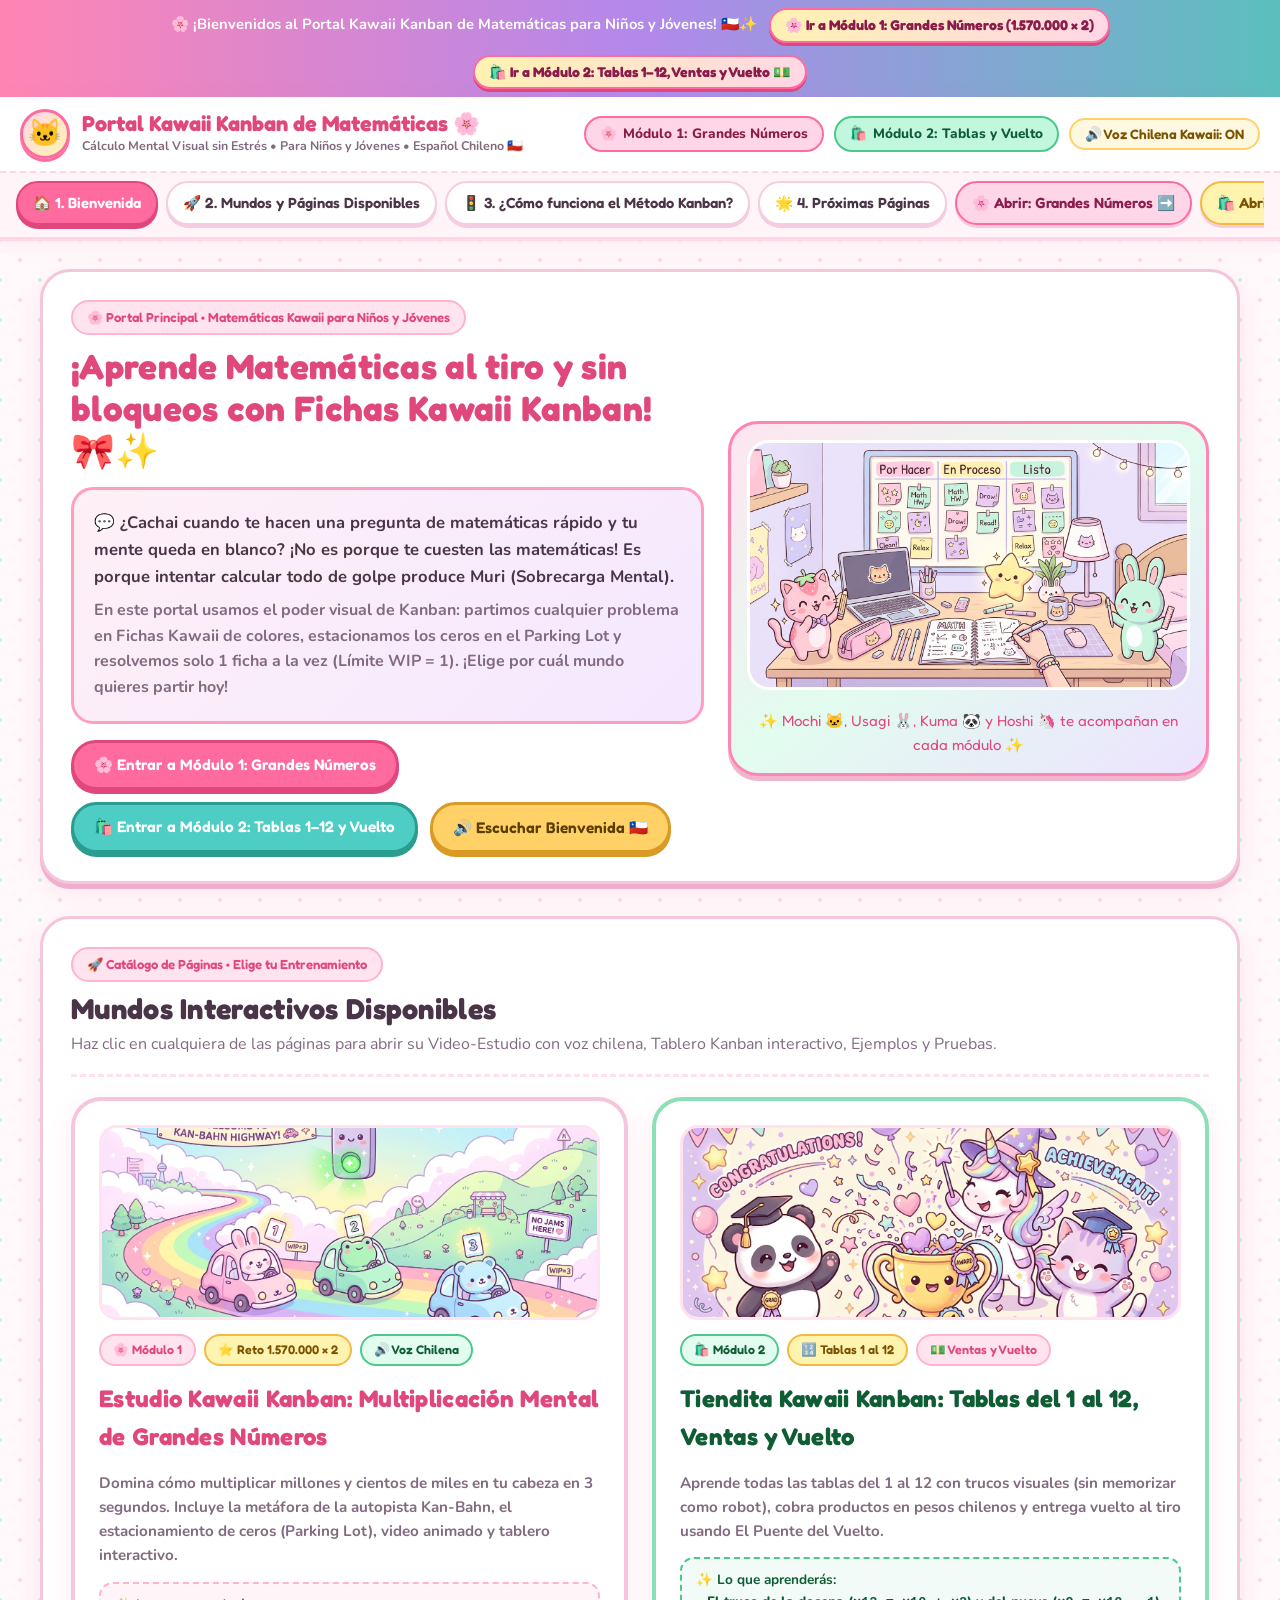
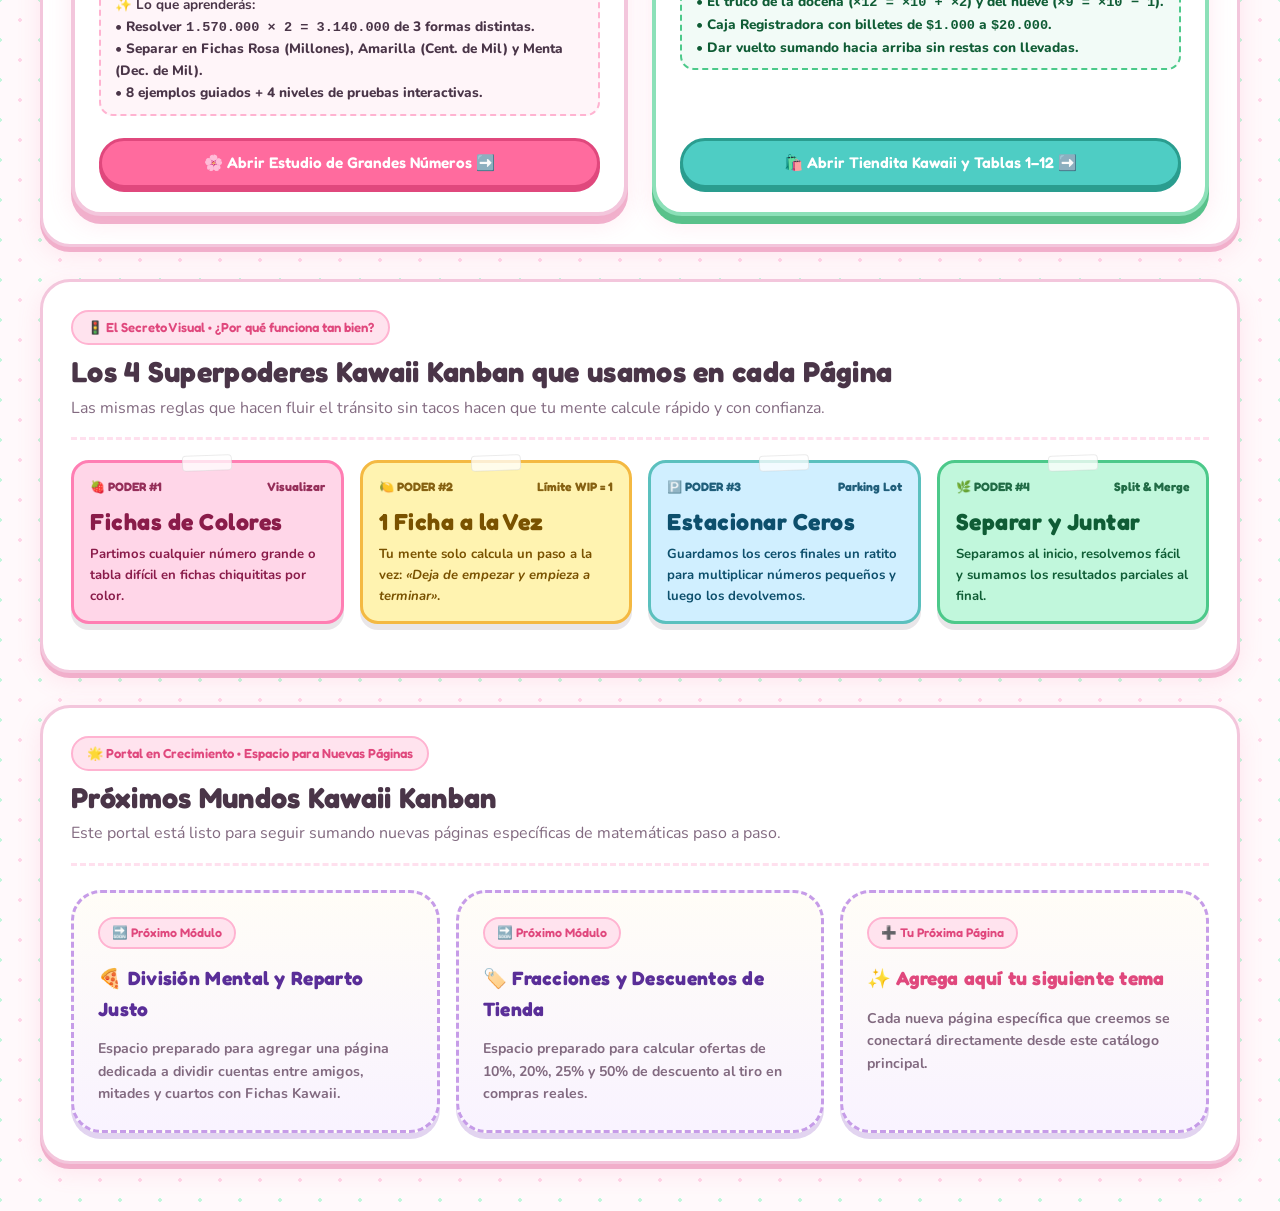
<file: index.html>
<!DOCTYPE html>
<html lang="es">
<head>
  <meta charset="UTF-8" />
  <meta name="viewport" content="width=device-width, initial-scale=1.0" />
  <title>Portal Kawaii Kanban de Matemáticas 🌸✨ | Cálculo Mental para Niños y Jóvenes</title>
  <!-- Google Fonts Kawaii: Fredoka & Nunito -->
  <link rel="preconnect" href="https://fonts.googleapis.com">
  <link rel="preconnect" href="https://fonts.gstatic.com" crossorigin>
  <link href="https://fonts.googleapis.com/css2?family=Fredoka:wght@500;600;700&family=Nunito:wght@600;700;800&display=swap" rel="stylesheet">
  <link rel="stylesheet" href="css/styles.css" />
</head>
<body>
  <canvas id="confetti-canvas"></canvas>

  <!-- Banner Superior con Links Rápidos -->
  <div class="top-banner">
    <span>🌸 ¡Bienvenidos al Portal Kawaii Kanban de Matemáticas para Niños y Jóvenes! 🇨🇱✨</span>
    <a href="grandes-numeros.html" class="sister-page-pill">🌸 Ir a Módulo 1: Grandes Números (1.570.000 × 2)</a>
    <a href="tiendita.html" class="sister-page-pill">🛍️ Ir a Módulo 2: Tablas 1–12, Ventas y Vuelto 💵</a>
  </div>

  <!-- Header Principal -->
  <header class="studio-header">
    <div class="header-inner">
      <a href="#inicio" class="brand-logo">
        <div class="brand-mascot">🐱</div>
        <div>
          <div class="brand-title">Portal Kawaii Kanban de Matemáticas 🌸</div>
          <div class="brand-subtitle">Cálculo Mental Visual sin Estrés • Para Niños y Jóvenes • Español Chileno 🇨🇱</div>
        </div>
      </a>

      <div class="header-stats">
        <a href="grandes-numeros.html" class="stat-pill" style="background:#FFD6E8; border-color:#FF6B9E; color:#8A1C4A;">
          <span>🌸</span> <span>Módulo 1: Grandes Números</span>
        </a>
        <a href="tiendita.html" class="stat-pill" style="background:#C1F7DC; border-color:#4CC98A; color:#0F5C35;">
          <span>🛍️</span> <span>Módulo 2: Tablas y Vuelto</span>
        </a>
        <button id="toggle-sound-btn" class="sound-btn" onclick="KawaiiSound.toggleSound()">
          🔊 Voz Chilena Kawaii: ON
        </button>
      </div>
    </div>

    <!-- Barra de Navegación del Portal -->
    <nav class="studio-nav" aria-label="Navegación del portal principal">
      <div class="nav-links-container">
        <a href="#inicio" class="nav-link active">🏠 1. Bienvenida</a>
        <a href="#modulos" class="nav-link">🚀 2. Mundos y Páginas Disponibles</a>
        <a href="#metodo-kanban" class="nav-link">🚦 3. ¿Cómo funciona el Método Kanban?</a>
        <a href="#proximos-mundos" class="nav-link">🌟 4. Próximas Páginas</a>
        <a href="grandes-numeros.html" class="nav-link" style="background:#FFD6E8; border-color:#FF6B9E; color:#8A1C4A;">🌸 Abrir: Grandes Números ➡️</a>
        <a href="tiendita.html" class="nav-link" style="background:#FFF3B0; border-color:#F4B942; color:#7A5200;">🛍️ Abrir: Tiendita 1–12 y Vuelto ➡️</a>
      </div>
    </nav>
  </header>

  <!-- Contenedor Principal del Portal -->
  <main class="portal-container">

    <!-- ====================================================================
         SECCIÓN 1: HERO DE BIENVENIDA GENERAL (#inicio)
         ==================================================================== -->
    <section id="inicio" class="studio-section">
      <span class="section-badge">🌸 Portal Principal • Matemáticas Kawaii para Niños y Jóvenes</span>
      <div class="hero-grid">
        <div>
          <h1 class="section-title" style="font-size:2.2rem; color:var(--pink-dark);">
            ¡Aprende Matemáticas al tiro y sin bloqueos con Fichas Kawaii Kanban! 🎀✨
          </h1>
          <div class="coni-welcome-bubble">
            <p style="font-weight:700; font-size:1.04rem;">
              💬 <strong>¿Cachai cuando te hacen una pregunta de matemáticas rápido y tu mente queda en blanco?</strong> ¡No es porque te cuesten las matemáticas! Es porque intentar calcular todo de golpe produce <strong>Muri (Sobrecarga Mental)</strong>.
            </p>
            <p style="margin-top:8px; font-weight:700; color:var(--text-muted);">
              En este portal usamos el poder visual de <strong>Kanban</strong>: partimos cualquier problema en <strong>Fichas Kawaii de colores</strong>, estacionamos los ceros en el <strong>Parking Lot</strong> y resolvemos <strong>solo 1 ficha a la vez (Límite WIP = 1)</strong>. ¡Elige por cuál mundo quieres partir hoy!
            </p>
          </div>

          <div style="display:flex; gap:12px; flex-wrap:wrap; margin-top:16px;">
            <a href="grandes-numeros.html" class="btn-kawaii">
              🌸 Entrar a Módulo 1: Grandes Números
            </a>
            <a href="tiendita.html" class="btn-kawaii btn-mint">
              🛍️ Entrar a Módulo 2: Tablas 1–12 y Vuelto
            </a>
            <button class="btn-kawaii btn-yellow"
                    onclick="KawaiiSound.playAudioOrSpeak('assets/audio/welcome-portal.mp3', '¡Hola! Bienvenidos al Portal Kawaii Kanban de Matemáticas. Elige tu mundo favorito para entrenar tu mente paso a paso sin estrés.')">
              🔊 Escuchar Bienvenida 🇨🇱
            </button>
          </div>
        </div>

        <div class="hero-illustration-box">
          <img src="assets/hero-coni-kawaii.jpg" alt="Portal Kawaii Kanban de Matemáticas con mascotas Mochi, Usagi y Hoshi" />
          <div style="margin-top:10px; font-family:'Fredoka',sans-serif; font-size:0.94rem; color:var(--pink-dark);">
            ✨ Mochi 🐱, Usagi 🐰, Kuma 🐼 y Hoshi 🦄 te acompañan en cada módulo ✨
          </div>
        </div>
      </div>
    </section>

    <!-- ====================================================================
         SECCIÓN 2: CATÁLOGO DE PÁGINAS / MÓDULOS ACTIVOS (#modulos)
         ==================================================================== -->
    <section id="modulos" class="studio-section">
      <span class="section-badge">🚀 Catálogo de Páginas • Elige tu Entrenamiento</span>
      <div class="section-header">
        <div>
          <h2 class="section-title">Mundos Interactivos Disponibles</h2>
          <p class="section-subtitle">
            Haz clic en cualquiera de las páginas para abrir su Video-Estudio con voz chilena, Tablero Kanban interactivo, Ejemplos y Pruebas.
          </p>
        </div>
      </div>

      <div class="portal-modules-grid">
        <!-- MÓDULO 1: GRANDES NÚMEROS -->
        <div class="portal-module-card">
          <img src="assets/kanbahn-kawaii.jpg" alt="Módulo 1: Multiplicación Mental de Grandes Números" class="portal-card-thumb" />
          <div class="portal-tag-row">
            <span class="portal-tag-pill">🌸 Módulo 1</span>
            <span class="portal-tag-pill yellow">⭐ Reto 1.570.000 × 2</span>
            <span class="portal-tag-pill mint">🔊 Voz Chilena</span>
          </div>
          <h3 style="font-size:1.5rem; color:var(--pink-dark);">
            Estudio Kawaii Kanban: Multiplicación Mental de Grandes Números
          </h3>
          <p style="font-weight:700; color:var(--text-muted); font-size:0.95rem;">
            Domina cómo multiplicar millones y cientos de miles en tu cabeza en 3 segundos. Incluye la metáfora de la autopista <strong>Kan-Bahn</strong>, el estacionamiento de ceros (<strong>Parking Lot</strong>), video animado y tablero interactivo.
          </p>
          <div style="background:var(--surface-soft); border:2px dashed #FFB3D1; border-radius:14px; padding:10px 14px; font-size:0.85rem; font-weight:800;">
            ✨ <strong>Lo que aprenderás:</strong><br>
            • Resolver <code>1.570.000 × 2 = 3.140.000</code> de 3 formas distintas.<br>
            • Separar en Fichas Rosa (Millones), Amarilla (Cent. de Mil) y Menta (Dec. de Mil).<br>
            • 8 ejemplos guiados + 4 niveles de pruebas interactivas.
          </div>
          <div style="margin-top:auto; padding-top:8px; display:flex; gap:10px; flex-wrap:wrap;">
            <a href="grandes-numeros.html" class="btn-kawaii" style="flex:1;">
              🌸 Abrir Estudio de Grandes Números ➡️
            </a>
          </div>
        </div>

        <!-- MÓDULO 2: TIENDITA KAWAII, TABLAS 1-12, VENTAS Y VUELTO -->
        <div class="portal-module-card module-mint">
          <img src="assets/kmm-mascot-badges.jpg" alt="Módulo 2: Tiendita Kawaii Kanban, Tablas del 1 al 12, Ventas y Vuelto" class="portal-card-thumb" />
          <div class="portal-tag-row">
            <span class="portal-tag-pill mint">🛍️ Módulo 2</span>
            <span class="portal-tag-pill yellow">🔢 Tablas 1 al 12</span>
            <span class="portal-tag-pill">💵 Ventas y Vuelto</span>
          </div>
          <h3 style="font-size:1.5rem; color:#0F5C35;">
            Tiendita Kawaii Kanban: Tablas del 1 al 12, Ventas y Vuelto
          </h3>
          <p style="font-weight:700; color:var(--text-muted); font-size:0.95rem;">
            Aprende todas las tablas del 1 al 12 con trucos visuales (sin memorizar como robot), cobra productos en pesos chilenos y entrega vuelto al tiro usando <strong>El Puente del Vuelto</strong>.
          </p>
          <div style="background:#F2FBF7; border:2px dashed #4CC98A; border-radius:14px; padding:10px 14px; font-size:0.85rem; font-weight:800; color:#0F5C35;">
            ✨ <strong>Lo que aprenderás:</strong><br>
            • El truco de la docena (<code>×12 = ×10 + ×2</code>) y del nueve (<code>×9 = ×10 − 1</code>).<br>
            • Caja Registradora con billetes de <code>$1.000</code> a <code>$20.000</code>.<br>
            • Dar vuelto sumando hacia arriba sin restas con llevadas.
          </div>
          <div style="margin-top:auto; padding-top:8px; display:flex; gap:10px; flex-wrap:wrap;">
            <a href="tiendita.html" class="btn-kawaii btn-mint" style="flex:1;">
              🛍️ Abrir Tiendita Kawaii y Tablas 1–12 ➡️
            </a>
          </div>
        </div>
      </div>
    </section>

    <!-- ====================================================================
         SECCIÓN 3: LAS 4 REGLAS MÁGICAS DE KANBAN EN TODAS LAS PÁGINAS (#metodo-kanban)
         ==================================================================== -->
    <section id="metodo-kanban" class="studio-section">
      <span class="section-badge">🚦 El Secreto Visual • ¿Por qué funciona tan bien?</span>
      <div class="section-header">
        <div>
          <h2 class="section-title">Los 4 Superpoderes Kawaii Kanban que usamos en cada Página</h2>
          <p class="section-subtitle">
            Las mismas reglas que hacen fluir el tránsito sin tacos hacen que tu mente calcule rápido y con confianza.
          </p>
        </div>
      </div>

      <div class="Star-flow-grid">
        <div class="kawaii-ticket ticket-millions">
          <div class="ticket-top-bar"><span>🍓 PODER #1</span><span>Visualizar</span></div>
          <div class="ticket-number">Fichas de Colores</div>
          <div class="ticket-subtext">Partimos cualquier número grande o tabla difícil en fichas chiquititas por color.</div>
        </div>

        <div class="kawaii-ticket ticket-hundred-k">
          <div class="ticket-top-bar"><span>🍋 PODER #2</span><span>Límite WIP = 1</span></div>
          <div class="ticket-number">1 Ficha a la Vez</div>
          <div class="ticket-subtext">Tu mente solo calcula un paso a la vez: <em>«Deja de empezar y empieza a terminar»</em>.</div>
        </div>

        <div class="kawaii-ticket ticket-zeros">
          <div class="ticket-top-bar"><span>🅿️ PODER #3</span><span>Parking Lot</span></div>
          <div class="ticket-number">Estacionar Ceros</div>
          <div class="ticket-subtext">Guardamos los ceros finales un ratito para multiplicar números pequeños y luego los devolvemos.</div>
        </div>

        <div class="kawaii-ticket ticket-ten-k">
          <div class="ticket-top-bar"><span>🌿 PODER #4</span><span>Split &amp; Merge</span></div>
          <div class="ticket-number">Separar y Juntar</div>
          <div class="ticket-subtext">Separamos al inicio, resolvemos fácil y sumamos los resultados parciales al final.</div>
        </div>
      </div>
    </section>

    <!-- ====================================================================
         SECCIÓN 4: ESPACIO PREPARADO PARA NUEVAS PÁGINAS ESPECÍFICAS (#proximos-mundos)
         ==================================================================== -->
    <section id="proximos-mundos" class="studio-section">
      <span class="section-badge">🌟 Portal en Crecimiento • Espacio para Nuevas Páginas</span>
      <div class="section-header">
        <div>
          <h2 class="section-title">Próximos Mundos Kawaii Kanban</h2>
          <p class="section-subtitle">
            Este portal está listo para seguir sumando nuevas páginas específicas de matemáticas paso a paso.
          </p>
        </div>
      </div>

      <div class="studio-hub-grid">
        <!-- Ejemplo de tarjeta lista para agregar una futura página -->
        <div class="portal-module-card module-upcoming">
          <div class="portal-tag-row">
            <span class="portal-tag-pill">🔜 Próximo Módulo</span>
          </div>
          <h4 style="font-size:1.2rem; color:#5A2E98;">🍕 División Mental y Reparto Justo</h4>
          <p style="font-size:0.88rem; font-weight:700; color:var(--text-muted);">
            Espacio preparado para agregar una página dedicada a dividir cuentas entre amigos, mitades y cuartos con Fichas Kawaii.
          </p>
        </div>

        <div class="portal-module-card module-upcoming">
          <div class="portal-tag-row">
            <span class="portal-tag-pill">🔜 Próximo Módulo</span>
          </div>
          <h4 style="font-size:1.2rem; color:#5A2E98;">🏷️ Fracciones y Descuentos de Tienda</h4>
          <p style="font-size:0.88rem; font-weight:700; color:var(--text-muted);">
            Espacio preparado para calcular ofertas de 10%, 20%, 25% y 50% de descuento al tiro en compras reales.
          </p>
        </div>

        <div class="portal-module-card module-upcoming">
          <div class="portal-tag-row">
            <span class="portal-tag-pill">➕ Tu Próxima Página</span>
          </div>
          <h4 style="font-size:1.2rem; color:var(--pink-dark);">✨ Agrega aquí tu siguiente tema</h4>
          <p style="font-size:0.88rem; font-weight:700; color:var(--text-muted);">
            Cada nueva página específica que creemos se conectará directamente desde este catálogo principal.
          </p>
        </div>
      </div>
    </section>

  </main>

  <script src="js/sound.js"></script>
</body>
</html>
</file>
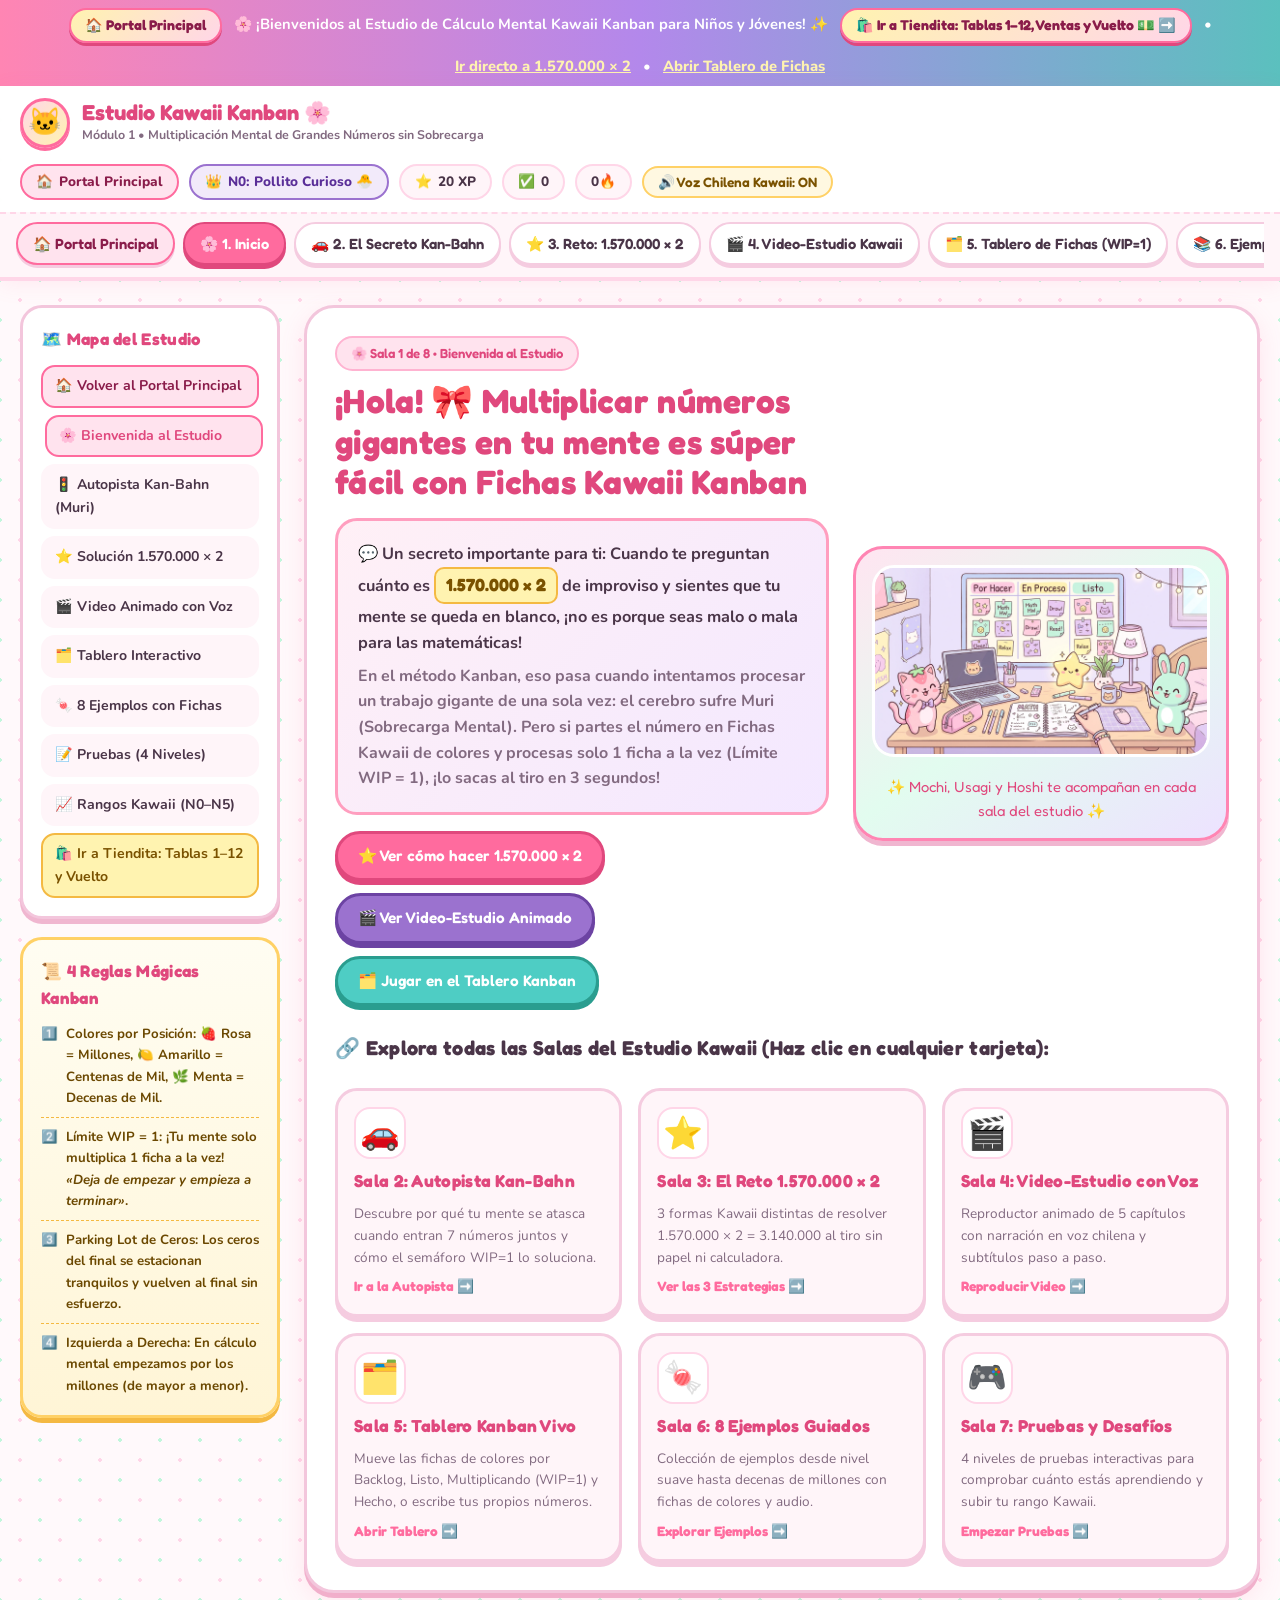
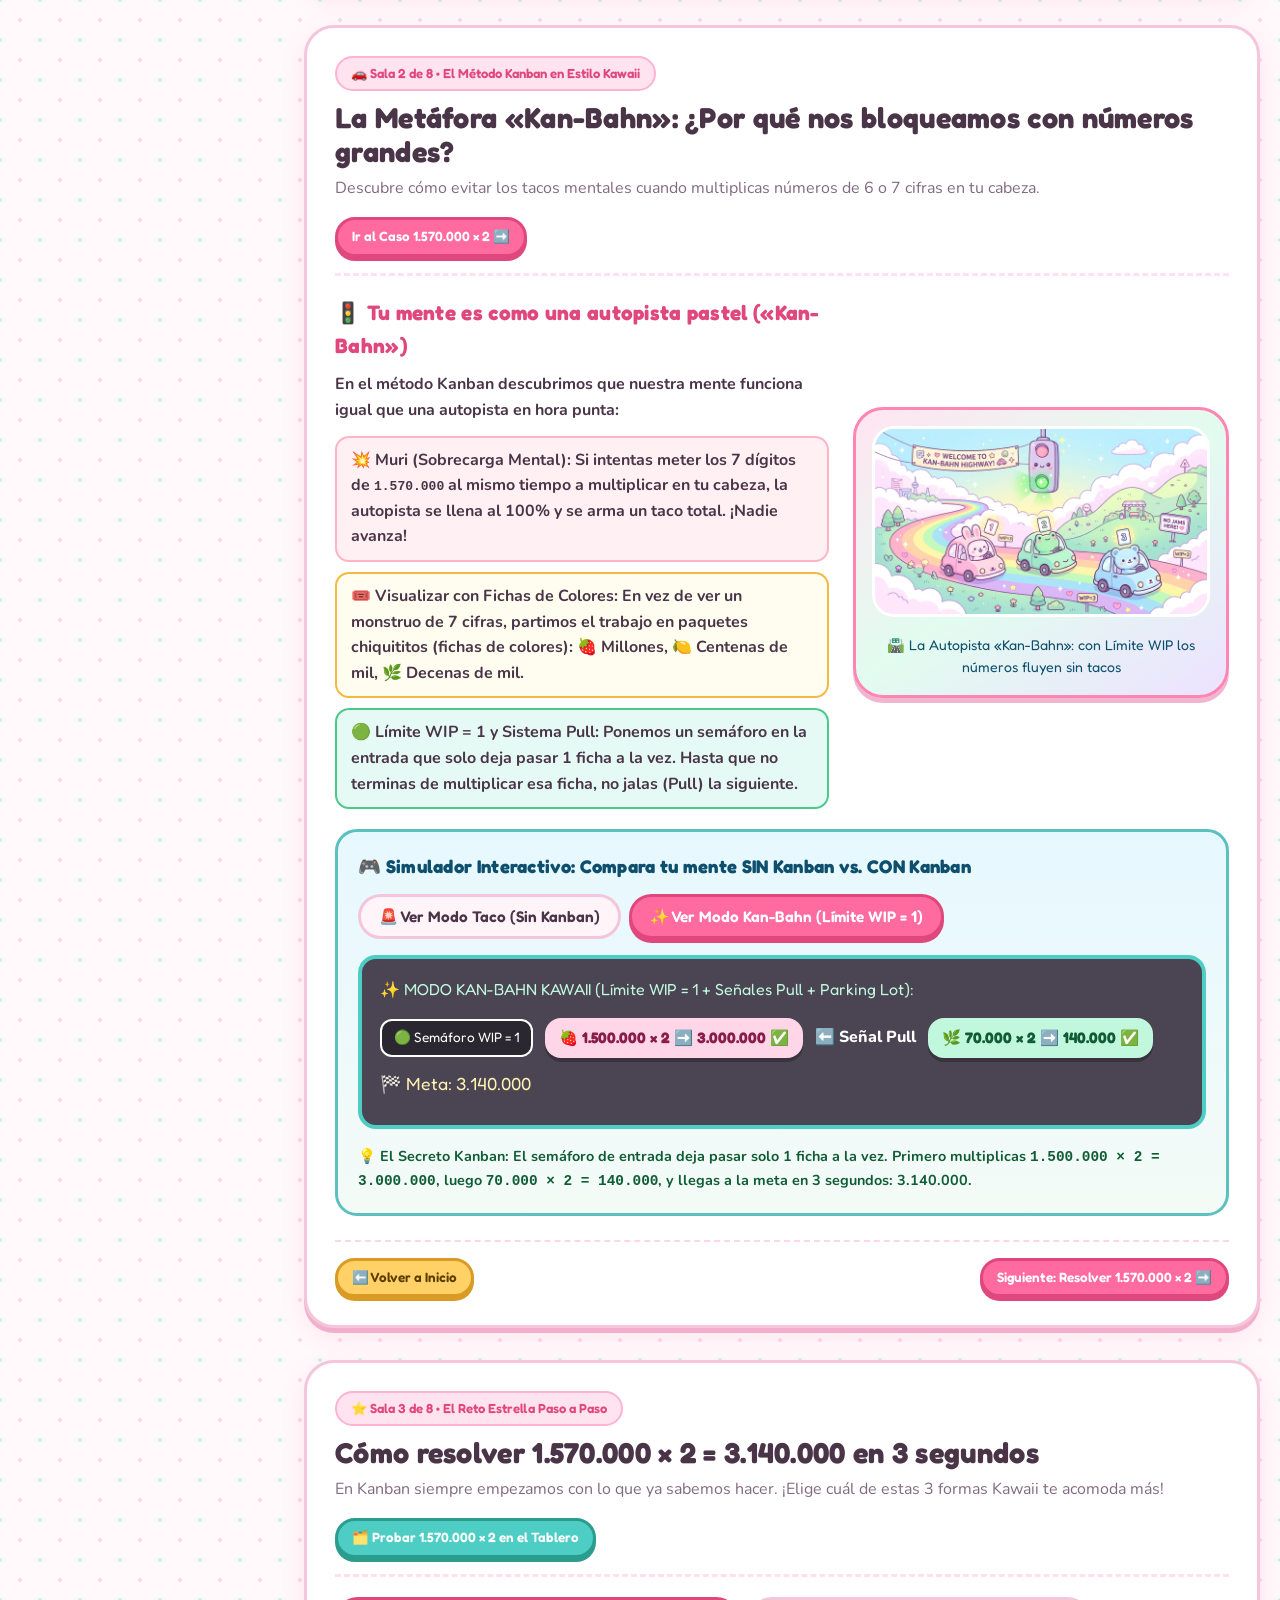
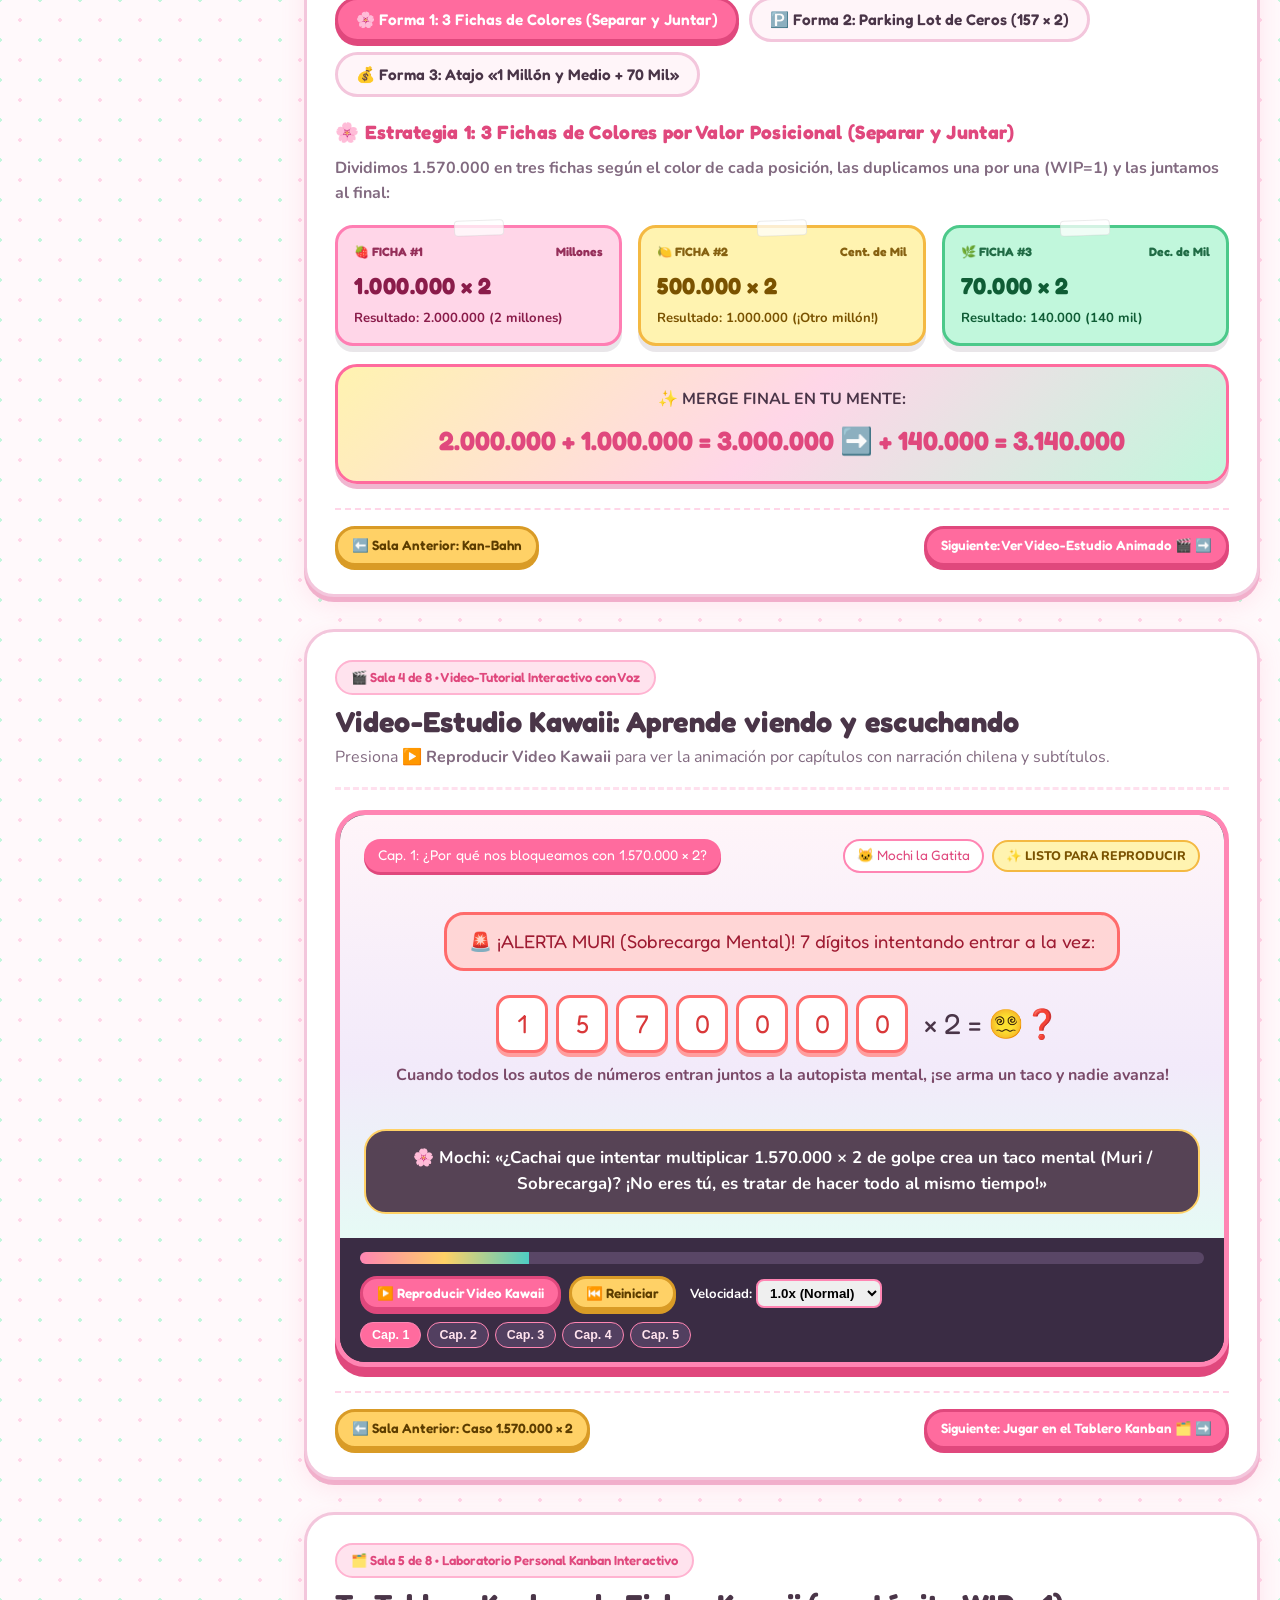
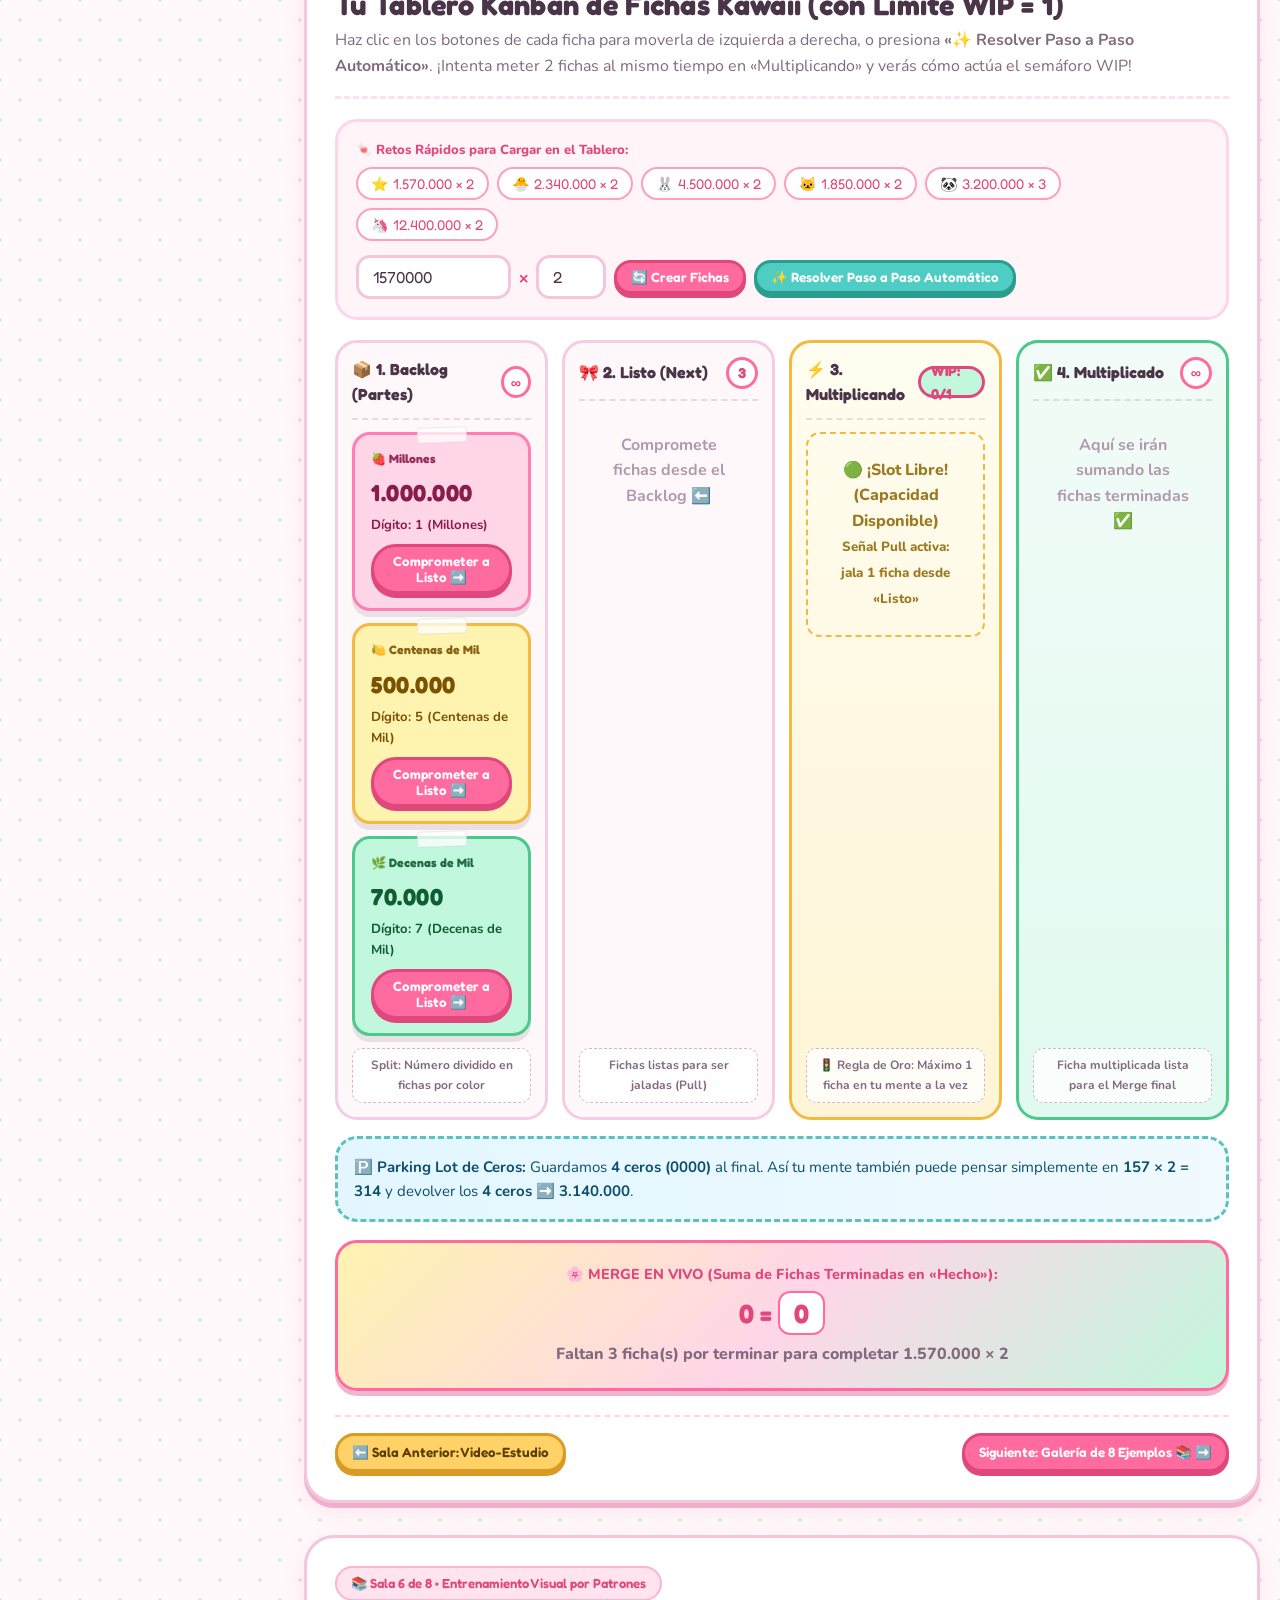
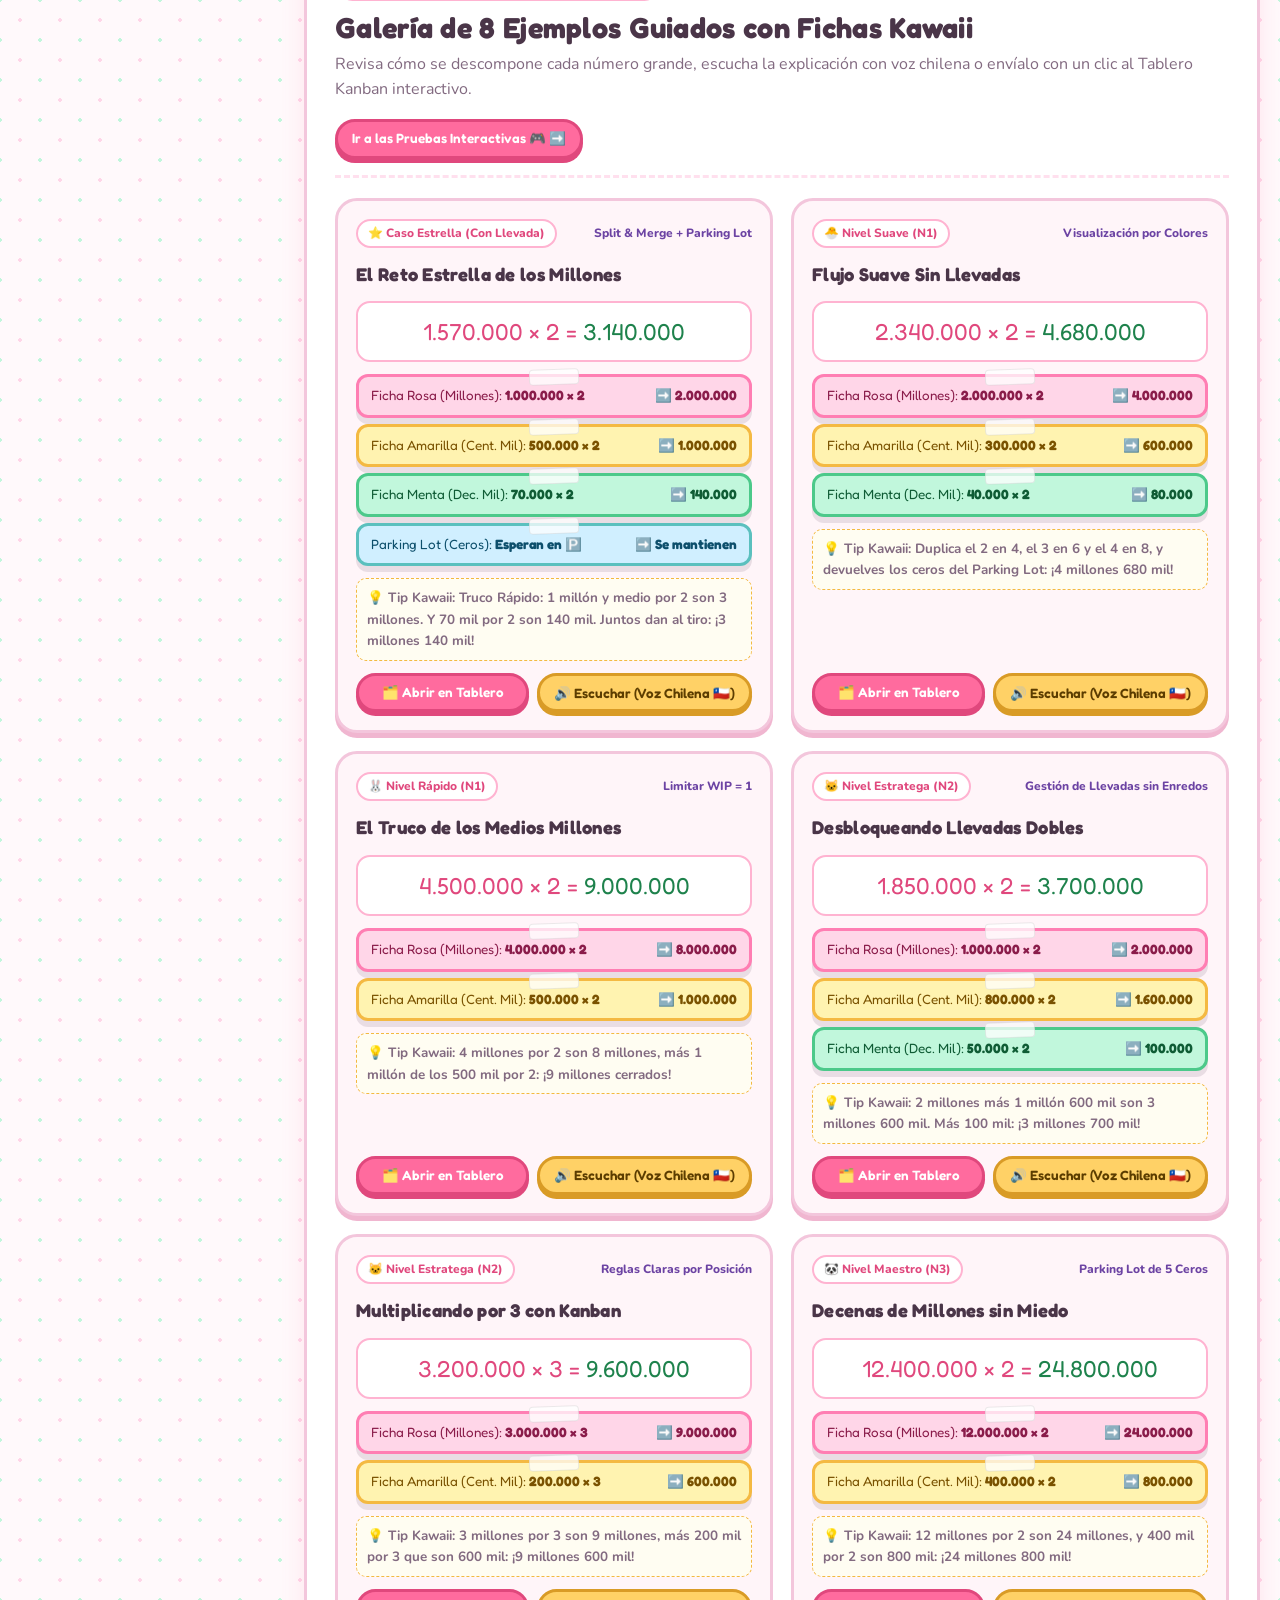
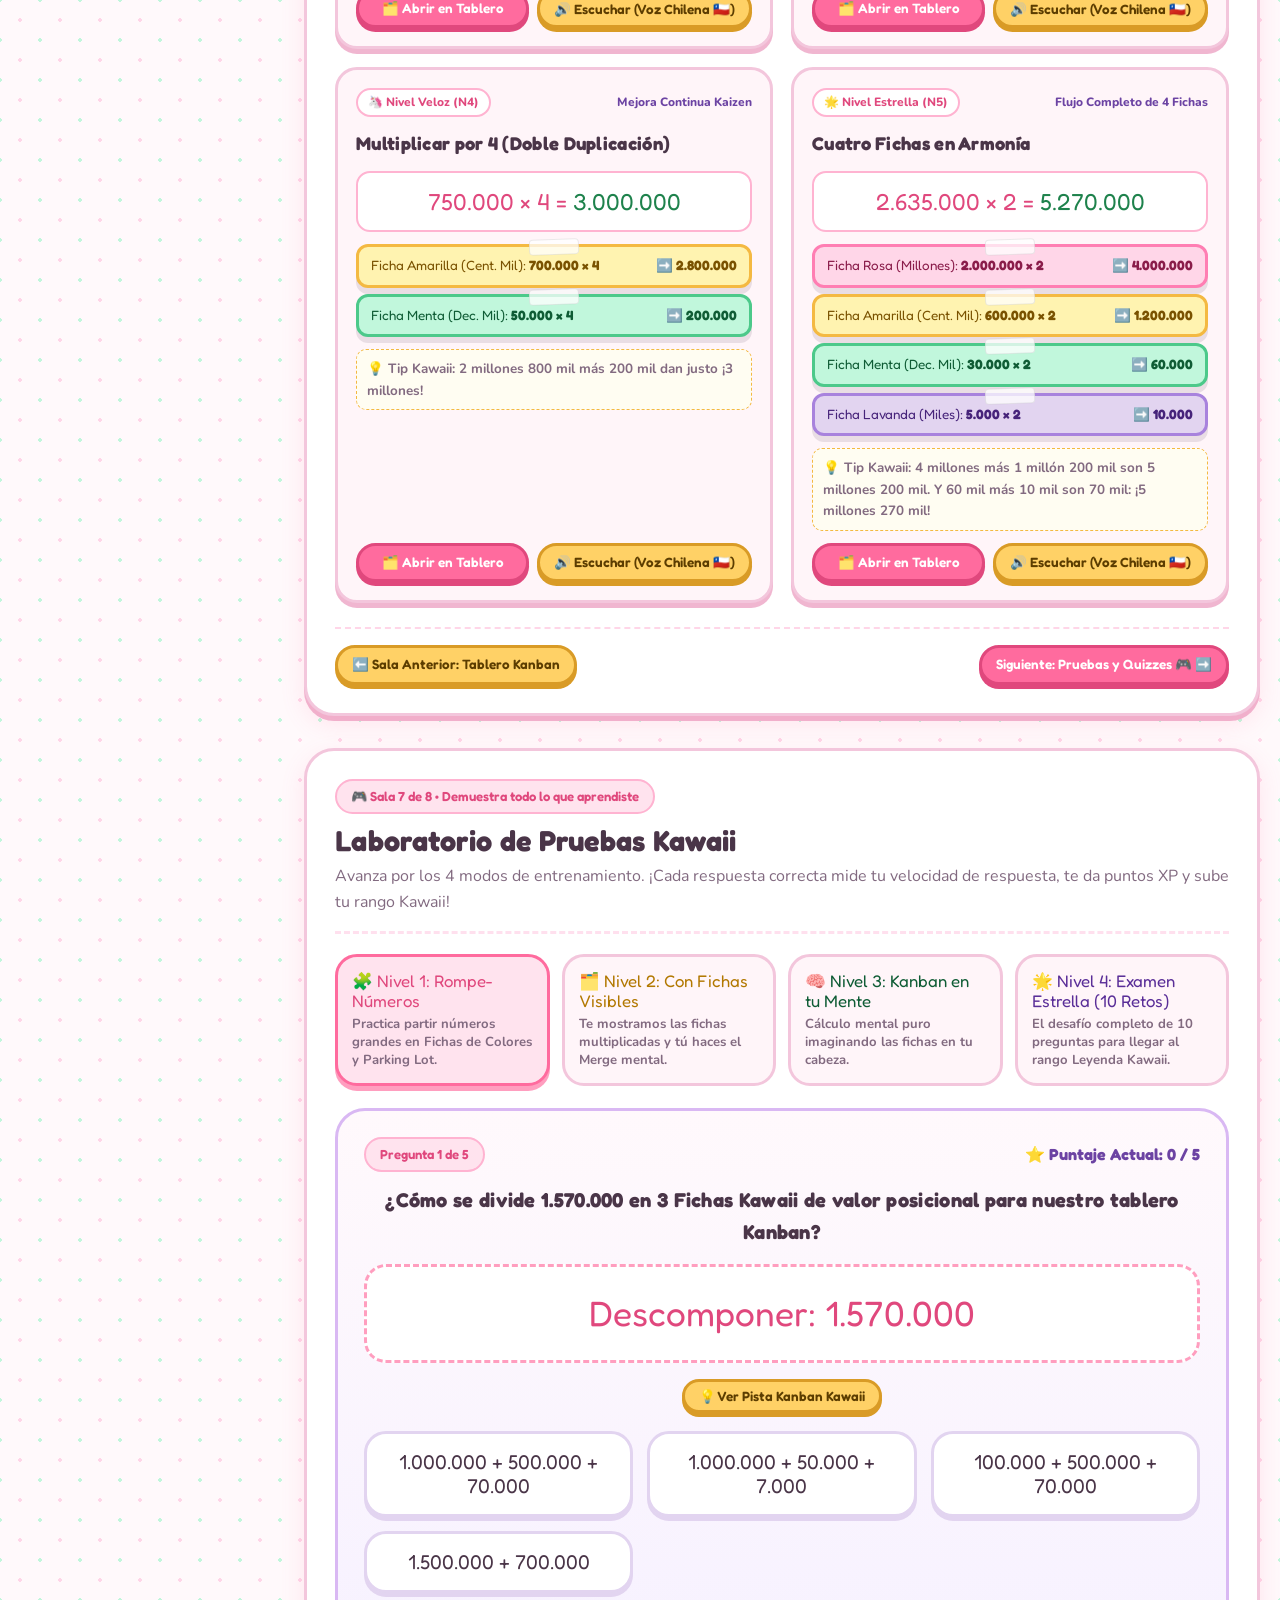
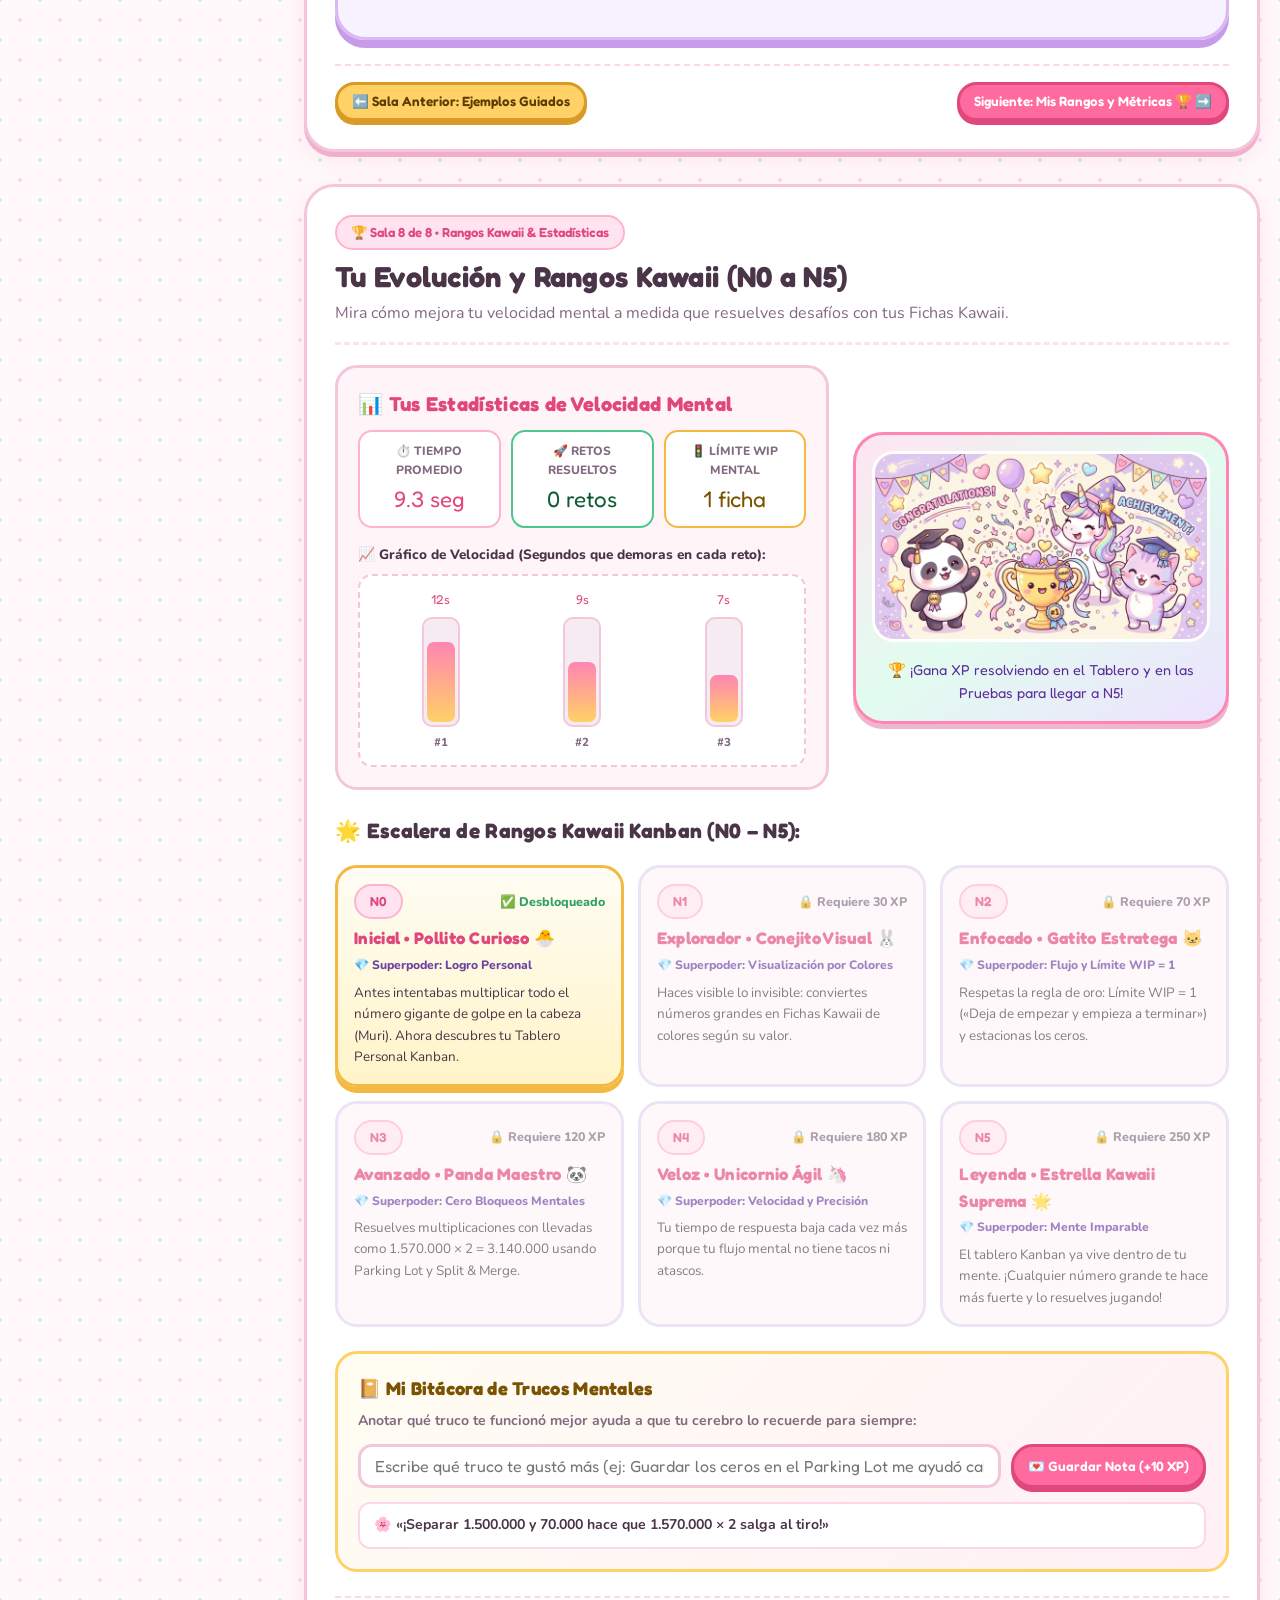
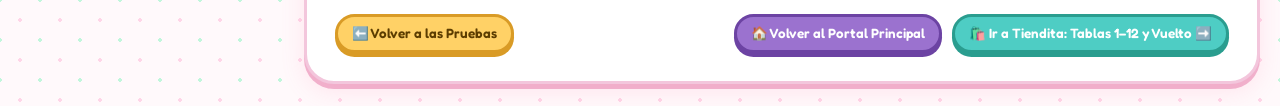
<file: grandes-numeros.html>
<!DOCTYPE html>
<html lang="es">
<head>
  <meta charset="UTF-8" />
  <meta name="viewport" content="width=device-width, initial-scale=1.0" />
  <title>Estudio Kawaii Kanban 🌸 | Multiplicación Mental de Grandes Números</title>
  <!-- Google Fonts Kawaii: Fredoka & Nunito -->
  <link rel="preconnect" href="https://fonts.googleapis.com">
  <link rel="preconnect" href="https://fonts.gstatic.com" crossorigin>
  <link href="https://fonts.googleapis.com/css2?family=Fredoka:wght@500;600;700&family=Nunito:wght@600;700;800&display=swap" rel="stylesheet">
  <link rel="stylesheet" href="css/styles.css" />
</head>
<body>
  <canvas id="confetti-canvas"></canvas>

  <!-- Banner Superior con Links Rápidos -->
  <div class="top-banner">
    <a href="index.html" class="sister-page-pill">🏠 Portal Principal</a>
    <span>🌸 ¡Bienvenidos al Estudio de Cálculo Mental Kawaii Kanban para Niños y Jóvenes! ✨</span>
    <a href="tiendita.html" class="sister-page-pill">🛍️ Ir a Tiendita: Tablas 1–12, Ventas y Vuelto 💵 ➡️</a> •
    <a href="#caso-estrella">Ir directo a 1.570.000 × 2</a> •
    <a href="#tablero-kanban">Abrir Tablero de Fichas</a>
  </div>

  <!-- Header Principal + Barra de Navegación con Múltiples Links -->
  <header class="studio-header">
    <div class="header-inner">
      <a href="index.html" class="brand-logo" title="Volver al Portal Principal">
        <div class="brand-mascot">🐱</div>
        <div>
          <div class="brand-title">Estudio Kawaii Kanban 🌸</div>
          <div class="brand-subtitle">Módulo 1 • Multiplicación Mental de Grandes Números sin Sobrecarga</div>
        </div>
      </a>

      <div class="header-stats">
        <a href="index.html" class="stat-pill" style="background:#FFE3EE; border-color:#FF6B9E; color:#8A1C4A;" title="Ir al Portal Principal de Módulos">
          <span>🏠</span> <span>Portal Principal</span>
        </a>
        <a href="#progreso-kmm" class="stat-pill kmm-badge" title="Tu Rango Kawaii Kanban">
          <span>👑</span> <span id="header-kmm-val">N0: Pollito Curioso 🐣</span>
        </a>
        <a href="#progreso-kmm" class="stat-pill" title="Puntos de Experiencia Kawaii">
          <span>⭐</span> <span id="header-xp-val">20 XP</span>
        </a>
        <a href="#pruebas" class="stat-pill" title="Retos Resueltos">
          <span>✅</span> <span id="header-solved-val">0</span>
        </a>
        <a href="#pruebas" class="stat-pill" title="Racha Actual">
          <span id="header-streak-val">0🔥</span>
        </a>
        <button id="toggle-sound-btn" class="sound-btn" onclick="KawaiiSound.toggleSound()">
          🔊 Voz Chilena Kawaii: ON
        </button>
      </div>
    </div>

    <!-- Menú Horizontal con Múltiples Links dentro de la Página -->
    <nav class="studio-nav" aria-label="Navegación principal del estudio">
      <div class="nav-links-container">
        <a href="index.html" class="nav-link" style="background:#FFE3EE; border-color:#FF6B9E; color:#8A1C4A;">🏠 Portal Principal</a>
        <a href="#inicio" class="nav-link active">🌸 1. Inicio</a>
        <a href="#secreto-kanban" class="nav-link">🚗 2. El Secreto Kan-Bahn</a>
        <a href="#caso-estrella" class="nav-link">⭐ 3. Reto: 1.570.000 × 2</a>
        <a href="#video-estudio" class="nav-link">🎬 4. Video-Estudio Kawaii</a>
        <a href="#tablero-kanban" class="nav-link">🗂️ 5. Tablero de Fichas (WIP=1)</a>
        <a href="#ejemplos" class="nav-link">📚 6. Ejemplos Guiados</a>
        <a href="#pruebas" class="nav-link">🎮 7. Pruebas y Quizzes</a>
        <a href="#progreso-kmm" class="nav-link">🏆 8. Rangos y Métricas</a>
        <a href="tiendita.html" class="nav-link" style="background:#FFF3B0; border-color:#F4B942; color:#7A5200;">🛍️ Módulo 2: Tablas 1–12 y Vuelto 💵</a>
      </div>
    </nav>
  </header>

  <!-- Layout con Sidebar de Links + Contenido del Estudio -->
  <div class="studio-layout">
    <!-- Sidebar Izquierdo: Mapa del Estudio y Reglas Mágicas -->
    <aside class="studio-sidebar">
      <div class="sidebar-card">
        <h3>🗺️ Mapa del Estudio</h3>
        <ul class="quick-links-list">
          <li><a href="index.html" style="background:#FFE3EE; border:2px solid #FF6B9E; color:#8A1C4A;">🏠 Volver al Portal Principal</a></li>
          <li><a href="#inicio" class="active">🌸 Bienvenida al Estudio</a></li>
          <li><a href="#secreto-kanban">🚦 Autopista Kan-Bahn (Muri)</a></li>
          <li><a href="#caso-estrella">⭐ Solución 1.570.000 × 2</a></li>
          <li><a href="#video-estudio">🎬 Video Animado con Voz</a></li>
          <li><a href="#tablero-kanban">🗂️ Tablero Interactivo</a></li>
          <li><a href="#ejemplos">🍬 8 Ejemplos con Fichas</a></li>
          <li><a href="#pruebas">📝 Pruebas (4 Niveles)</a></li>
          <li><a href="#progreso-kmm">📈 Rangos Kawaii (N0–N5)</a></li>
          <li><a href="tiendita.html" style="background:#FFF3B0; border:2px solid #F4B942; color:#7A5200;">🛍️ Ir a Tiendita: Tablas 1–12 y Vuelto</a></li>
        </ul>
      </div>

      <!-- Reglas Mágicas Explícitas -->
      <div class="sidebar-card explicit-policies-box">
        <h3>📜 4 Reglas Mágicas Kanban</h3>
        <div class="policy-item">
          <span>1️⃣</span>
          <span><strong>Colores por Posición:</strong> 🍓 Rosa = Millones, 🍋 Amarillo = Centenas de Mil, 🌿 Menta = Decenas de Mil.</span>
        </div>
        <div class="policy-item">
          <span>2️⃣</span>
          <span><strong>Límite WIP = 1:</strong> ¡Tu mente solo multiplica 1 ficha a la vez! <em>«Deja de empezar y empieza a terminar»</em>.</span>
        </div>
        <div class="policy-item">
          <span>3️⃣</span>
          <span><strong>Parking Lot de Ceros:</strong> Los ceros del final se estacionan tranquilos y vuelven al final sin esfuerzo.</span>
        </div>
        <div class="policy-item">
          <span>4️⃣</span>
          <span><strong>Izquierda a Derecha:</strong> En cálculo mental empezamos por los millones (de mayor a menor).</span>
        </div>
      </div>
    </aside>

    <!-- Contenido Principal del Estudio -->
    <main class="studio-main">

      <!-- ====================================================================
           SECCIÓN 1: INICIO Y BIENVENIDA (#inicio)
           ==================================================================== -->
      <section id="inicio" class="studio-section">
        <span class="section-badge">🌸 Sala 1 de 8 • Bienvenida al Estudio</span>
        <div class="hero-grid">
          <div>
            <h1 class="section-title" style="font-size:2.1rem; color:var(--pink-dark);">
              ¡Hola! 🎀 Multiplicar números gigantes en tu mente es súper fácil con Fichas Kawaii Kanban
            </h1>
            <div class="coni-welcome-bubble">
              <p style="font-weight:700; font-size:1.02rem;">
                💬 <strong>Un secreto importante para ti:</strong> Cuando te preguntan cuánto es <span class="problem-highlight-pill">1.570.000 × 2</span> de improviso y sientes que tu mente se queda en blanco, <strong>¡no es porque seas malo o mala para las matemáticas!</strong>
              </p>
              <p style="margin-top:8px; font-weight:700; color:var(--text-muted);">
                En el método <strong>Kanban</strong>, eso pasa cuando intentamos procesar un trabajo gigante de una sola vez: el cerebro sufre <strong>Muri (Sobrecarga Mental)</strong>. Pero si partes el número en <strong>Fichas Kawaii de colores</strong> y procesas <strong>solo 1 ficha a la vez (Límite WIP = 1)</strong>, ¡lo sacas al tiro en 3 segundos!
              </p>
            </div>

            <div style="display:flex; gap:12px; flex-wrap:wrap; margin-top:16px;">
              <a href="#caso-estrella" class="btn-kawaii">⭐ Ver cómo hacer 1.570.000 × 2</a>
              <a href="#video-estudio" class="btn-kawaii btn-lavender">🎬 Ver Video-Estudio Animado</a>
              <a href="#tablero-kanban" class="btn-kawaii btn-mint">🗂️ Jugar en el Tablero Kanban</a>
            </div>
          </div>

          <div class="hero-illustration-box">
            <img src="assets/hero-coni-kawaii.jpg" alt="Estudio Kawaii Kanban con mascotas y fichas de colores" />
            <div style="margin-top:10px; font-family:'Fredoka',sans-serif; font-size:0.92rem; color:var(--pink-dark);">
              ✨ Mochi, Usagi y Hoshi te acompañan en cada sala del estudio ✨
            </div>
          </div>
        </div>

        <!-- Tarjetas de Acceso Rápido a todas las Salas -->
        <div style="margin-top:26px;">
          <h3 style="font-size:1.25rem; color:var(--text-main); margin-bottom:6px;">
            🔗 Explora todas las Salas del Estudio Kawaii (Haz clic en cualquier tarjeta):
          </h3>
          <div class="studio-hub-grid">
            <a href="#secreto-kanban" class="hub-link-card">
              <div class="hub-card-icon">🚗</div>
              <h4>Sala 2: Autopista Kan-Bahn</h4>
              <p>Descubre por qué tu mente se atasca cuando entran 7 números juntos y cómo el semáforo WIP=1 lo soluciona.</p>
              <span class="hub-card-cta">Ir a la Autopista ➡️</span>
            </a>

            <a href="#caso-estrella" class="hub-link-card">
              <div class="hub-card-icon">⭐</div>
              <h4>Sala 3: El Reto 1.570.000 × 2</h4>
              <p>3 formas Kawaii distintas de resolver 1.570.000 × 2 = 3.140.000 al tiro sin papel ni calculadora.</p>
              <span class="hub-card-cta">Ver las 3 Estrategias ➡️</span>
            </a>

            <a href="#video-estudio" class="hub-link-card">
              <div class="hub-card-icon">🎬</div>
              <h4>Sala 4: Video-Estudio con Voz</h4>
              <p>Reproductor animado de 5 capítulos con narración en voz chilena y subtítulos paso a paso.</p>
              <span class="hub-card-cta">Reproducir Video ➡️</span>
            </a>

            <a href="#tablero-kanban" class="hub-link-card">
              <div class="hub-card-icon">🗂️</div>
              <h4>Sala 5: Tablero Kanban Vivo</h4>
              <p>Mueve las fichas de colores por Backlog, Listo, Multiplicando (WIP=1) y Hecho, o escribe tus propios números.</p>
              <span class="hub-card-cta">Abrir Tablero ➡️</span>
            </a>

            <a href="#ejemplos" class="hub-link-card">
              <div class="hub-card-icon">🍬</div>
              <h4>Sala 6: 8 Ejemplos Guiados</h4>
              <p>Colección de ejemplos desde nivel suave hasta decenas de millones con fichas de colores y audio.</p>
              <span class="hub-card-cta">Explorar Ejemplos ➡️</span>
            </a>

            <a href="#pruebas" class="hub-link-card">
              <div class="hub-card-icon">🎮</div>
              <h4>Sala 7: Pruebas y Desafíos</h4>
              <p>4 niveles de pruebas interactivas para comprobar cuánto estás aprendiendo y subir tu rango Kawaii.</p>
              <span class="hub-card-cta">Empezar Pruebas ➡️</span>
            </a>
          </div>
        </div>
      </section>

      <!-- ====================================================================
           SECCIÓN 2: EL SECRETO KANBAN & LA AUTOPISTA KAN-BAHN (#secreto-kanban)
           ==================================================================== -->
      <section id="secreto-kanban" class="studio-section">
        <span class="section-badge">🚗 Sala 2 de 8 • El Método Kanban en Estilo Kawaii</span>
        <div class="section-header">
          <div>
            <h2 class="section-title">La Metáfora «Kan-Bahn»: ¿Por qué nos bloqueamos con números grandes?</h2>
            <p class="section-subtitle">
              Descubre cómo evitar los tacos mentales cuando multiplicas números de 6 o 7 cifras en tu cabeza.
            </p>
          </div>
          <a href="#caso-estrella" class="btn-kawaii btn-sm">Ir al Caso 1.570.000 × 2 ➡️</a>
        </div>

        <div class="hero-grid">
          <div>
            <h3 style="color:var(--pink-dark); font-size:1.3rem; margin-bottom:10px;">
              🚦 Tu mente es como una autopista pastel («Kan-Bahn»)
            </h3>
            <p style="font-weight:700; margin-bottom:12px;">
              En el método Kanban descubrimos que nuestra mente funciona igual que una autopista en hora punta:
            </p>
            <ul style="list-style:none; display:flex; flex-direction:column; gap:10px; font-weight:700;">
              <li style="background:#FFF0F3; border:2px solid #FFB3C6; padding:10px 14px; border-radius:14px;">
                💥 <strong>Muri (Sobrecarga Mental):</strong> Si intentas meter los 7 dígitos de <code>1.570.000</code> al mismo tiempo a multiplicar en tu cabeza, la autopista se llena al 100% y se arma un <strong>taco total</strong>. ¡Nadie avanza!
              </li>
              <li style="background:#FFFDF0; border:2px solid #F4B942; padding:10px 14px; border-radius:14px;">
                🎟️ <strong>Visualizar con Fichas de Colores:</strong> En vez de ver un monstruo de 7 cifras, partimos el trabajo en paquetes chiquititos (fichas de colores): 🍓 <strong>Millones</strong>, 🍋 <strong>Centenas de mil</strong>, 🌿 <strong>Decenas de mil</strong>.
              </li>
              <li style="background:#E6FAF5; border:2px solid #4CC98A; padding:10px 14px; border-radius:14px;">
                🟢 <strong>Límite WIP = 1 y Sistema Pull:</strong> Ponemos un semáforo en la entrada que solo deja pasar <strong>1 ficha a la vez</strong>. Hasta que no terminas de multiplicar esa ficha, no jalas (Pull) la siguiente.
              </li>
            </ul>
          </div>

          <div class="hero-illustration-box">
            <img src="assets/kanbahn-kawaii.jpg" alt="Ilustración Kawaii de la Autopista Kan-Bahn con carritos de números" />
            <div style="margin-top:8px; font-family:'Fredoka',sans-serif; font-size:0.88rem; color:#0D4F6C;">
              🛣️ La Autopista «Kan-Bahn»: con Límite WIP los números fluyen sin tacos
            </div>
          </div>
        </div>

        <!-- Simulador Interactivo de Tráfico Mental -->
        <div class="kanbahn-simulator">
          <div style="display:flex; justify-content:space-between; align-items:center; flex-wrap:wrap; gap:12px;">
            <h4 style="font-size:1.15rem; color:#0D4F6C;">
              🎮 Simulador Interactivo: Compara tu mente SIN Kanban vs. CON Kanban
            </h4>
            <div style="display:flex; gap:8px; flex-wrap:wrap;">
              <button id="btn-kanbahn-jam" class="strategy-tab-btn" onclick="StudioApp.renderKanBahnMode('jam'); KawaiiSound.playWipAlert();">
                🚨 Ver Modo Taco (Sin Kanban)
              </button>
              <button id="btn-kanbahn-flow" class="strategy-tab-btn active" onclick="StudioApp.renderKanBahnMode('kanbahn'); KawaiiSound.playCardPull();">
                ✨ Ver Modo Kan-Bahn (Límite WIP = 1)
              </button>
            </div>
          </div>
          <div id="kanbahn-Interactive-view"></div>
        </div>

        <div class="section-footer-links">
          <a href="#inicio" class="btn-kawaii btn-yellow btn-sm">⬅️ Volver a Inicio</a>
          <a href="#caso-estrella" class="btn-kawaii btn-sm">Siguiente: Resolver 1.570.000 × 2 ➡️</a>
        </div>
      </section>

      <!-- ====================================================================
           SECCIÓN 3: EL CASO ESTRELLA: 1.570.000 × 2 (#caso-estrella)
           ==================================================================== -->
      <section id="caso-estrella" class="studio-section">
        <span class="section-badge">⭐ Sala 3 de 8 • El Reto Estrella Paso a Paso</span>
        <div class="section-header">
          <div>
            <h2 class="section-title">Cómo resolver 1.570.000 × 2 = 3.140.000 en 3 segundos</h2>
            <p class="section-subtitle">
              En Kanban siempre empezamos con lo que ya sabemos hacer. ¡Elige cuál de estas 3 formas Kawaii te acomoda más!
            </p>
          </div>
          <a href="#tablero-kanban" class="btn-kawaii btn-mint btn-sm" onclick="KawaiiKanbanBoard.loadPreset(1570000, 2)">
            🗂️ Probar 1.570.000 × 2 en el Tablero
          </a>
        </div>

        <div class="strategy-tabs">
          <button id="strat-btn-1" class="strategy-tab-btn active" onclick="StudioApp.renderStarStrategy(1)">
            🌸 Forma 1: 3 Fichas de Colores (Separar y Juntar)
          </button>
          <button id="strat-btn-2" class="strategy-tab-btn" onclick="StudioApp.renderStarStrategy(2)">
            🅿️ Forma 2: Parking Lot de Ceros (157 × 2)
          </button>
          <button id="strat-btn-3" class="strategy-tab-btn" onclick="StudioApp.renderStarStrategy(3)">
            💰 Forma 3: Atajo «1 Millón y Medio + 70 Mil»
          </button>
        </div>

        <div id="star-strategy-content"></div>

        <div class="section-footer-links">
          <a href="#secreto-kanban" class="btn-kawaii btn-yellow btn-sm">⬅️ Sala Anterior: Kan-Bahn</a>
          <a href="#video-estudio" class="btn-kawaii btn-sm">Siguiente: Ver Video-Estudio Animado 🎬 ➡️</a>
        </div>
      </section>

      <!-- ====================================================================
           SECCIÓN 4: VIDEO-ESTUDIO ANIMADO KAWAII (#video-estudio)
           ==================================================================== -->
      <section id="video-estudio" class="studio-section">
        <span class="section-badge">🎬 Sala 4 de 8 • Video-Tutorial Interactivo con Voz</span>
        <div class="section-header">
          <div>
            <h2 class="section-title">Video-Estudio Kawaii: Aprende viendo y escuchando</h2>
            <p class="section-subtitle">
              Presiona <strong>▶️ Reproducir Video Kawaii</strong> para ver la animación por capítulos con narración chilena y subtítulos.
            </p>
          </div>
        </div>

        <div class="kawaii-video-wrapper">
          <div class="video-stage">
            <div class="video-top-hud">
              <span id="video-chapter-title" class="video-chapter-pill">Cap. 1</span>
              <div style="display:flex; gap:8px; align-items:center;">
                <span id="video-mascot-badge" style="background:#FFF; border:2px solid #FF85B3; padding:4px 12px; border-radius:999px; font-family:'Fredoka',sans-serif; font-size:0.85rem; color:var(--pink-dark);">
                  🐱 Mochi
                </span>
                <span id="video-status-badge" style="background:#FFF3B0; border:2px solid #F4B942; padding:4px 12px; border-radius:999px; font-size:0.78rem; font-weight:800; color:#7A5200;">
                  ✨ LISTO PARA REPRODUCIR
                </span>
              </div>
            </div>

            <div id="video-scene-canvas" class="video-animation-canvas"></div>

            <div class="video-subtitle-box">
              <span id="video-subtitle-text">Cargando subtítulos Kawaii...</span>
            </div>
          </div>

          <div class="video-controls-bar">
            <div class="video-progress-track">
              <div id="video-progress-fill" class="video-progress-fill"></div>
            </div>

            <div class="video-buttons-row">
              <div style="display:flex; gap:8px; flex-wrap:wrap; align-items:center;">
                <button id="video-play-btn" class="btn-kawaii btn-sm" onclick="KawaiiVideoPlayer.togglePlay()">
                  ▶️ Reproducir Video Kawaii
                </button>
                <button class="btn-kawaii btn-yellow btn-sm" onclick="KawaiiVideoPlayer.restart()">
                  ⏮️ Reiniciar
                </button>
                <label style="font-size:0.82rem; font-weight:700; margin-left:6px;">
                  Velocidad:
                  <select onchange="KawaiiVideoPlayer.changeSpeed(this.value)" style="border-radius:8px; padding:4px 8px; font-weight:700; border:2px solid #FF85B3;">
                    <option value="0.85">0.85x (Suave)</option>
                    <option value="1.0" selected>1.0x (Normal)</option>
                    <option value="1.2">1.2x (Rápido)</option>
                  </select>
                </label>
              </div>

              <div id="video-chapters-list" class="video-chapter-buttons"></div>
            </div>
          </div>
        </div>

        <div class="section-footer-links">
          <a href="#caso-estrella" class="btn-kawaii btn-yellow btn-sm">⬅️ Sala Anterior: Caso 1.570.000 × 2</a>
          <a href="#tablero-kanban" class="btn-kawaii btn-sm">Siguiente: Jugar en el Tablero Kanban 🗂️ ➡️</a>
        </div>
      </section>

      <!-- ====================================================================
           SECCIÓN 5: TABLERO KANBAN INTERACTIVO (#tablero-kanban)
           ==================================================================== -->
      <section id="tablero-kanban" class="studio-section">
        <span class="section-badge">🗂️ Sala 5 de 8 • Laboratorio Personal Kanban Interactivo</span>
        <div class="section-header">
          <div>
            <h2 class="section-title">Tu Tablero Kanban de Fichas Kawaii (con Límite WIP = 1)</h2>
            <p class="section-subtitle">
              Haz clic en los botones de cada ficha para moverla de izquierda a derecha, o presiona <strong>«✨ Resolver Paso a Paso Automático»</strong>. ¡Intenta meter 2 fichas al mismo tiempo en «Multiplicando» y verás cómo actúa el semáforo WIP!
            </p>
          </div>
        </div>

        <!-- Panel de Selección de Números o Ingreso Libre -->
        <div class="kanban-controls-panel">
          <div>
            <div style="font-size:0.82rem; font-weight:800; color:var(--pink-dark); margin-bottom:6px;">
              🍬 Retos Rápidos para Cargar en el Tablero:
            </div>
            <div class="preset-chips">
              <button class="preset-chip" onclick="KawaiiKanbanBoard.loadPreset(1570000, 2)">⭐ 1.570.000 × 2</button>
              <button class="preset-chip" onclick="KawaiiKanbanBoard.loadPreset(2340000, 2)">🐣 2.340.000 × 2</button>
              <button class="preset-chip" onclick="KawaiiKanbanBoard.loadPreset(4500000, 2)">🐰 4.500.000 × 2</button>
              <button class="preset-chip" onclick="KawaiiKanbanBoard.loadPreset(1850000, 2)">🐱 1.850.000 × 2</button>
              <button class="preset-chip" onclick="KawaiiKanbanBoard.loadPreset(3200000, 3)">🐼 3.200.000 × 3</button>
              <button class="preset-chip" onclick="KawaiiKanbanBoard.loadPreset(12400000, 2)">🦄 12.400.000 × 2</button>
            </div>
          </div>

          <div class="custom-math-inputs">
            <input id="board-input-number" type="number" class="kawaii-input" value="1570000" style="width:155px;" aria-label="Número grande" />
            <span style="font-family:'Fredoka',sans-serif; font-size:1.3rem; color:var(--pink-dark);">×</span>
            <input id="board-input-mult" type="number" min="2" max="9" class="kawaii-input" value="2" style="width:70px;" aria-label="Multiplicador" />
            <button class="btn-kawaii btn-sm" onclick="KawaiiKanbanBoard.loadFromInputs()">
              🔄 Crear Fichas
            </button>
            <button class="btn-kawaii btn-mint btn-sm" onclick="KawaiiKanbanBoard.autoSolveStepByStep()">
              ✨ Resolver Paso a Paso Automático
            </button>
          </div>
        </div>

        <!-- Alerta de Límite WIP = 1 -->
        <div id="kanban-wip-alert" class="wip-alert-banner">
          <span style="font-size:1.8rem;">🚦</span>
          <div>
            <strong>¡ALTO AHÍ! Límite WIP = 1 Alcanzado</strong><br>
            Ya tienes 1 ficha en la columna «Multiplicando». Recuerda la regla de oro Kanban: <em>«¡Deja de empezar y empieza a terminar!»</em> Termina primero la ficha actual pasándola a «Multiplicado ✅» antes de jalar la siguiente.
          </div>
        </div>

        <!-- Las 4 Columnas del Tablero Personal Kanban -->
        <div class="kanban-board-grid">
          <!-- Columna 1: Backlog -->
          <div class="kanban-column">
            <div class="kanban-col-header">
              <div class="kanban-col-title">📦 1. Backlog (Partes)</div>
              <span class="wip-circle-badge">∞</span>
            </div>
            <div id="col-backlog-cards" style="display:flex; flex-direction:column; gap:12px;"></div>
            <div class="pull-criteria-footer">
              Split: Número dividido en fichas por color
            </div>
          </div>

          <!-- Columna 2: Next / Comprometido -->
          <div class="kanban-column">
            <div class="kanban-col-header">
              <div class="kanban-col-title">🎀 2. Listo (Next)</div>
              <span class="wip-circle-badge">3</span>
            </div>
            <div id="col-next-cards" style="display:flex; flex-direction:column; gap:12px;"></div>
            <div class="pull-criteria-footer">
              Fichas listas para ser jaladas (Pull)
            </div>
          </div>

          <!-- Columna 3: In-Progress con Límite WIP = 1 -->
          <div class="kanban-column wip-column">
            <div class="kanban-col-header">
              <div class="kanban-col-title">⚡ 3. Multiplicando</div>
              <span id="wip-count-badge" class="wip-circle-badge limit-one">WIP: 0/1</span>
            </div>
            <div id="col-wip-cards" style="display:flex; flex-direction:column; gap:12px;"></div>
            <div class="pull-criteria-footer">
              🚦 Regla de Oro: Máximo 1 ficha en tu mente a la vez
            </div>
          </div>

          <!-- Columna 4: Done / Hecho -->
          <div class="kanban-column done-column">
            <div class="kanban-col-header">
              <div class="kanban-col-title">✅ 4. Multiplicado</div>
              <span class="wip-circle-badge">∞</span>
            </div>
            <div id="col-done-cards" style="display:flex; flex-direction:column; gap:12px;"></div>
            <div class="pull-criteria-footer">
              Ficha multiplicada lista para el Merge final
            </div>
          </div>
        </div>

        <!-- Parking Lot de Ceros -->
        <div class="parking-lot-bar">
          <div id="parking-lot-zeros-display" style="font-size:0.94rem; color:#0D4F6C;"></div>
        </div>

        <!-- Resultado Merge en Vivo -->
        <div id="kanban-merge-summary" class="merge-result-banner"></div>

        <div class="section-footer-links">
          <a href="#video-estudio" class="btn-kawaii btn-yellow btn-sm">⬅️ Sala Anterior: Video-Estudio</a>
          <a href="#ejemplos" class="btn-kawaii btn-sm">Siguiente: Galería de 8 Ejemplos 📚 ➡️</a>
        </div>
      </section>

      <!-- ====================================================================
           SECCIÓN 6: GALERÍA DE 8 EJEMPLOS GUIADOS (#ejemplos)
           ==================================================================== -->
      <section id="ejemplos" class="studio-section">
        <span class="section-badge">📚 Sala 6 de 8 • Entrenamiento Visual por Patrones</span>
        <div class="section-header">
          <div>
            <h2 class="section-title">Galería de 8 Ejemplos Guiados con Fichas Kawaii</h2>
            <p class="section-subtitle">
              Revisa cómo se descompone cada número grande, escucha la explicación con voz chilena o envíalo con un clic al Tablero Kanban interactivo.
            </p>
          </div>
          <a href="#pruebas" class="btn-kawaii btn-sm">Ir a las Pruebas Interactivas 🎮 ➡️</a>
        </div>

        <div id="guided-examples-grid" class="examples-grid"></div>

        <div class="section-footer-links">
          <a href="#tablero-kanban" class="btn-kawaii btn-yellow btn-sm">⬅️ Sala Anterior: Tablero Kanban</a>
          <a href="#pruebas" class="btn-kawaii btn-sm">Siguiente: Pruebas y Quizzes 🎮 ➡️</a>
        </div>
      </section>

      <!-- ====================================================================
           SECCIÓN 7: PRUEBAS, QUIZZES Y EXAMEN ESTRELLA (#pruebas)
           ==================================================================== -->
      <section id="pruebas" class="studio-section">
        <span class="section-badge">🎮 Sala 7 de 8 • Demuestra todo lo que aprendiste</span>
        <div class="section-header">
          <div>
            <h2 class="section-title">Laboratorio de Pruebas Kawaii</h2>
            <p class="section-subtitle">
              Avanza por los 4 modos de entrenamiento. ¡Cada respuesta correcta mide tu velocidad de respuesta, te da puntos XP y sube tu rango Kawaii!
            </p>
          </div>
        </div>

        <!-- Selector de los 4 Modos de Prueba -->
        <div class="quiz-mode-selector">
          <button id="quiz-mode-btn-mode1" class="quiz-mode-btn active" onclick="StudioApp.selectQuizMode('mode1')">
            <div style="font-family:'Fredoka',sans-serif; font-size:1.05rem; color:var(--pink-dark);">
              🧩 Nivel 1: Rompe-Números
            </div>
            <p style="font-size:0.82rem; color:var(--text-muted); font-weight:700; margin-top:4px;">
              Practica partir números grandes en Fichas de Colores y Parking Lot.
            </p>
          </button>

          <button id="quiz-mode-btn-mode2" class="quiz-mode-btn" onclick="StudioApp.selectQuizMode('mode2')">
            <div style="font-family:'Fredoka',sans-serif; font-size:1.05rem; color:#B27800;">
              🗂️ Nivel 2: Con Fichas Visibles
            </div>
            <p style="font-size:0.82rem; color:var(--text-muted); font-weight:700; margin-top:4px;">
              Te mostramos las fichas multiplicadas y tú haces el Merge mental.
            </p>
          </button>

          <button id="quiz-mode-btn-mode3" class="quiz-mode-btn" onclick="StudioApp.selectQuizMode('mode3')">
            <div style="font-family:'Fredoka',sans-serif; font-size:1.05rem; color:#0F5C35;">
              🧠 Nivel 3: Kanban en tu Mente
            </div>
            <p style="font-size:0.82rem; color:var(--text-muted); font-weight:700; margin-top:4px;">
              Cálculo mental puro imaginando las fichas en tu cabeza.
            </p>
          </button>

          <button id="quiz-mode-btn-mode4" class="quiz-mode-btn" onclick="StudioApp.selectQuizMode('mode4')">
            <div style="font-family:'Fredoka',sans-serif; font-size:1.05rem; color:#5A2E98;">
              🌟 Nivel 4: Examen Estrella (10 Retos)
            </div>
            <p style="font-size:0.82rem; color:var(--text-muted); font-weight:700; margin-top:4px;">
              El desafío completo de 10 preguntas para llegar al rango Leyenda Kawaii.
            </p>
          </button>
        </div>

        <!-- Arena Interactiva del Quiz -->
        <div id="quiz-arena-container" class="quiz-arena"></div>

        <div class="section-footer-links">
          <a href="#ejemplos" class="btn-kawaii btn-yellow btn-sm">⬅️ Sala Anterior: Ejemplos Guiados</a>
          <a href="#progreso-kmm" class="btn-kawaii btn-sm">Siguiente: Mis Rangos y Métricas 🏆 ➡️</a>
        </div>
      </section>

      <!-- ====================================================================
           SECCIÓN 8: PROGRESO, MÉTRICAS & RANGOS KAWAII (#progreso-kmm)
           ==================================================================== -->
      <section id="progreso-kmm" class="studio-section">
        <span class="section-badge">🏆 Sala 8 de 8 • Rangos Kawaii &amp; Estadísticas</span>
        <div class="section-header">
          <div>
            <h2 class="section-title">Tu Evolución y Rangos Kawaii (N0 a N5)</h2>
            <p class="section-subtitle">
              Mira cómo mejora tu velocidad mental a medida que resuelves desafíos con tus Fichas Kawaii.
            </p>
          </div>
        </div>

        <div class="hero-grid" style="margin-bottom:24px;">
          <!-- Métricas y Gráfico -->
          <div style="background:var(--surface-soft); border:3px solid #F3C6DC; border-radius:var(--radius-md); padding:20px;">
            <h3 style="color:var(--pink-dark); font-size:1.25rem; margin-bottom:10px;">
              📊 Tus Estadísticas de Velocidad Mental
            </h3>
            <div style="display:grid; grid-template-columns:repeat(auto-fit, minmax(140px, 1fr)); gap:10px; margin-bottom:16px;">
              <div style="background:#FFF; border:2px solid #FFB3D1; border-radius:14px; padding:10px; text-align:center;">
                <div style="font-size:0.75rem; font-weight:800; color:var(--text-muted);">⏱️ TIEMPO PROMEDIO</div>
                <div id="metric-avg-leadtime" style="font-family:'Fredoka',sans-serif; font-size:1.4rem; color:var(--pink-dark);">9.3 seg</div>
              </div>
              <div style="background:#FFF; border:2px solid #4CC98A; border-radius:14px; padding:10px; text-align:center;">
                <div style="font-size:0.75rem; font-weight:800; color:var(--text-muted);">🚀 RETOS RESUELTOS</div>
                <div id="metric-delivery-rate" style="font-family:'Fredoka',sans-serif; font-size:1.4rem; color:#0F5C35;">0 retos</div>
              </div>
              <div style="background:#FFF; border:2px solid #F4B942; border-radius:14px; padding:10px; text-align:center;">
                <div style="font-size:0.75rem; font-weight:800; color:var(--text-muted);">🚦 LÍMITE WIP MENTAL</div>
                <div style="font-family:'Fredoka',sans-serif; font-size:1.4rem; color:#7A5200;">1 ficha</div>
              </div>
            </div>

            <div style="font-size:0.85rem; font-weight:800; color:var(--text-main); margin-bottom:8px;">
              📈 Gráfico de Velocidad (Segundos que demoras en cada reto):
            </div>
            <div id="lead-time-bars" style="display:flex; align-items:flex-end; gap:8px; background:#FFF; padding:14px; border-radius:14px; border:2px dashed #F3C6DC;"></div>
          </div>

          <div class="hero-illustration-box">
            <img src="assets/kmm-mascot-badges.jpg" alt="Mascotas Kawaii celebrando los rangos de progreso" />
            <div style="margin-top:8px; font-family:'Fredoka',sans-serif; font-size:0.9rem; color:#5A2E98;">
              🏆 ¡Gana XP resolviendo en el Tablero y en las Pruebas para llegar a N5!
            </div>
          </div>
        </div>

        <!-- Escalera de Rangos (N0 a N5) -->
        <h3 style="font-size:1.3rem; color:var(--text-main);">
          🌟 Escalera de Rangos Kawaii Kanban (N0 – N5):
        </h3>
        <div id="kmm-levels-grid" class="kmm-ladder"></div>

        <!-- Bitácora Personal -->
        <div style="margin-top:24px; background:linear-gradient(135deg,#FFFDF2,#FFF0F6); border:3px solid #FFD166; border-radius:var(--radius-md); padding:20px;">
          <h4 style="color:#7A5200; font-size:1.15rem; margin-bottom:6px;">
            📔 Mi Bitácora de Trucos Mentales
          </h4>
          <p style="font-size:0.88rem; font-weight:700; color:var(--text-muted); margin-bottom:12px;">
            Anotar qué truco te funcionó mejor ayuda a que tu cerebro lo recuerde para siempre:
          </p>
          <div style="display:flex; gap:10px; flex-wrap:wrap; margin-bottom:14px;">
            <input id="reflection-input" type="text" class="kawaii-input" style="flex:1; min-width:240px;"
                   placeholder="Escribe qué truco te gustó más (ej: Guardar los ceros en el Parking Lot me ayudó caleta)..." />
            <button class="btn-kawaii btn-sm" onclick="StudioApp.addReflection()">
              💌 Guardar Nota (+10 XP)
            </button>
          </div>
          <div id="reflections-list" style="display:flex; flex-direction:column; gap:8px;"></div>
        </div>

        <div class="section-footer-links">
          <a href="#pruebas" class="btn-kawaii btn-yellow btn-sm">⬅️ Volver a las Pruebas</a>
          <div style="display:flex; gap:10px; flex-wrap:wrap;">
            <a href="index.html" class="btn-kawaii btn-lavender btn-sm">🏠 Volver al Portal Principal</a>
            <a href="tiendita.html" class="btn-kawaii btn-mint btn-sm">🛍️ Ir a Tiendita: Tablas 1–12 y Vuelto ➡️</a>
          </div>
        </div>
      </section>

    </main>
  </div>

  <!-- Scripts del Estudio -->
  <script src="js/data.js"></script>
  <script src="js/sound.js"></script>
  <script src="js/video-player.js"></script>
  <script src="js/kanban-board.js"></script>
  <script src="js/app.js"></script>
</body>
</html>
</file>
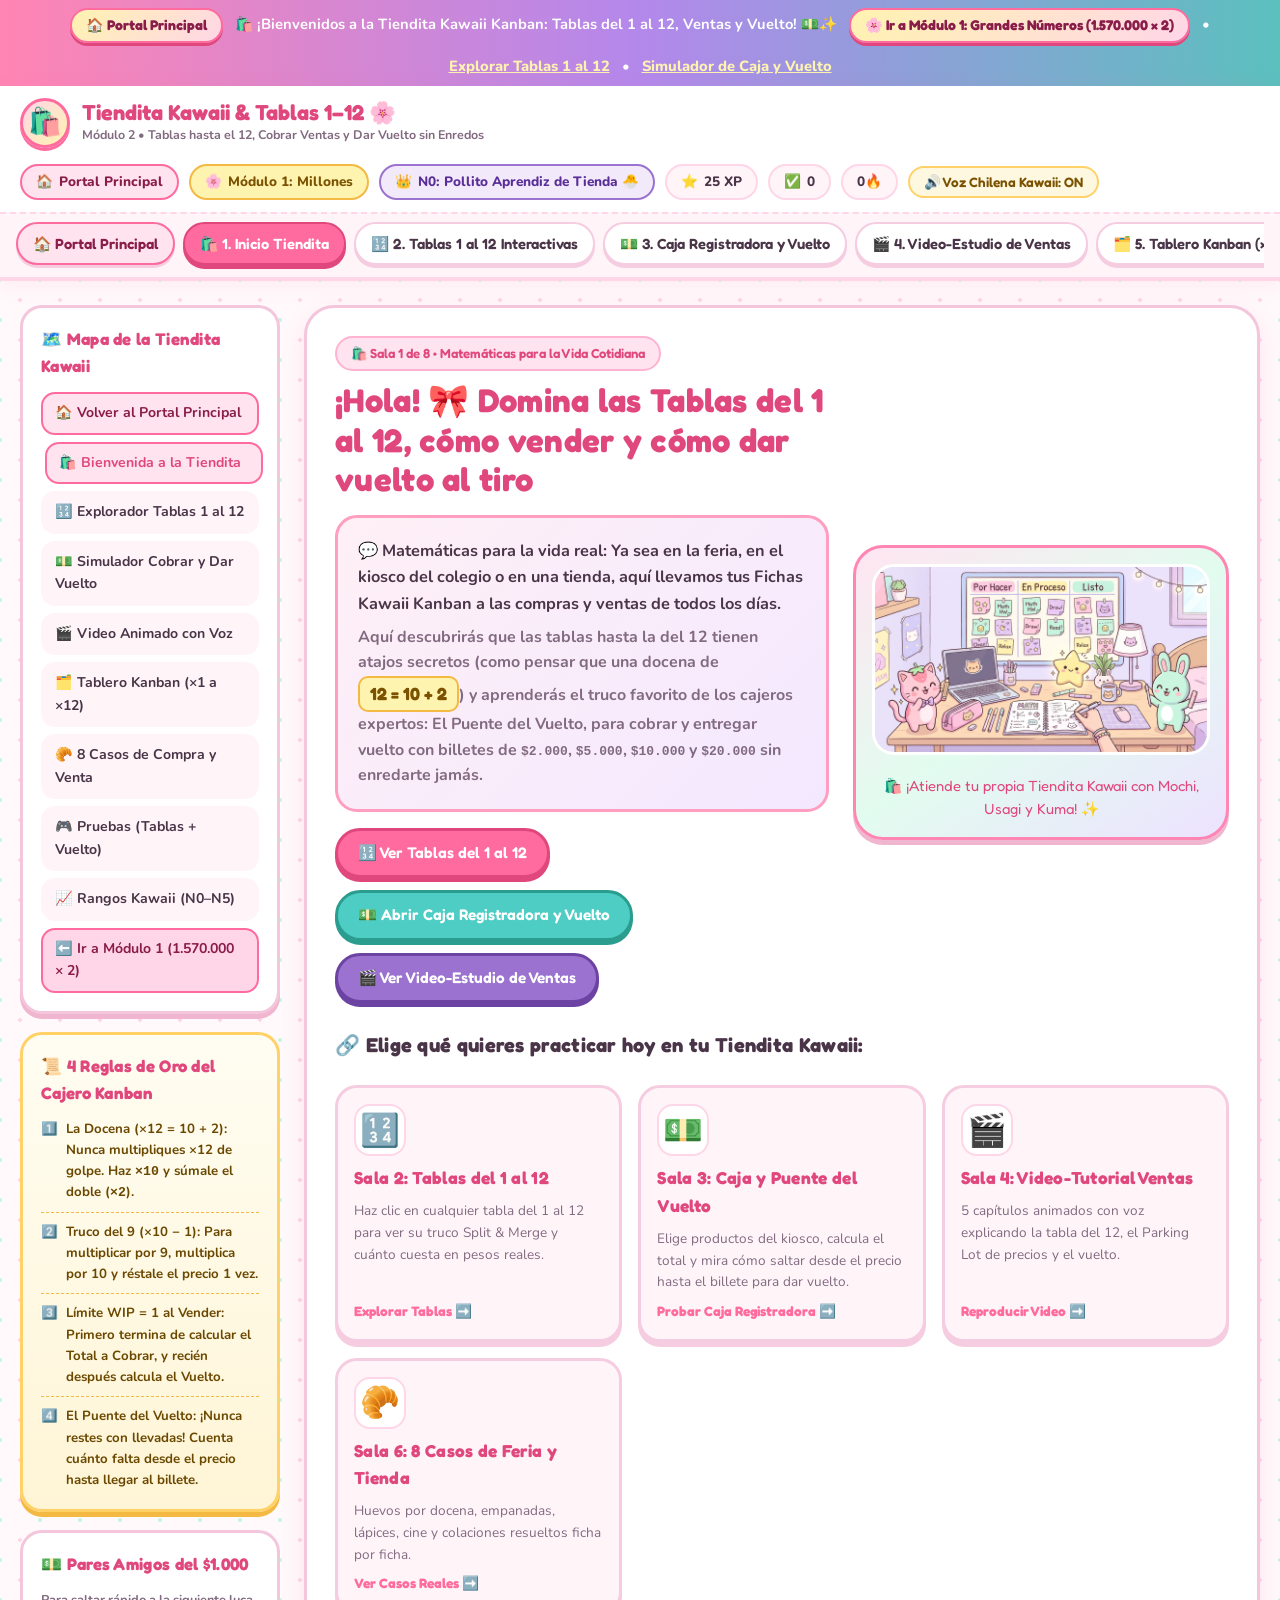
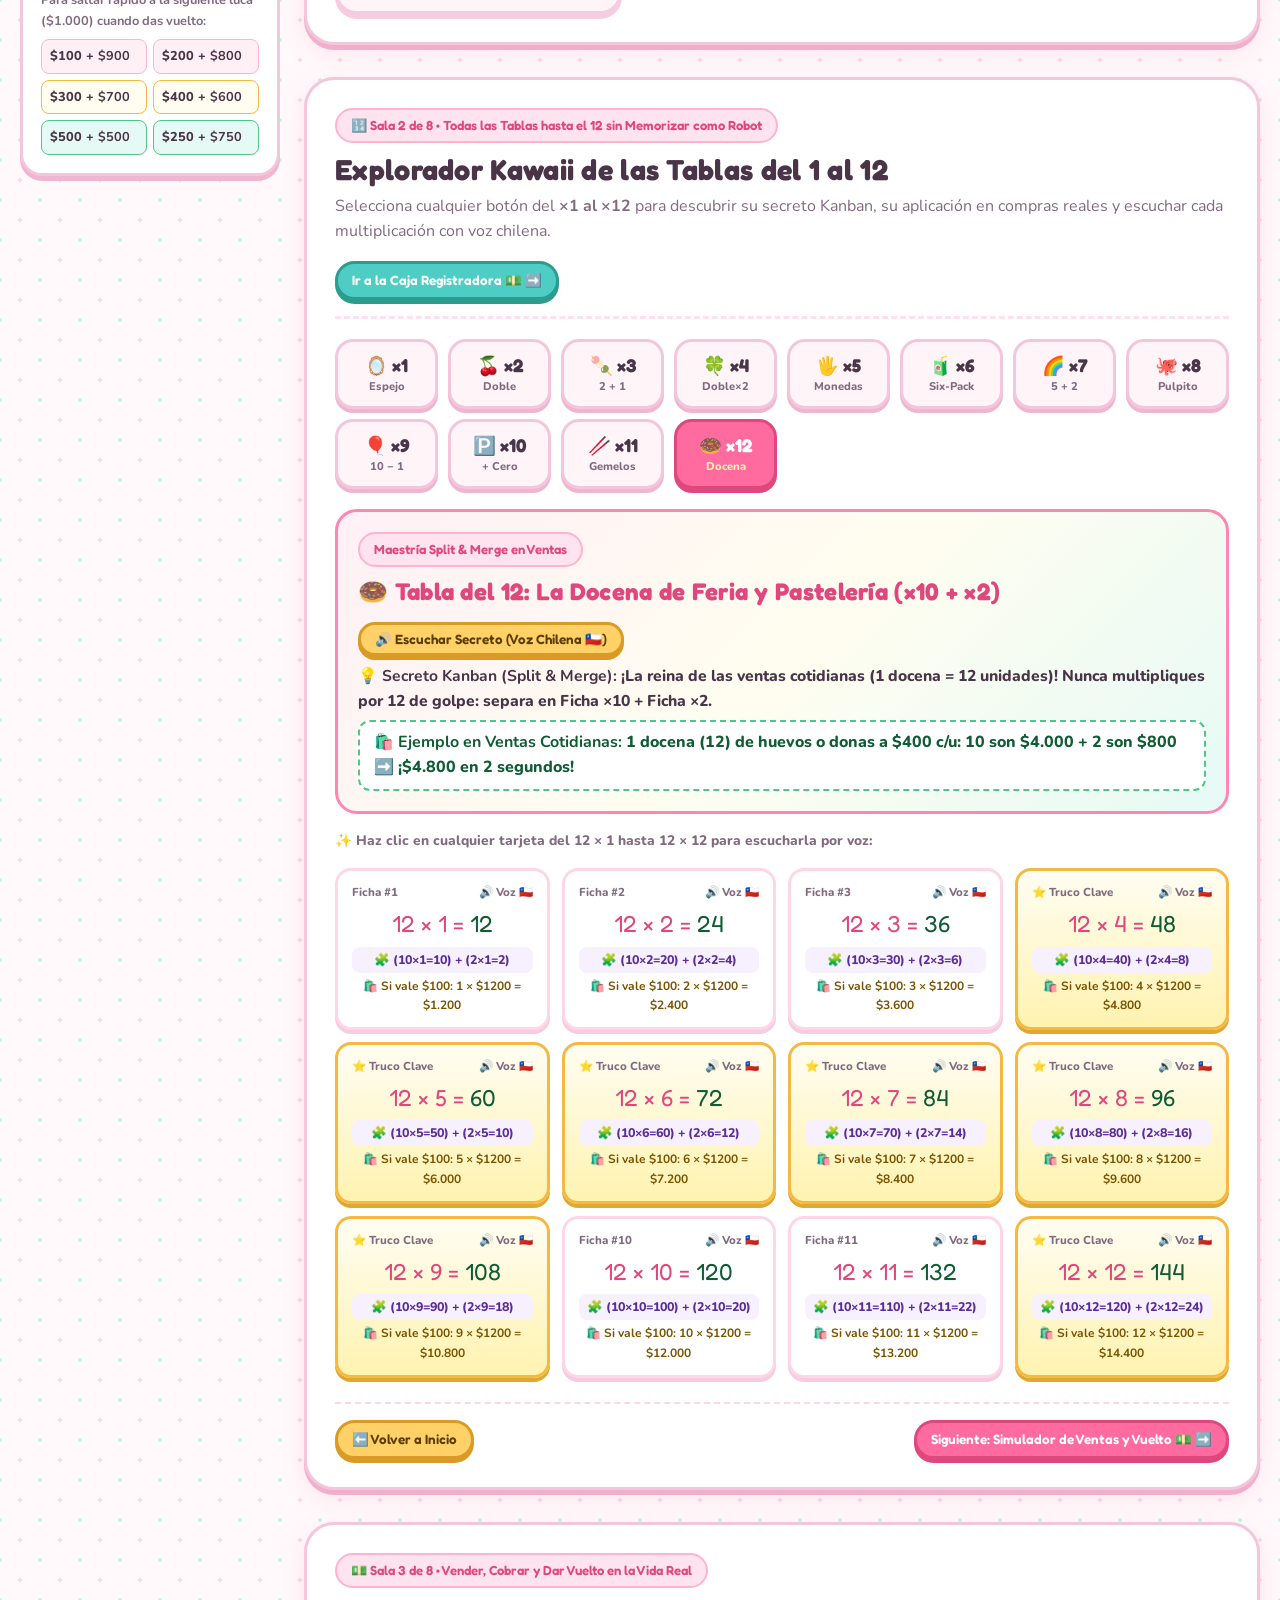
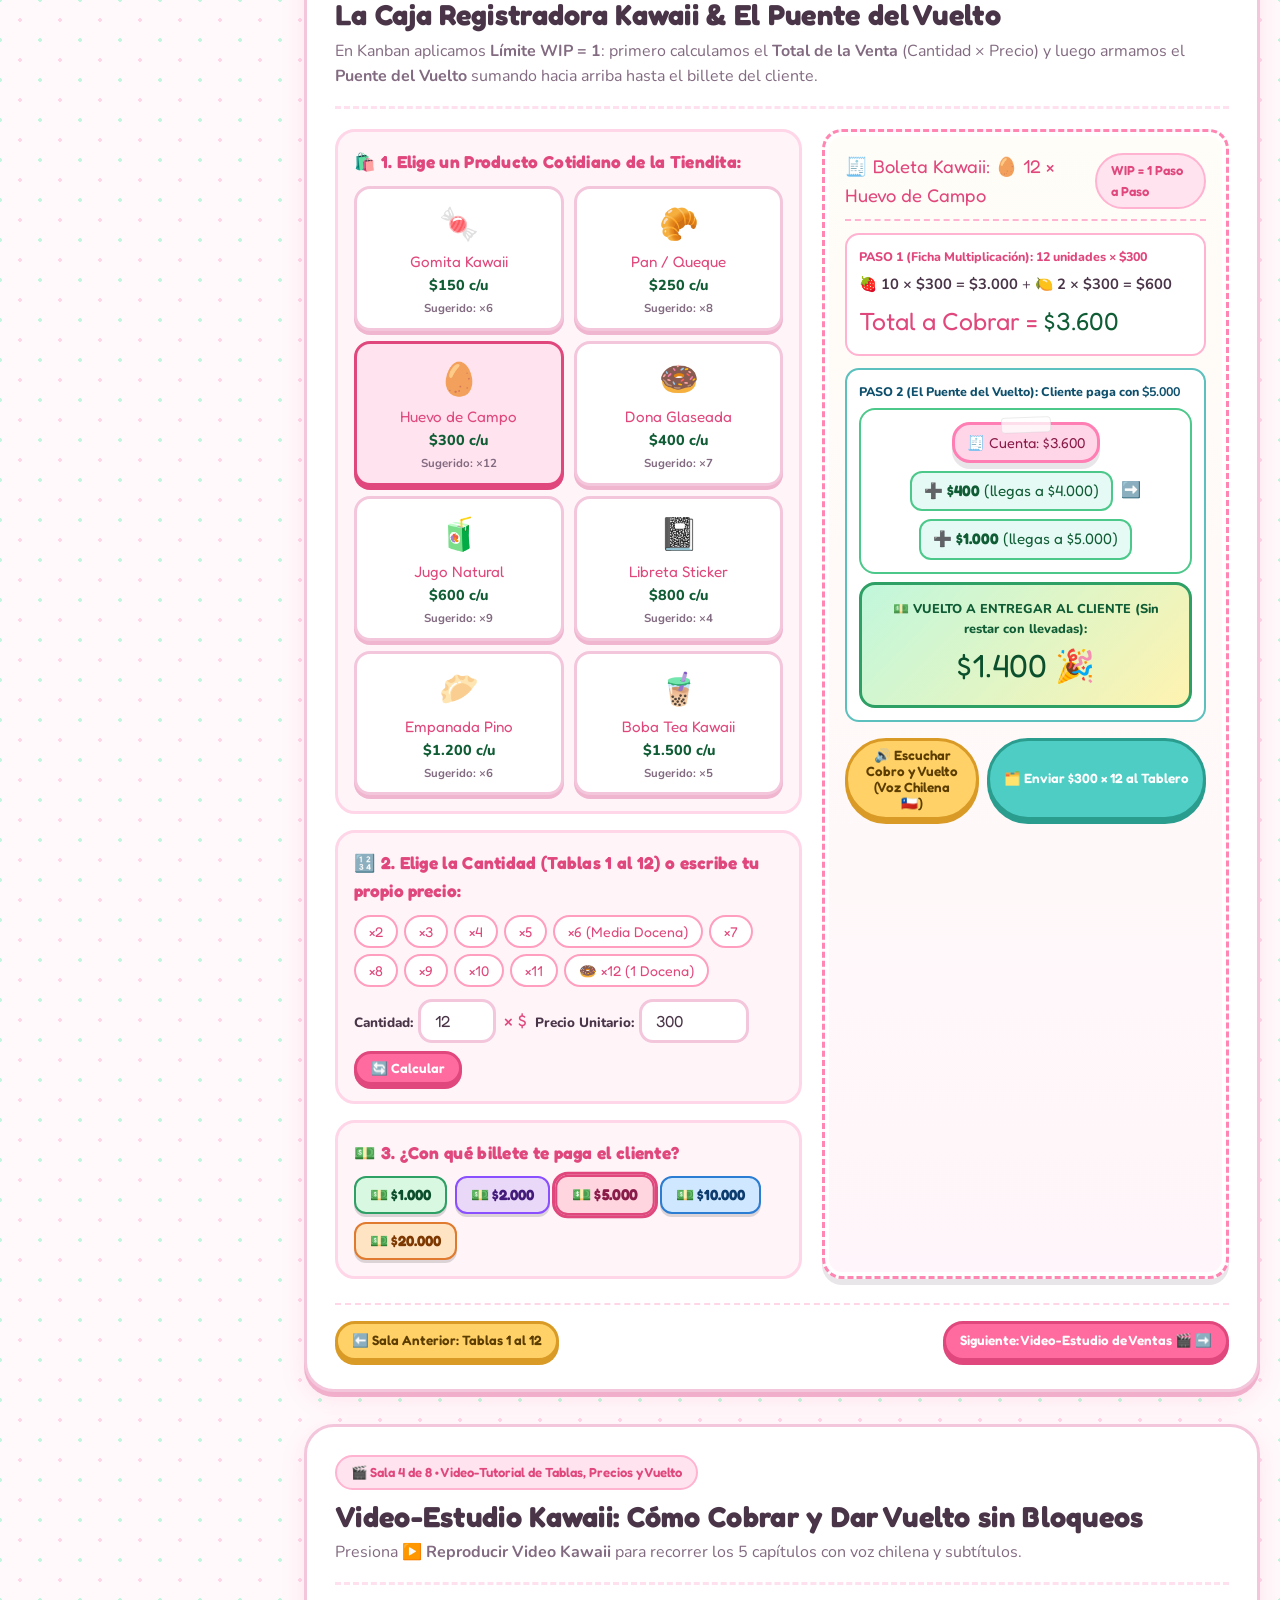
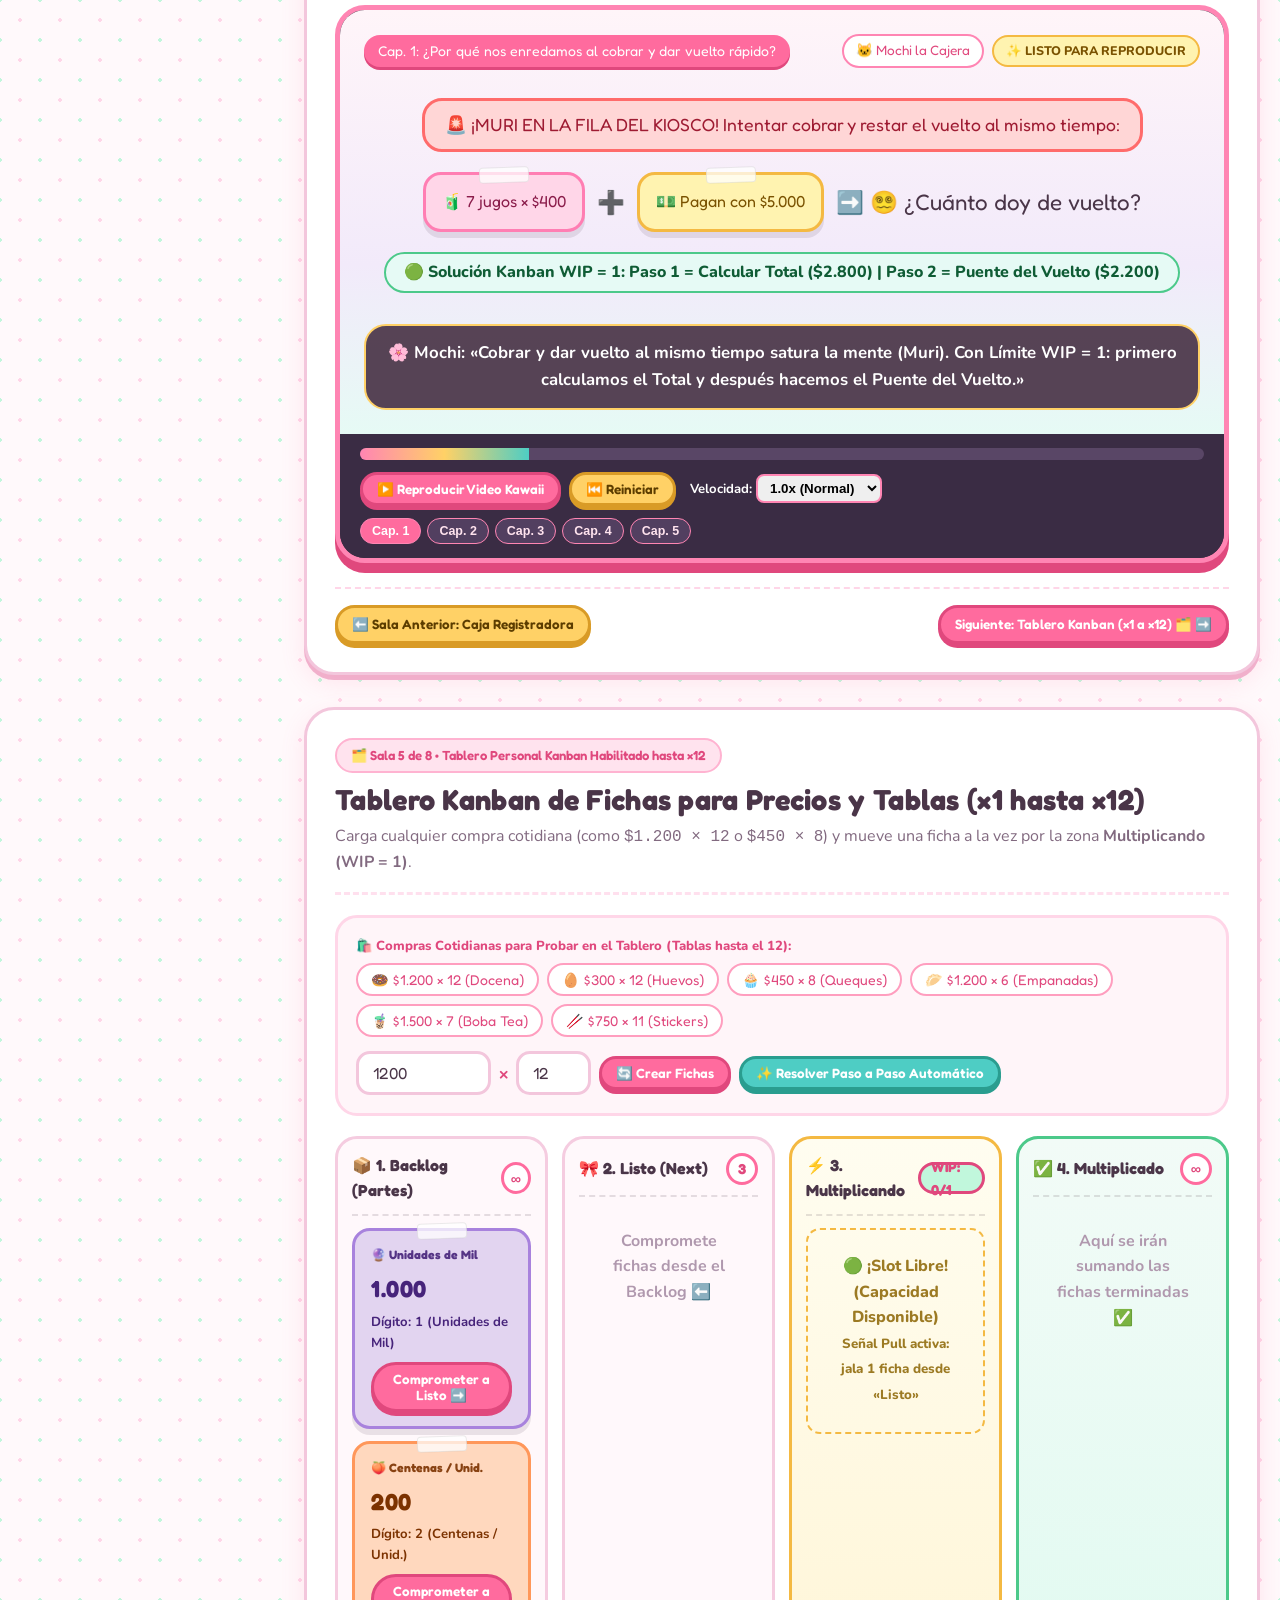
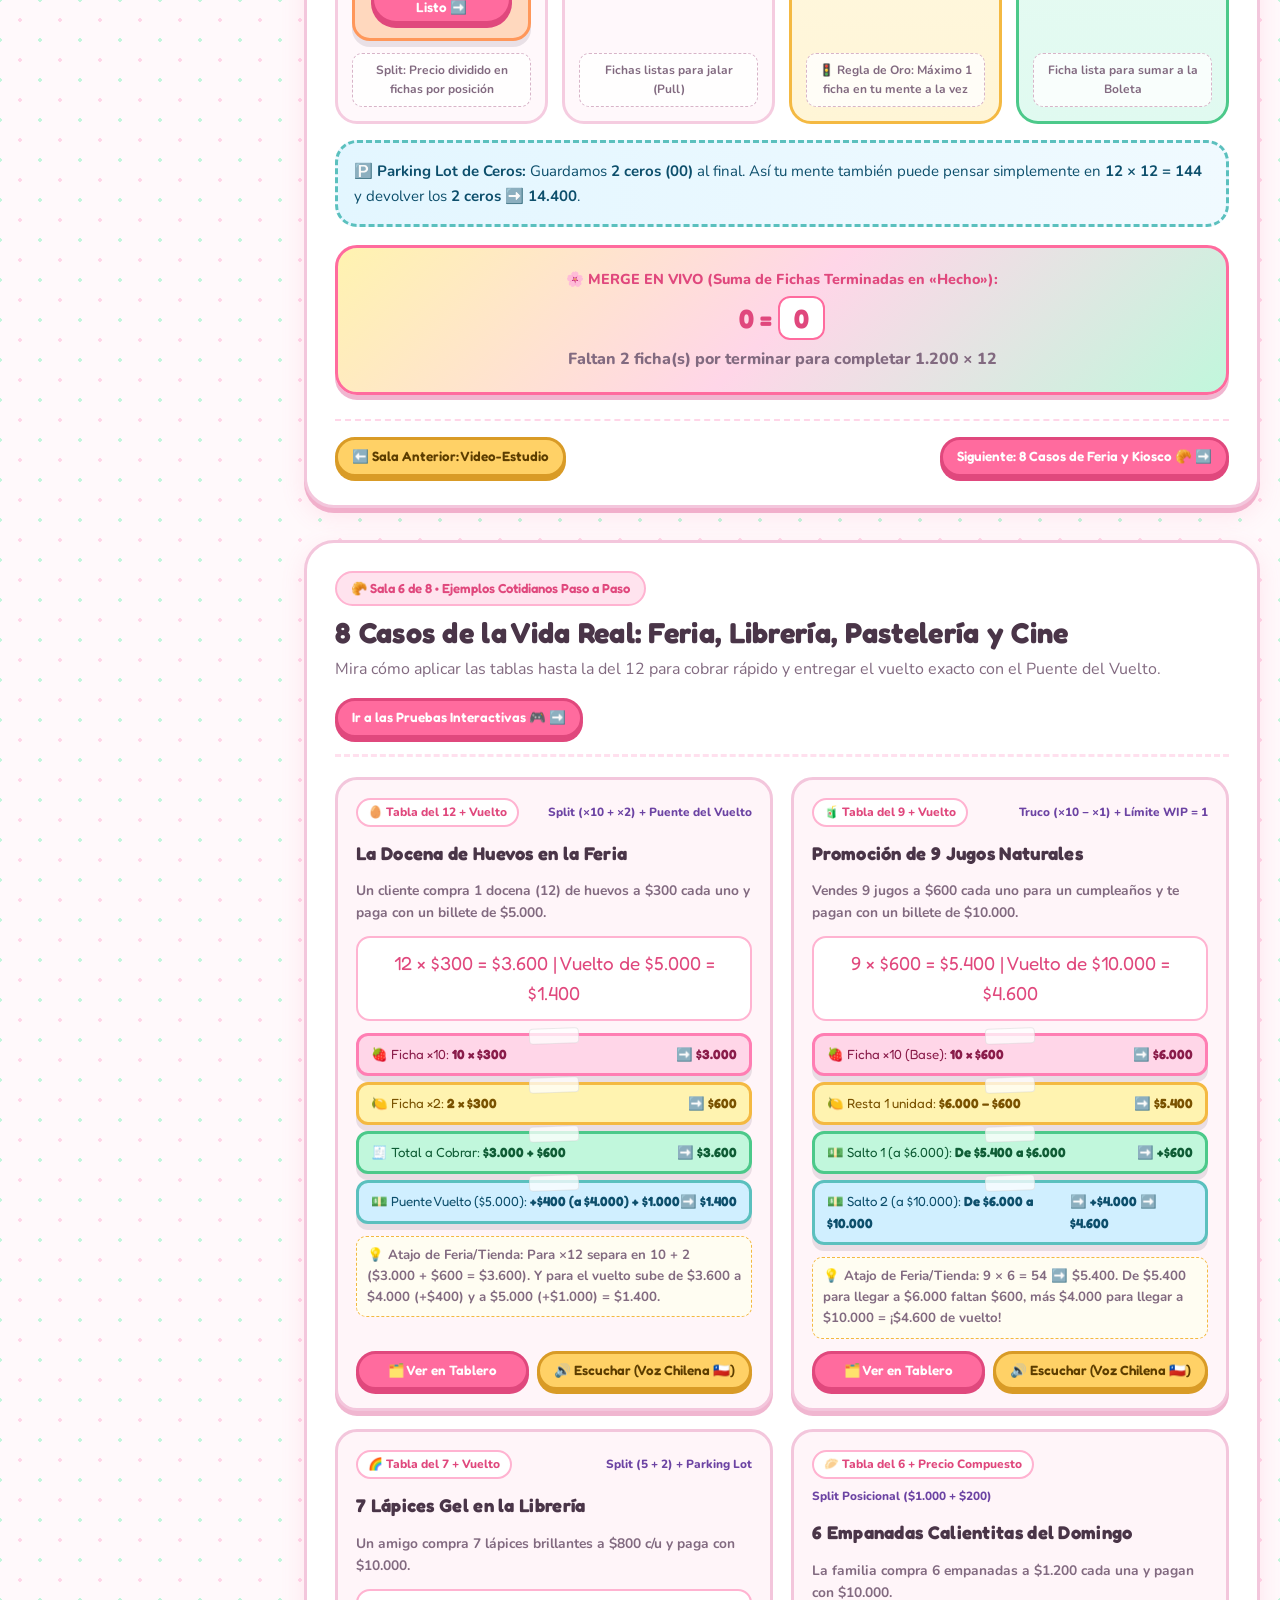
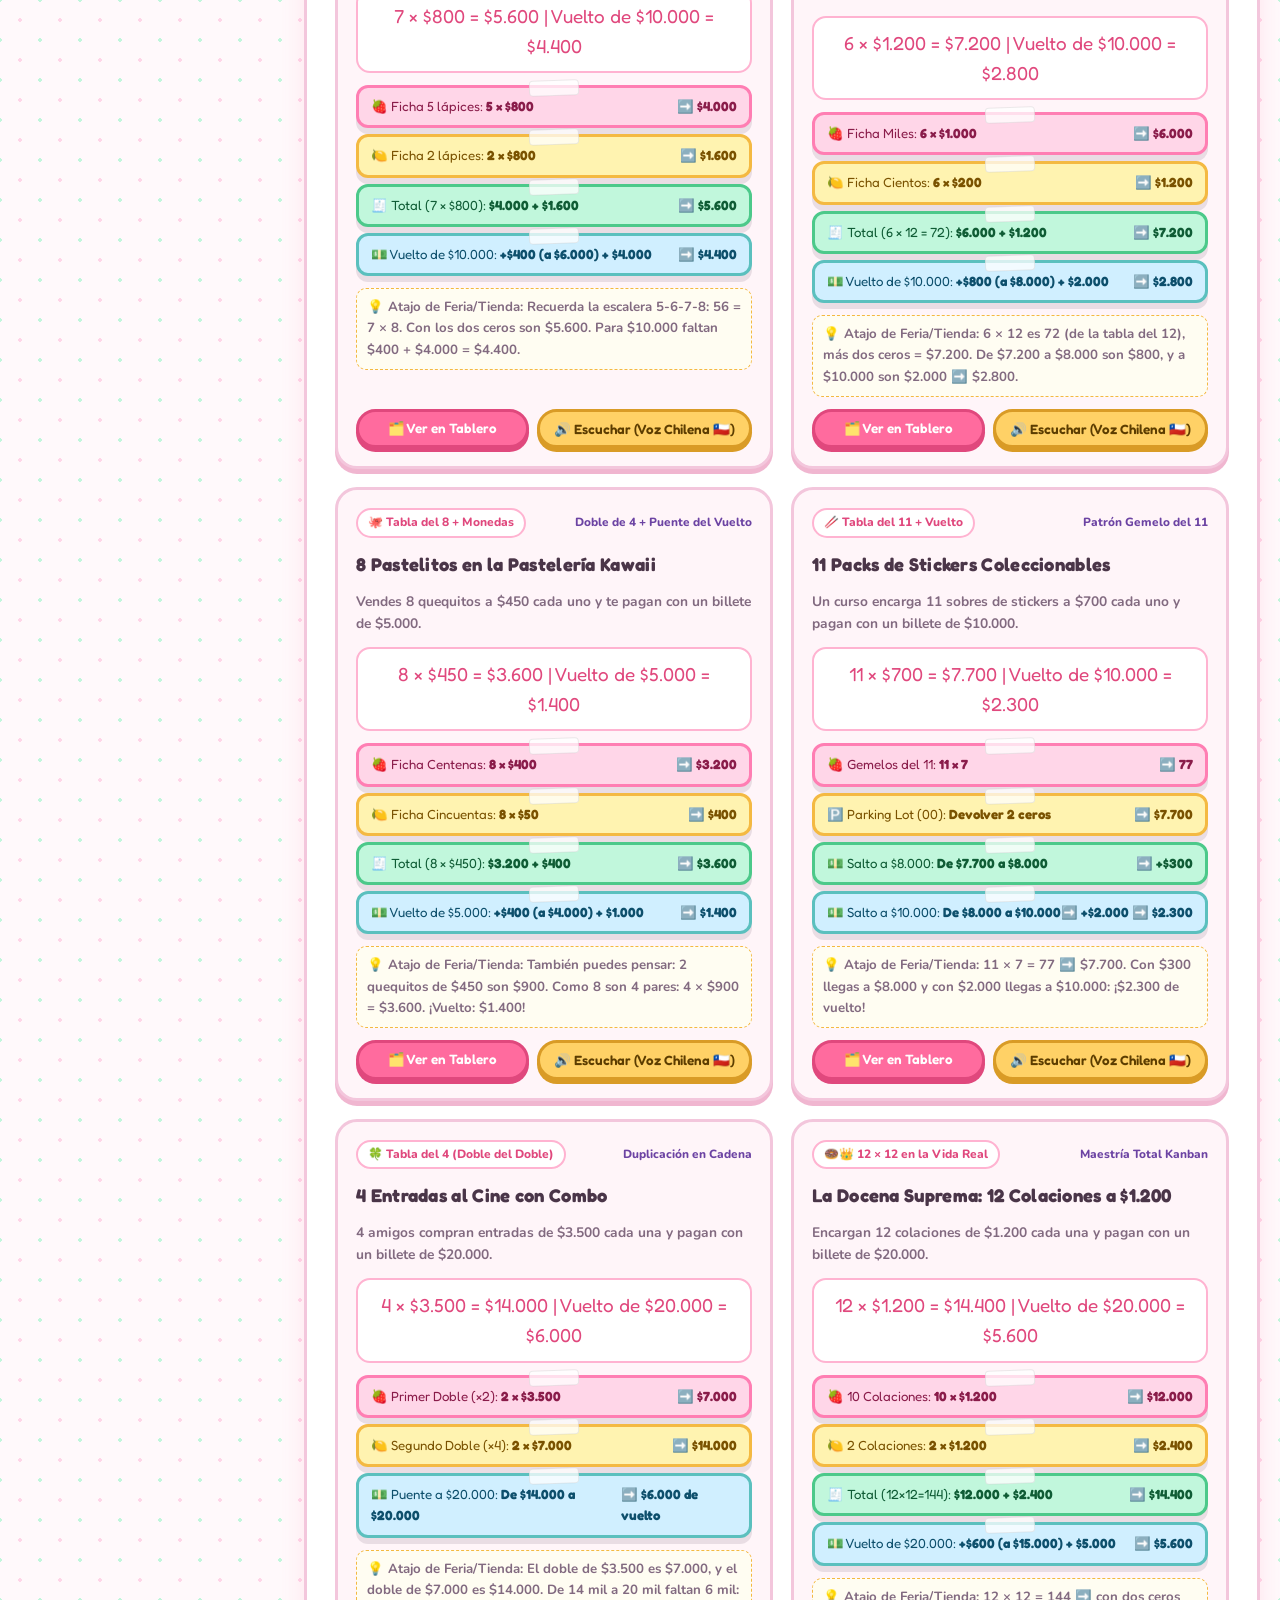
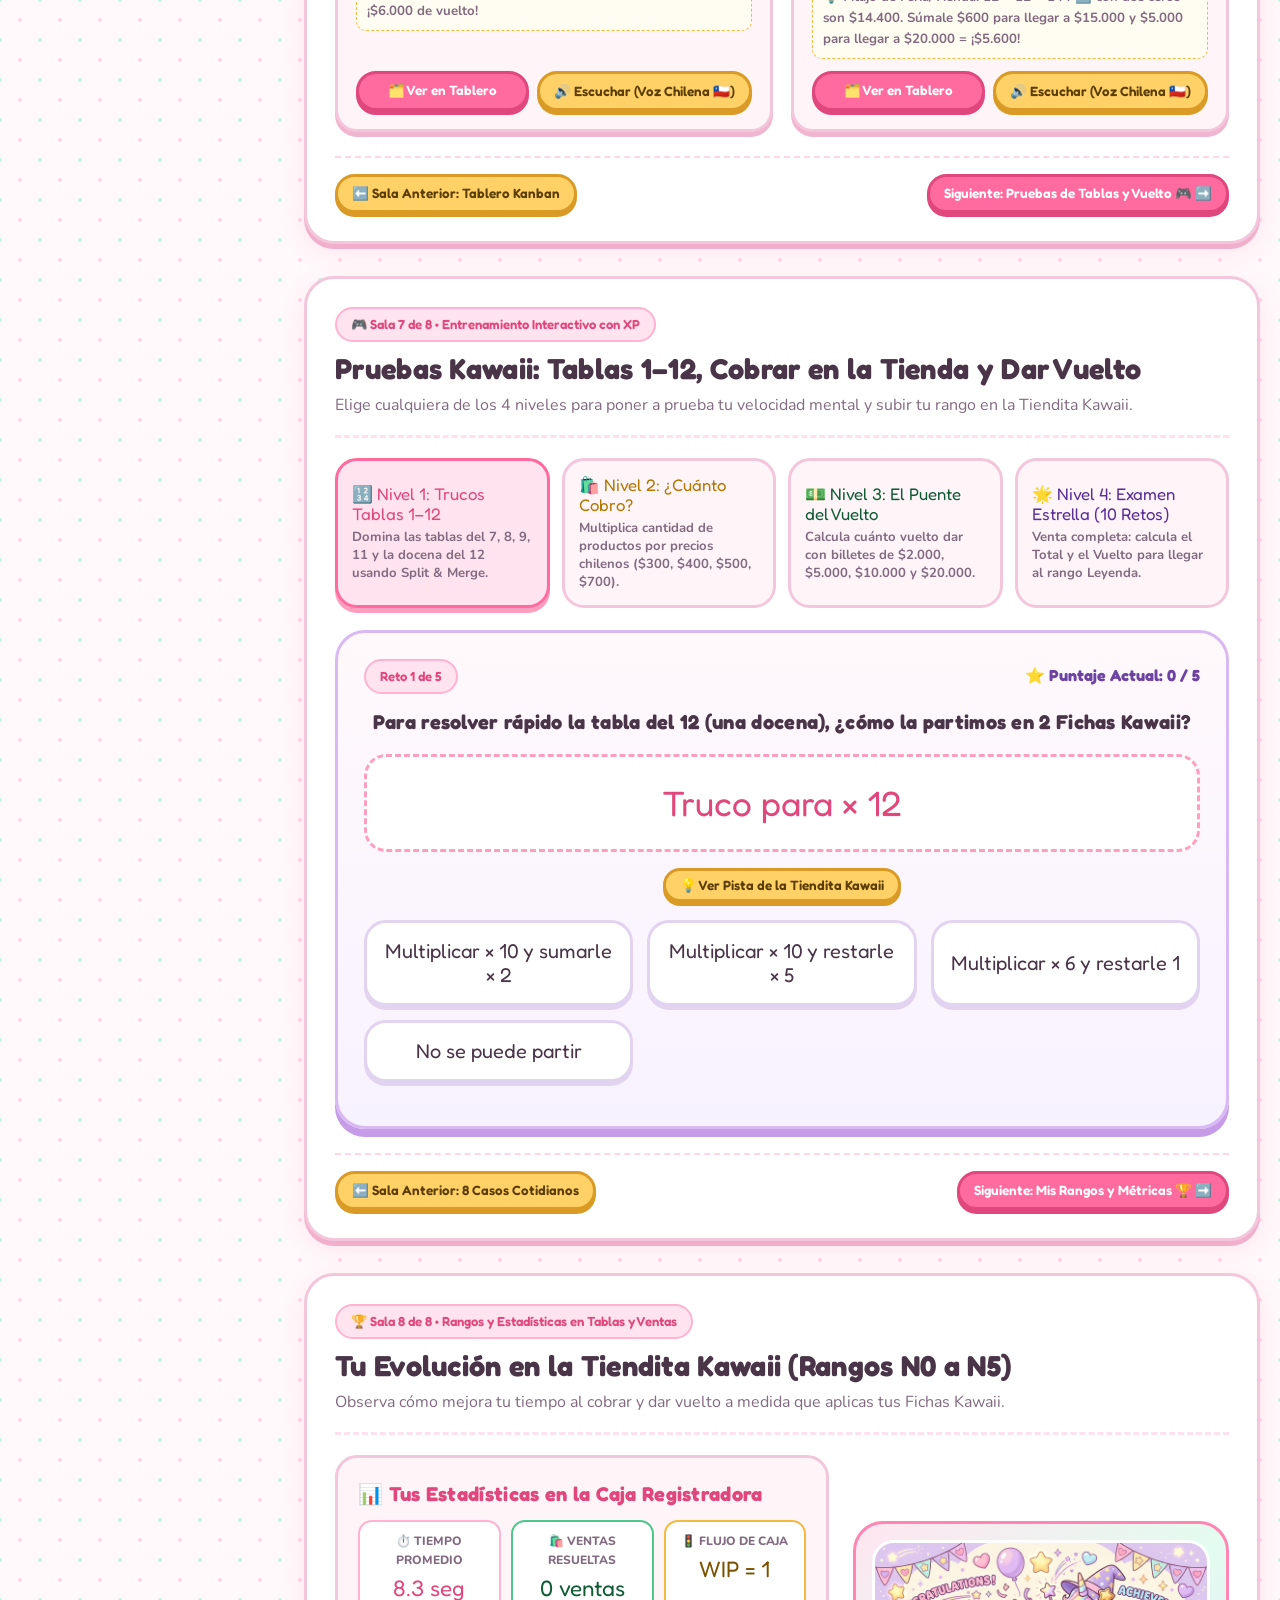
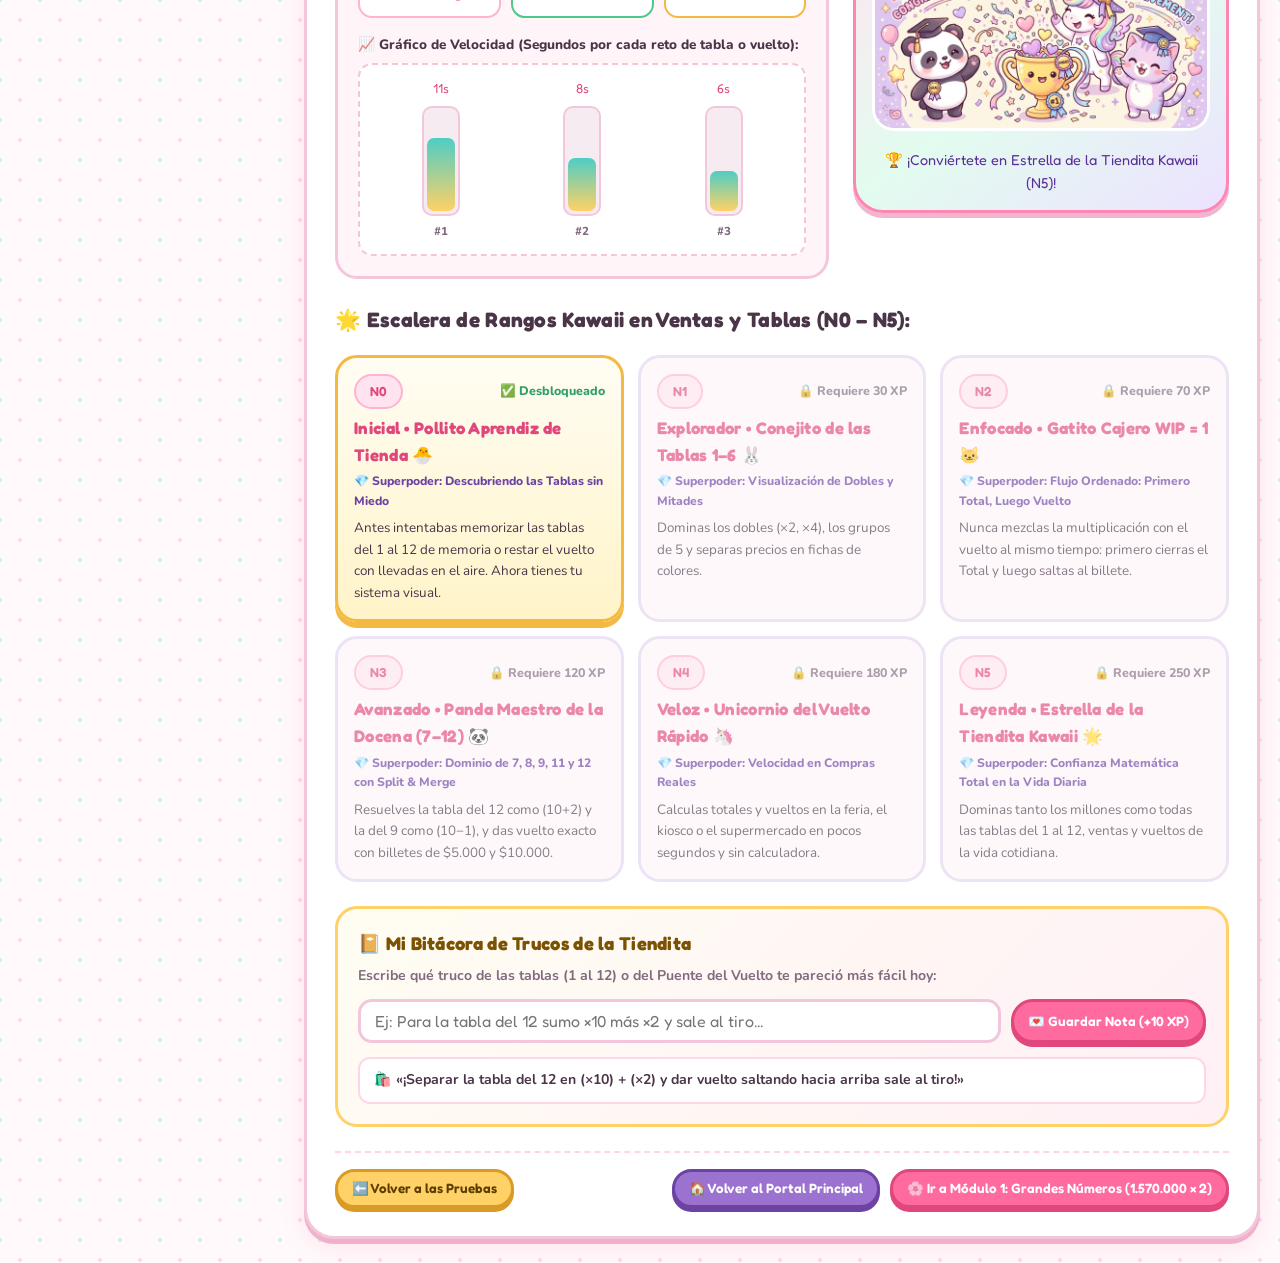
<file: tiendita.html>
<!DOCTYPE html>
<html lang="es">
<head>
  <meta charset="UTF-8" />
  <meta name="viewport" content="width=device-width, initial-scale=1.0" />
  <title>Tiendita Kawaii Kanban 🛍️💵 | Tablas del 1 al 12, Ventas y Vuelto</title>
  <!-- Google Fonts Kawaii: Fredoka & Nunito -->
  <link rel="preconnect" href="https://fonts.googleapis.com">
  <link rel="preconnect" href="https://fonts.gstatic.com" crossorigin>
  <link href="https://fonts.googleapis.com/css2?family=Fredoka:wght@500;600;700&family=Nunito:wght@600;700;800&display=swap" rel="stylesheet">
  <link rel="stylesheet" href="css/styles.css" />
</head>
<body>
  <canvas id="confetti-canvas"></canvas>

  <!-- Banner Superior con Links Rápidos -->
  <div class="top-banner">
    <a href="index.html" class="sister-page-pill">🏠 Portal Principal</a>
    <span>🛍️ ¡Bienvenidos a la Tiendita Kawaii Kanban: Tablas del 1 al 12, Ventas y Vuelto! 💵✨</span>
    <a href="grandes-numeros.html" class="sister-page-pill">🌸 Ir a Módulo 1: Grandes Números (1.570.000 × 2)</a> •
    <a href="#tablas-1-12">Explorar Tablas 1 al 12</a> •
    <a href="#caja-vuelto">Simulador de Caja y Vuelto</a>
  </div>

  <!-- Header Principal + Barra de Navegación -->
  <header class="studio-header">
    <div class="header-inner">
      <a href="index.html" class="brand-logo" title="Volver al Portal Principal">
        <div class="brand-mascot">🛍️</div>
        <div>
          <div class="brand-title">Tiendita Kawaii &amp; Tablas 1–12 🌸</div>
          <div class="brand-subtitle">Módulo 2 • Tablas hasta el 12, Cobrar Ventas y Dar Vuelto sin Enredos</div>
        </div>
      </a>

      <div class="header-stats">
        <a href="index.html" class="stat-pill" style="background:#FFE3EE; border-color:#FF6B9E; color:#8A1C4A;" title="Ir al Portal Principal de Módulos">
          <span>🏠</span> <span>Portal Principal</span>
        </a>
        <a href="grandes-numeros.html" class="stat-pill" style="background:#FFF3B0; border-color:#F4B942; color:#7A5200;" title="Ir al Módulo 1 de Números Millonarios">
          <span>🌸</span> <span>Módulo 1: Millones</span>
        </a>
        <a href="#progreso-kmm" class="stat-pill kmm-badge" title="Tu Rango Kawaii Kanban">
          <span>👑</span> <span id="header-kmm-val">N0: Pollito Aprendiz 🐣</span>
        </a>
        <a href="#progreso-kmm" class="stat-pill" title="Puntos de Experiencia Kawaii">
          <span>⭐</span> <span id="header-xp-val">25 XP</span>
        </a>
        <a href="#pruebas" class="stat-pill" title="Ventas y Retos Resueltos">
          <span>✅</span> <span id="header-solved-val">0</span>
        </a>
        <a href="#pruebas" class="stat-pill" title="Racha Actual">
          <span id="header-streak-val">0🔥</span>
        </a>
        <button id="toggle-sound-btn" class="sound-btn" onclick="KawaiiSound.toggleSound()">
          🔊 Voz Chilena Kawaii: ON
        </button>
      </div>
    </div>

    <!-- Menú Horizontal con Múltiples Links dentro de la Página -->
    <nav class="studio-nav" aria-label="Navegación principal de la Tiendita Kawaii">
      <div class="nav-links-container">
        <a href="index.html" class="nav-link" style="background:#FFE3EE; border-color:#FF6B9E; color:#8A1C4A;">🏠 Portal Principal</a>
        <a href="#inicio" class="nav-link active">🛍️ 1. Inicio Tiendita</a>
        <a href="#tablas-1-12" class="nav-link">🔢 2. Tablas 1 al 12 Interactivas</a>
        <a href="#caja-vuelto" class="nav-link">💵 3. Caja Registradora y Vuelto</a>
        <a href="#video-estudio" class="nav-link">🎬 4. Video-Estudio de Ventas</a>
        <a href="#tablero-kanban" class="nav-link">🗂️ 5. Tablero Kanban (×1 a ×12)</a>
        <a href="#casos-cotidianos" class="nav-link">🥐 6. 8 Casos de Feria y Kiosco</a>
        <a href="#pruebas" class="nav-link">🎮 7. Pruebas de Tablas y Vuelto</a>
        <a href="#progreso-kmm" class="nav-link">🏆 8. Rangos y Métricas</a>
        <a href="grandes-numeros.html" class="nav-link" style="background:#FFD6E8; border-color:#FF6B9E; color:#8A1C4A;">🌸 Módulo 1: Grandes Números</a>
      </div>
    </nav>
  </header>

  <!-- Layout con Sidebar de Links + Contenido Principal -->
  <div class="studio-layout">
    <!-- Sidebar Izquierdo: Mapa de la Tiendita y Reglas -->
    <aside class="studio-sidebar">
      <div class="sidebar-card">
        <h3>🗺️ Mapa de la Tiendita Kawaii</h3>
        <ul class="quick-links-list">
          <li><a href="index.html" style="background:#FFE3EE; border:2px solid #FF6B9E; color:#8A1C4A;">🏠 Volver al Portal Principal</a></li>
          <li><a href="#inicio" class="active">🛍️ Bienvenida a la Tiendita</a></li>
          <li><a href="#tablas-1-12">🔢 Explorador Tablas 1 al 12</a></li>
          <li><a href="#caja-vuelto">💵 Simulador Cobrar y Dar Vuelto</a></li>
          <li><a href="#video-estudio">🎬 Video Animado con Voz</a></li>
          <li><a href="#tablero-kanban">🗂️ Tablero Kanban (×1 a ×12)</a></li>
          <li><a href="#casos-cotidianos">🥐 8 Casos de Compra y Venta</a></li>
          <li><a href="#pruebas">🎮 Pruebas (Tablas + Vuelto)</a></li>
          <li><a href="#progreso-kmm">📈 Rangos Kawaii (N0–N5)</a></li>
          <li><a href="grandes-numeros.html" style="background:#FFD6E8; border:2px solid #FF6B9E; color:#8A1C4A;">⬅️ Ir a Módulo 1 (1.570.000 × 2)</a></li>
        </ul>
      </div>

      <!-- 4 Reglas de Oro del Cajero Kanban -->
      <div class="sidebar-card explicit-policies-box">
        <h3>📜 4 Reglas de Oro del Cajero Kanban</h3>
        <div class="policy-item">
          <span>1️⃣</span>
          <span><strong>La Docena (×12 = 10 + 2):</strong> Nunca multipliques ×12 de golpe. Haz <code>×10</code> y súmale el doble (<code>×2</code>).</span>
        </div>
        <div class="policy-item">
          <span>2️⃣</span>
          <span><strong>Truco del 9 (×10 − 1):</strong> Para multiplicar por 9, multiplica por 10 y réstale el precio 1 vez.</span>
        </div>
        <div class="policy-item">
          <span>3️⃣</span>
          <span><strong>Límite WIP = 1 al Vender:</strong> Primero termina de calcular el <strong>Total a Cobrar</strong>, y recién después calcula el <strong>Vuelto</strong>.</span>
        </div>
        <div class="policy-item">
          <span>4️⃣</span>
          <span><strong>El Puente del Vuelto:</strong> ¡Nunca restes con llevadas! Cuenta cuánto falta desde el precio hasta llegar al billete.</span>
        </div>
      </div>

      <!-- Atajos Rápidos de Billetes Chilenos -->
      <div class="sidebar-card">
        <h3>💵 Pares Amigos del $1.000</h3>
        <p style="font-size:0.8rem; color:var(--text-muted); margin-bottom:8px; font-weight:700;">
          Para saltar rápido a la siguiente luca ($1.000) cuando das vuelto:
        </p>
        <div style="display:grid; grid-template-columns:1fr 1fr; gap:6px; font-size:0.8rem; font-weight:800;">
          <div style="background:#FFF0F6; padding:6px 8px; border-radius:8px; border:1.5px solid #FFB3D1;">$100 + <strong>$900</strong></div>
          <div style="background:#FFF0F6; padding:6px 8px; border-radius:8px; border:1.5px solid #FFB3D1;">$200 + <strong>$800</strong></div>
          <div style="background:#FFFDF0; padding:6px 8px; border-radius:8px; border:1.5px solid #F4B942;">$300 + <strong>$700</strong></div>
          <div style="background:#FFFDF0; padding:6px 8px; border-radius:8px; border:1.5px solid #F4B942;">$400 + <strong>$600</strong></div>
          <div style="background:#E6FAF5; padding:6px 8px; border-radius:8px; border:1.5px solid #4CC98A;">$500 + <strong>$500</strong></div>
          <div style="background:#E6FAF5; padding:6px 8px; border-radius:8px; border:1.5px solid #4CC98A;">$250 + <strong>$750</strong></div>
        </div>
      </div>
    </aside>

    <!-- Contenido Principal -->
    <main class="studio-main">

      <!-- ====================================================================
           SECCIÓN 1: BIENVENIDA A LA TIENDITA KAWAII (#inicio)
           ==================================================================== -->
      <section id="inicio" class="studio-section">
        <span class="section-badge">🛍️ Sala 1 de 8 • Matemáticas para la Vida Cotidiana</span>
        <div class="hero-grid">
          <div>
            <h1 class="section-title" style="font-size:2.05rem; color:var(--pink-dark);">
              ¡Hola! 🎀 Domina las Tablas del 1 al 12, cómo vender y cómo dar vuelto al tiro
            </h1>
            <div class="coni-welcome-bubble">
              <p style="font-weight:700; font-size:1.02rem;">
                💬 <strong>Matemáticas para la vida real:</strong> Ya sea en la feria, en el kiosco del colegio o en una tienda, aquí llevamos tus <strong>Fichas Kawaii Kanban</strong> a las compras y ventas de todos los días.
              </p>
              <p style="margin-top:8px; font-weight:700; color:var(--text-muted);">
                Aquí descubrirás que las <strong>tablas hasta la del 12</strong> tienen atajos secretos (como pensar que una docena de <span class="problem-highlight-pill">12 = 10 + 2</span>) y aprenderás el truco favorito de los cajeros expertos: <strong>El Puente del Vuelto</strong>, para cobrar y entregar vuelto con billetes de <code>$2.000</code>, <code>$5.000</code>, <code>$10.000</code> y <code>$20.000</code> sin enredarte jamás.
              </p>
            </div>

            <div style="display:flex; gap:12px; flex-wrap:wrap; margin-top:16px;">
              <a href="#tablas-1-12" class="btn-kawaii">🔢 Ver Tablas del 1 al 12</a>
              <a href="#caja-vuelto" class="btn-kawaii btn-mint">💵 Abrir Caja Registradora y Vuelto</a>
              <a href="#video-estudio" class="btn-kawaii btn-lavender">🎬 Ver Video-Estudio de Ventas</a>
            </div>
          </div>

          <div class="hero-illustration-box">
            <img src="assets/hero-coni-kawaii.jpg" alt="Tiendita Kawaii Kanban para practicar las tablas del 1 al 12 y dar vuelto" />
            <div style="margin-top:10px; font-family:'Fredoka',sans-serif; font-size:0.92rem; color:var(--pink-dark);">
              🛍️ ¡Atiende tu propia Tiendita Kawaii con Mochi, Usagi y Kuma! ✨
            </div>
          </div>
        </div>

        <!-- Tarjetas de Acceso Rápido a las Salas -->
        <div style="margin-top:26px;">
          <h3 style="font-size:1.25rem; color:var(--text-main); margin-bottom:6px;">
            🔗 Elige qué quieres practicar hoy en tu Tiendita Kawaii:
          </h3>
          <div class="studio-hub-grid">
            <a href="#tablas-1-12" class="hub-link-card">
              <div class="hub-card-icon">🔢</div>
              <h4>Sala 2: Tablas del 1 al 12</h4>
              <p>Haz clic en cualquier tabla del 1 al 12 para ver su truco Split &amp; Merge y cuánto cuesta en pesos reales.</p>
              <span class="hub-card-cta">Explorar Tablas ➡️</span>
            </a>

            <a href="#caja-vuelto" class="hub-link-card">
              <div class="hub-card-icon">💵</div>
              <h4>Sala 3: Caja y Puente del Vuelto</h4>
              <p>Elige productos del kiosco, calcula el total y mira cómo saltar desde el precio hasta el billete para dar vuelto.</p>
              <span class="hub-card-cta">Probar Caja Registradora ➡️</span>
            </a>

            <a href="#video-estudio" class="hub-link-card">
              <div class="hub-card-icon">🎬</div>
              <h4>Sala 4: Video-Tutorial Ventas</h4>
              <p>5 capítulos animados con voz explicando la tabla del 12, el Parking Lot de precios y el vuelto.</p>
              <span class="hub-card-cta">Reproducir Video ➡️</span>
            </a>

            <a href="#casos-cotidianos" class="hub-link-card">
              <div class="hub-card-icon">🥐</div>
              <h4>Sala 6: 8 Casos de Feria y Tienda</h4>
              <p>Huevos por docena, empanadas, lápices, cine y colaciones resueltos ficha por ficha.</p>
              <span class="hub-card-cta">Ver Casos Reales ➡️</span>
            </a>
          </div>
        </div>
      </section>

      <!-- ====================================================================
           SECCIÓN 2: EXPLORADOR INTERACTIVO DE LAS TABLAS DEL 1 AL 12 (#tablas-1-12)
           ==================================================================== -->
      <section id="tablas-1-12" class="studio-section">
        <span class="section-badge">🔢 Sala 2 de 8 • Todas las Tablas hasta el 12 sin Memorizar como Robot</span>
        <div class="section-header">
          <div>
            <h2 class="section-title">Explorador Kawaii de las Tablas del 1 al 12</h2>
            <p class="section-subtitle">
              Selecciona cualquier botón del <strong>×1 al ×12</strong> para descubrir su secreto Kanban, su aplicación en compras reales y escuchar cada multiplicación con voz chilena.
            </p>
          </div>
          <a href="#caja-vuelto" class="btn-kawaii btn-mint btn-sm">Ir a la Caja Registradora 💵 ➡️</a>
        </div>

        <!-- Botonera del 1 al 12 -->
        <div id="tables-buttons-container" class="tables-selector-grid"></div>

        <!-- Panel Dinámico con el Secreto de la Tabla y sus 12 Fichas -->
        <div id="selected-table-detail"></div>

        <div class="section-footer-links">
          <a href="#inicio" class="btn-kawaii btn-yellow btn-sm">⬅️ Volver a Inicio</a>
          <a href="#caja-vuelto" class="btn-kawaii btn-sm">Siguiente: Simulador de Ventas y Vuelto 💵 ➡️</a>
        </div>
      </section>

      <!-- ====================================================================
           SECCIÓN 3: SIMULADOR INTERACTIVO DE CAJA REGISTRADORA Y VUELTO (#caja-vuelto)
           ==================================================================== -->
      <section id="caja-vuelto" class="studio-section">
        <span class="section-badge">💵 Sala 3 de 8 • Vender, Cobrar y Dar Vuelto en la Vida Real</span>
        <div class="section-header">
          <div>
            <h2 class="section-title">La Caja Registradora Kawaii &amp; El Puente del Vuelto</h2>
            <p class="section-subtitle">
              En Kanban aplicamos <strong>Límite WIP = 1</strong>: primero calculamos el <strong>Total de la Venta</strong> (Cantidad × Precio) y luego armamos el <strong>Puente del Vuelto</strong> sumando hacia arriba hasta el billete del cliente.
            </p>
          </div>
        </div>

        <div class="pos-simulator-grid">
          <!-- Columna Izquierda: Catálogo de Productos + Controles de Cantidad y Billete -->
          <div style="display:flex; flex-direction:column; gap:16px;">
            <div style="background:var(--surface-soft); border:3px solid #FFD6E8; border-radius:20px; padding:16px;">
              <h4 style="color:var(--pink-dark); font-size:1.08rem; margin-bottom:10px;">
                🛍️ 1. Elige un Producto Cotidiano de la Tiendita:
              </h4>
              <div id="shop-products-catalog" class="catalog-products-grid"></div>
            </div>

            <div style="background:var(--surface-soft); border:3px solid #FFD6E8; border-radius:20px; padding:16px;">
              <h4 style="color:var(--pink-dark); font-size:1.08rem; margin-bottom:10px;">
                🔢 2. Elige la Cantidad (Tablas 1 al 12) o escribe tu propio precio:
              </h4>
              <div style="display:flex; gap:6px; flex-wrap:wrap; margin-bottom:12px;">
                <button class="preset-chip" onclick="StudioApp.setPosQty(2)">×2</button>
                <button class="preset-chip" onclick="StudioApp.setPosQty(3)">×3</button>
                <button class="preset-chip" onclick="StudioApp.setPosQty(4)">×4</button>
                <button class="preset-chip" onclick="StudioApp.setPosQty(5)">×5</button>
                <button class="preset-chip" onclick="StudioApp.setPosQty(6)">×6 (Media Docena)</button>
                <button class="preset-chip" onclick="StudioApp.setPosQty(7)">×7</button>
                <button class="preset-chip" onclick="StudioApp.setPosQty(8)">×8</button>
                <button class="preset-chip" onclick="StudioApp.setPosQty(9)">×9</button>
                <button class="preset-chip" onclick="StudioApp.setPosQty(10)">×10</button>
                <button class="preset-chip" onclick="StudioApp.setPosQty(11)">×11</button>
                <button class="preset-chip" onclick="StudioApp.setPosQty(12)">🍩 ×12 (1 Docena)</button>
              </div>

              <div class="custom-math-inputs">
                <label style="font-size:0.84rem; font-weight:800;">
                  Cantidad:
                  <input id="pos-input-qty" type="number" min="1" max="50" value="12" class="kawaii-input" style="width:78px;" onchange="StudioApp.updatePosFromManualInputs()" />
                </label>
                <span style="font-family:'Fredoka',sans-serif; font-size:1.2rem; color:var(--pink-dark);">× $</span>
                <label style="font-size:0.84rem; font-weight:800;">
                  Precio Unitario:
                  <input id="pos-input-price" type="number" step="50" min="50" value="300" class="kawaii-input" style="width:110px;" onchange="StudioApp.updatePosFromManualInputs()" />
                </label>
                <button class="btn-kawaii btn-sm" onclick="StudioApp.updatePosFromManualInputs()">
                  🔄 Calcular
                </button>
              </div>
            </div>

            <div style="background:var(--surface-soft); border:3px solid #FFD6E8; border-radius:20px; padding:16px;">
              <h4 style="color:var(--pink-dark); font-size:1.08rem; margin-bottom:10px;">
                💵 3. ¿Con qué billete te paga el cliente?
              </h4>
              <div style="display:flex; gap:8px; flex-wrap:wrap;">
                <button id="bill-chip-1000" class="chilean-bill-chip bill-1000" onclick="StudioApp.setPosBill(1000)">💵 $1.000</button>
                <button id="bill-chip-2000" class="chilean-bill-chip bill-2000" onclick="StudioApp.setPosBill(2000)">💵 $2.000</button>
                <button id="bill-chip-5000" class="chilean-bill-chip bill-5000 active" onclick="StudioApp.setPosBill(5000)">💵 $5.000</button>
                <button id="bill-chip-10000" class="chilean-bill-chip bill-10000" onclick="StudioApp.setPosBill(10000)">💵 $10.000</button>
                <button id="bill-chip-20000" class="chilean-bill-chip bill-20000" onclick="StudioApp.setPosBill(20000)">💵 $20.000</button>
              </div>
            </div>
          </div>

          <!-- Columna Derecha: Boleta Interactiva Paso a Paso con Puente del Vuelto -->
          <div id="pos-live-receipt" class="pos-receipt-box"></div>
        </div>

        <div class="section-footer-links">
          <a href="#tablas-1-12" class="btn-kawaii btn-yellow btn-sm">⬅️ Sala Anterior: Tablas 1 al 12</a>
          <a href="#video-estudio" class="btn-kawaii btn-sm">Siguiente: Video-Estudio de Ventas 🎬 ➡️</a>
        </div>
      </section>

      <!-- ====================================================================
           SECCIÓN 4: VIDEO-ESTUDIO ANIMADO DE VENTAS Y VUELTO (#video-estudio)
           ==================================================================== -->
      <section id="video-estudio" class="studio-section">
        <span class="section-badge">🎬 Sala 4 de 8 • Video-Tutorial de Tablas, Precios y Vuelto</span>
        <div class="section-header">
          <div>
            <h2 class="section-title">Video-Estudio Kawaii: Cómo Cobrar y Dar Vuelto sin Bloqueos</h2>
            <p class="section-subtitle">
              Presiona <strong>▶️ Reproducir Video Kawaii</strong> para recorrer los 5 capítulos con voz chilena y subtítulos.
            </p>
          </div>
        </div>

        <div class="kawaii-video-wrapper">
          <div class="video-stage">
            <div class="video-top-hud">
              <span id="video-chapter-title" class="video-chapter-pill">Cap. 1</span>
              <div style="display:flex; gap:8px; align-items:center;">
                <span id="video-mascot-badge" style="background:#FFF; border:2px solid #FF85B3; padding:4px 12px; border-radius:999px; font-family:'Fredoka',sans-serif; font-size:0.85rem; color:var(--pink-dark);">
                  🐱 Mochi
                </span>
                <span id="video-status-badge" style="background:#FFF3B0; border:2px solid #F4B942; padding:4px 12px; border-radius:999px; font-size:0.78rem; font-weight:800; color:#7A5200;">
                  ✨ LISTO PARA REPRODUCIR
                </span>
              </div>
            </div>

            <div id="video-scene-canvas" class="video-animation-canvas"></div>

            <div class="video-subtitle-box">
              <span id="video-subtitle-text">Cargando subtítulos Kawaii...</span>
            </div>
          </div>

          <div class="video-controls-bar">
            <div class="video-progress-track">
              <div id="video-progress-fill" class="video-progress-fill"></div>
            </div>

            <div class="video-buttons-row">
              <div style="display:flex; gap:8px; flex-wrap:wrap; align-items:center;">
                <button id="video-play-btn" class="btn-kawaii btn-sm" onclick="KawaiiVideoPlayer.togglePlay()">
                  ▶️ Reproducir Video Kawaii
                </button>
                <button class="btn-kawaii btn-yellow btn-sm" onclick="KawaiiVideoPlayer.restart()">
                  ⏮️ Reiniciar
                </button>
                <label style="font-size:0.82rem; font-weight:700; margin-left:6px;">
                  Velocidad:
                  <select onchange="KawaiiVideoPlayer.changeSpeed(this.value)" style="border-radius:8px; padding:4px 8px; font-weight:700; border:2px solid #FF85B3;">
                    <option value="0.85">0.85x (Suave)</option>
                    <option value="1.0" selected>1.0x (Normal)</option>
                    <option value="1.2">1.2x (Rápido)</option>
                  </select>
                </label>
              </div>

              <div id="video-chapters-list" class="video-chapter-buttons"></div>
            </div>
          </div>
        </div>

        <div class="section-footer-links">
          <a href="#caja-vuelto" class="btn-kawaii btn-yellow btn-sm">⬅️ Sala Anterior: Caja Registradora</a>
          <a href="#tablero-kanban" class="btn-kawaii btn-sm">Siguiente: Tablero Kanban (×1 a ×12) 🗂️ ➡️</a>
        </div>
      </section>

      <!-- ====================================================================
           SECCIÓN 5: TABLERO KANBAN INTERACTIVO CON MULTIPLICADOR HASTA 12 (#tablero-kanban)
           ==================================================================== -->
      <section id="tablero-kanban" class="studio-section">
        <span class="section-badge">🗂️ Sala 5 de 8 • Tablero Personal Kanban Habilitado hasta ×12</span>
        <div class="section-header">
          <div>
            <h2 class="section-title">Tablero Kanban de Fichas para Precios y Tablas (×1 hasta ×12)</h2>
            <p class="section-subtitle">
              Carga cualquier compra cotidiana (como <code>$1.200 × 12</code> o <code>$450 × 8</code>) y mueve una ficha a la vez por la zona <strong>Multiplicando (WIP = 1)</strong>.
            </p>
          </div>
        </div>

        <!-- Panel de Selección de Compras Rápidas o Ingreso Libre hasta ×12 -->
        <div class="kanban-controls-panel">
          <div>
            <div style="font-size:0.82rem; font-weight:800; color:var(--pink-dark); margin-bottom:6px;">
              🛍️ Compras Cotidianas para Probar en el Tablero (Tablas hasta el 12):
            </div>
            <div class="preset-chips">
              <button class="preset-chip" onclick="KawaiiKanbanBoard.loadPreset(1200, 12)">🍩 $1.200 × 12 (Docena)</button>
              <button class="preset-chip" onclick="KawaiiKanbanBoard.loadPreset(300, 12)">🥚 $300 × 12 (Huevos)</button>
              <button class="preset-chip" onclick="KawaiiKanbanBoard.loadPreset(450, 8)">🧁 $450 × 8 (Queques)</button>
              <button class="preset-chip" onclick="KawaiiKanbanBoard.loadPreset(1200, 6)">🥟 $1.200 × 6 (Empanadas)</button>
              <button class="preset-chip" onclick="KawaiiKanbanBoard.loadPreset(1500, 7)">🧋 $1.500 × 7 (Boba Tea)</button>
              <button class="preset-chip" onclick="KawaiiKanbanBoard.loadPreset(750, 11)">🥢 $750 × 11 (Stickers)</button>
            </div>
          </div>

          <div class="custom-math-inputs">
            <input id="board-input-number" type="number" class="kawaii-input" value="1200" style="width:135px;" aria-label="Precio o número" />
            <span style="font-family:'Fredoka',sans-serif; font-size:1.3rem; color:var(--pink-dark);">×</span>
            <input id="board-input-mult" type="number" min="1" max="12" class="kawaii-input" value="12" style="width:75px;" aria-label="Multiplicador 1 a 12" />
            <button class="btn-kawaii btn-sm" onclick="KawaiiKanbanBoard.loadFromInputs()">
              🔄 Crear Fichas
            </button>
            <button class="btn-kawaii btn-mint btn-sm" onclick="KawaiiKanbanBoard.autoSolveStepByStep()">
              ✨ Resolver Paso a Paso Automático
            </button>
          </div>
        </div>

        <!-- Alerta de Límite WIP = 1 -->
        <div id="kanban-wip-alert" class="wip-alert-banner">
          <span style="font-size:1.8rem;">🚦</span>
          <div>
            <strong>¡ALTO AHÍ! Límite WIP = 1 Alcanzado</strong><br>
            Ya tienes 1 ficha en la columna «Multiplicando». Termina primero esa ficha pasándola a «Multiplicado ✅» antes de jalar la siguiente.
          </div>
        </div>

        <!-- Las 4 Columnas del Tablero Personal Kanban -->
        <div class="kanban-board-grid">
          <div class="kanban-column">
            <div class="kanban-col-header">
              <div class="kanban-col-title">📦 1. Backlog (Partes)</div>
              <span class="wip-circle-badge">∞</span>
            </div>
            <div id="col-backlog-cards" style="display:flex; flex-direction:column; gap:12px;"></div>
            <div class="pull-criteria-footer">
              Split: Precio dividido en fichas por posición
            </div>
          </div>

          <div class="kanban-column">
            <div class="kanban-col-header">
              <div class="kanban-col-title">🎀 2. Listo (Next)</div>
              <span class="wip-circle-badge">3</span>
            </div>
            <div id="col-next-cards" style="display:flex; flex-direction:column; gap:12px;"></div>
            <div class="pull-criteria-footer">
              Fichas listas para jalar (Pull)
            </div>
          </div>

          <div class="kanban-column wip-column">
            <div class="kanban-col-header">
              <div class="kanban-col-title">⚡ 3. Multiplicando</div>
              <span id="wip-count-badge" class="wip-circle-badge limit-one">WIP: 0/1</span>
            </div>
            <div id="col-wip-cards" style="display:flex; flex-direction:column; gap:12px;"></div>
            <div class="pull-criteria-footer">
              🚦 Regla de Oro: Máximo 1 ficha en tu mente a la vez
            </div>
          </div>

          <div class="kanban-column done-column">
            <div class="kanban-col-header">
              <div class="kanban-col-title">✅ 4. Multiplicado</div>
              <span class="wip-circle-badge">∞</span>
            </div>
            <div id="col-done-cards" style="display:flex; flex-direction:column; gap:12px;"></div>
            <div class="pull-criteria-footer">
              Ficha lista para sumar a la Boleta
            </div>
          </div>
        </div>

        <!-- Parking Lot de Ceros -->
        <div class="parking-lot-bar">
          <div id="parking-lot-zeros-display" style="font-size:0.94rem; color:#0D4F6C;"></div>
        </div>

        <!-- Resultado Merge en Vivo -->
        <div id="kanban-merge-summary" class="merge-result-banner"></div>

        <div class="section-footer-links">
          <a href="#video-estudio" class="btn-kawaii btn-yellow btn-sm">⬅️ Sala Anterior: Video-Estudio</a>
          <a href="#casos-cotidianos" class="btn-kawaii btn-sm">Siguiente: 8 Casos de Feria y Kiosco 🥐 ➡️</a>
        </div>
      </section>

      <!-- ====================================================================
           SECCIÓN 6: GALERÍA DE 8 CASOS COTIDIANOS DE COMPRA, VENTA Y VUELTO (#casos-cotidianos)
           ==================================================================== -->
      <section id="casos-cotidianos" class="studio-section">
        <span class="section-badge">🥐 Sala 6 de 8 • Ejemplos Cotidianos Paso a Paso</span>
        <div class="section-header">
          <div>
            <h2 class="section-title">8 Casos de la Vida Real: Feria, Librería, Pastelería y Cine</h2>
            <p class="section-subtitle">
              Mira cómo aplicar las tablas hasta la del 12 para cobrar rápido y entregar el vuelto exacto con el Puente del Vuelto.
            </p>
          </div>
          <a href="#pruebas" class="btn-kawaii btn-sm">Ir a las Pruebas Interactivas 🎮 ➡️</a>
        </div>

        <div id="daily-cases-grid" class="examples-grid"></div>

        <div class="section-footer-links">
          <a href="#tablero-kanban" class="btn-kawaii btn-yellow btn-sm">⬅️ Sala Anterior: Tablero Kanban</a>
          <a href="#pruebas" class="btn-kawaii btn-sm">Siguiente: Pruebas de Tablas y Vuelto 🎮 ➡️</a>
        </div>
      </section>

      <!-- ====================================================================
           SECCIÓN 7: LABORATORIO DE PRUEBAS (TABLAS 1-12, COBRO Y VUELTO - #pruebas)
           ==================================================================== -->
      <section id="pruebas" class="studio-section">
        <span class="section-badge">🎮 Sala 7 de 8 • Entrenamiento Interactivo con XP</span>
        <div class="section-header">
          <div>
            <h2 class="section-title">Pruebas Kawaii: Tablas 1–12, Cobrar en la Tienda y Dar Vuelto</h2>
            <p class="section-subtitle">
              Elige cualquiera de los 4 niveles para poner a prueba tu velocidad mental y subir tu rango en la Tiendita Kawaii.
            </p>
          </div>
        </div>

        <!-- Selector de los 4 Modos de Prueba -->
        <div class="quiz-mode-selector">
          <button id="quiz-mode-btn-mode1" class="quiz-mode-btn active" onclick="StudioApp.selectQuizMode('mode1')">
            <div style="font-family:'Fredoka',sans-serif; font-size:1.05rem; color:var(--pink-dark);">
              🔢 Nivel 1: Trucos Tablas 1–12
            </div>
            <p style="font-size:0.82rem; color:var(--text-muted); font-weight:700; margin-top:4px;">
              Domina las tablas del 7, 8, 9, 11 y la docena del 12 usando Split &amp; Merge.
            </p>
          </button>

          <button id="quiz-mode-btn-mode2" class="quiz-mode-btn" onclick="StudioApp.selectQuizMode('mode2')">
            <div style="font-family:'Fredoka',sans-serif; font-size:1.05rem; color:#B27800;">
              🛍️ Nivel 2: ¿Cuánto Cobro?
            </div>
            <p style="font-size:0.82rem; color:var(--text-muted); font-weight:700; margin-top:4px;">
              Multiplica cantidad de productos por precios chilenos ($300, $400, $500, $700).
            </p>
          </button>

          <button id="quiz-mode-btn-mode3" class="quiz-mode-btn" onclick="StudioApp.selectQuizMode('mode3')">
            <div style="font-family:'Fredoka',sans-serif; font-size:1.05rem; color:#0F5C35;">
              💵 Nivel 3: El Puente del Vuelto
            </div>
            <p style="font-size:0.82rem; color:var(--text-muted); font-weight:700; margin-top:4px;">
              Calcula cuánto vuelto dar con billetes de $2.000, $5.000, $10.000 y $20.000.
            </p>
          </button>

          <button id="quiz-mode-btn-mode4" class="quiz-mode-btn" onclick="StudioApp.selectQuizMode('mode4')">
            <div style="font-family:'Fredoka',sans-serif; font-size:1.05rem; color:#5A2E98;">
              🌟 Nivel 4: Examen Estrella (10 Retos)
            </div>
            <p style="font-size:0.82rem; color:var(--text-muted); font-weight:700; margin-top:4px;">
              Venta completa: calcula el Total y el Vuelto para llegar al rango Leyenda.
            </p>
          </button>
        </div>

        <!-- Arena Interactiva del Quiz -->
        <div id="quiz-arena-container" class="quiz-arena"></div>

        <div class="section-footer-links">
          <a href="#casos-cotidianos" class="btn-kawaii btn-yellow btn-sm">⬅️ Sala Anterior: 8 Casos Cotidianos</a>
          <a href="#progreso-kmm" class="btn-kawaii btn-sm">Siguiente: Mis Rangos y Métricas 🏆 ➡️</a>
        </div>
      </section>

      <!-- ====================================================================
           SECCIÓN 8: PROGRESO, MÉTRICAS & RANGOS KAWAII (#progreso-kmm)
           ==================================================================== -->
      <section id="progreso-kmm" class="studio-section">
        <span class="section-badge">🏆 Sala 8 de 8 • Rangos y Estadísticas en Tablas y Ventas</span>
        <div class="section-header">
          <div>
            <h2 class="section-title">Tu Evolución en la Tiendita Kawaii (Rangos N0 a N5)</h2>
            <p class="section-subtitle">
              Observa cómo mejora tu tiempo al cobrar y dar vuelto a medida que aplicas tus Fichas Kawaii.
            </p>
          </div>
        </div>

        <div class="hero-grid" style="margin-bottom:24px;">
          <div style="background:var(--surface-soft); border:3px solid #F3C6DC; border-radius:var(--radius-md); padding:20px;">
            <h3 style="color:var(--pink-dark); font-size:1.25rem; margin-bottom:10px;">
              📊 Tus Estadísticas en la Caja Registradora
            </h3>
            <div style="display:grid; grid-template-columns:repeat(auto-fit, minmax(140px, 1fr)); gap:10px; margin-bottom:16px;">
              <div style="background:#FFF; border:2px solid #FFB3D1; border-radius:14px; padding:10px; text-align:center;">
                <div style="font-size:0.75rem; font-weight:800; color:var(--text-muted);">⏱️ TIEMPO PROMEDIO</div>
                <div id="metric-avg-leadtime" style="font-family:'Fredoka',sans-serif; font-size:1.4rem; color:var(--pink-dark);">8.3 seg</div>
              </div>
              <div style="background:#FFF; border:2px solid #4CC98A; border-radius:14px; padding:10px; text-align:center;">
                <div style="font-size:0.75rem; font-weight:800; color:var(--text-muted);">🛍️ VENTAS RESUELTAS</div>
                <div id="metric-delivery-rate" style="font-family:'Fredoka',sans-serif; font-size:1.4rem; color:#0F5C35;">0 ventas</div>
              </div>
              <div style="background:#FFF; border:2px solid #F4B942; border-radius:14px; padding:10px; text-align:center;">
                <div style="font-size:0.75rem; font-weight:800; color:var(--text-muted);">🚦 FLUJO DE CAJA</div>
                <div style="font-family:'Fredoka',sans-serif; font-size:1.4rem; color:#7A5200;">WIP = 1</div>
              </div>
            </div>

            <div style="font-size:0.85rem; font-weight:800; color:var(--text-main); margin-bottom:8px;">
              📈 Gráfico de Velocidad (Segundos por cada reto de tabla o vuelto):
            </div>
            <div id="lead-time-bars" style="display:flex; align-items:flex-end; gap:8px; background:#FFF; padding:14px; border-radius:14px; border:2px dashed #F3C6DC;"></div>
          </div>

          <div class="hero-illustration-box">
            <img src="assets/kmm-mascot-badges.jpg" alt="Mascotas Kawaii celebrando los rangos en la Tiendita" />
            <div style="margin-top:8px; font-family:'Fredoka',sans-serif; font-size:0.9rem; color:#5A2E98;">
              🏆 ¡Conviértete en Estrella de la Tiendita Kawaii (N5)!
            </div>
          </div>
        </div>

        <h3 style="font-size:1.3rem; color:var(--text-main);">
          🌟 Escalera de Rangos Kawaii en Ventas y Tablas (N0 – N5):
        </h3>
        <div id="kmm-levels-grid" class="kmm-ladder"></div>

        <!-- Bitácora de Trucos de la Tiendita -->
        <div style="margin-top:24px; background:linear-gradient(135deg,#FFFDF2,#FFF0F6); border:3px solid #FFD166; border-radius:var(--radius-md); padding:20px;">
          <h4 style="color:#7A5200; font-size:1.15rem; margin-bottom:6px;">
            📔 Mi Bitácora de Trucos de la Tiendita
          </h4>
          <p style="font-size:0.88rem; font-weight:700; color:var(--text-muted); margin-bottom:12px;">
            Escribe qué truco de las tablas (1 al 12) o del Puente del Vuelto te pareció más fácil hoy:
          </p>
          <div style="display:flex; gap:10px; flex-wrap:wrap; margin-bottom:14px;">
            <input id="reflection-input" type="text" class="kawaii-input" style="flex:1; min-width:240px;"
                   placeholder="Ej: Para la tabla del 12 sumo ×10 más ×2 y sale al tiro..." />
            <button class="btn-kawaii btn-sm" onclick="StudioApp.addReflection()">
              💌 Guardar Nota (+10 XP)
            </button>
          </div>
          <div id="reflections-list" style="display:flex; flex-direction:column; gap:8px;"></div>
        </div>

        <div class="section-footer-links">
          <a href="#pruebas" class="btn-kawaii btn-yellow btn-sm">⬅️ Volver a las Pruebas</a>
          <div style="display:flex; gap:10px; flex-wrap:wrap;">
            <a href="index.html" class="btn-kawaii btn-lavender btn-sm">🏠 Volver al Portal Principal</a>
            <a href="grandes-numeros.html" class="btn-kawaii btn-sm">🌸 Ir a Módulo 1: Grandes Números (1.570.000 × 2)</a>
          </div>
        </div>
      </section>

    </main>
  </div>

  <!-- Scripts de la Tiendita -->
  <script src="js/tiendita-data.js"></script>
  <script src="js/sound.js"></script>
  <script src="js/video-player.js"></script>
  <script src="js/kanban-board.js"></script>
  <script src="js/tiendita-app.js"></script>
</body>
</html>
</file>
<file: css/styles.css>
/* ==========================================================================
   KAWAII KANBAN MATH STUDIO PARA CONI 🌸✨
   Diseño Pastel Kawaii inspirado en The Official Guide to Kanban & KMM
   ========================================================================== */

:root {
  /* Paleta Kawaii Pastel */
  --bg-cream: #FFF9FB;
  --bg-pattern: #FFF0F6;
  --surface-white: #FFFFFF;
  --surface-soft: #FFF5F9;

  /* Colores de Fichas Kanban (VZ2.2: Colores por tipo de trabajo / valor posicional) */
  --card-millions-bg: #FFD6E8;
  --card-millions-border: #FF7EB3;
  --card-millions-text: #8A1C4A;

  --card-hundred-k-bg: #FFF3B0;
  --card-hundred-k-border: #F4B942;
  --card-hundred-k-text: #7A5200;

  --card-ten-k-bg: #C1F7DC;
  --card-ten-k-border: #4CC98A;
  --card-ten-k-text: #0F5C35;

  --card-thousands-bg: #E2D4F0;
  --card-thousands-border: #A882DD;
  --card-thousands-text: #46237A;

  --card-hundreds-bg: #FFD8BE;
  --card-hundreds-border: #FF975A;
  --card-hundreds-text: #7C3200;

  --card-zeros-bg: #D0EFFF;
  --card-zeros-border: #5BC0BE;
  --card-zeros-text: #0D4F6C;

  /* Acentos Kawaii */
  --pink-primary: #FF6B9E;
  --pink-dark: #E0487D;
  --pink-light: #FFE3EE;
  --mint-primary: #4ECDC4;
  --mint-light: #E0FAF8;
  --lavender-primary: #9B72CF;
  --lavender-light: #F2EAFA;
  --yellow-primary: #FFD166;
  --yellow-light: #FFF8E1;
  --coral-blocker: #FF6B6B;

  /* Texto */
  --text-main: #4A3548;
  --text-muted: #826A80;
  --text-light: #B098AE;

  /* Bordes y Sombras Kawaii */
  --border-kawaii: 3px solid #F3C6DC;
  --border-bold: 3px solid #4A3548;
  --radius-sm: 14px;
  --radius-md: 22px;
  --radius-lg: 30px;
  --radius-pill: 999px;
  --shadow-soft: 0 8px 24px rgba(255, 107, 158, 0.14);
  --shadow-sticker: 0 5px 0px #F0B6D0;
  --shadow-sticker-hover: 0 8px 0px #E598BC;
  --shadow-card: 0 6px 0px rgba(74, 53, 72, 0.12);
}

* {
  box-sizing: border-box;
  margin: 0;
  padding: 0;
}

html {
  scroll-behavior: smooth;
}

body {
  font-family: 'Nunito', 'Segoe UI', Tahoma, Geneva, Verdana, sans-serif;
  background-color: var(--bg-cream);
  background-image: 
    radial-gradient(#FFD6E8 2px, transparent 2px),
    radial-gradient(#C1F7DC 2px, var(--bg-cream) 2px);
  background-size: 40px 40px;
  background-position: 0 0, 20px 20px;
  color: var(--text-main);
  line-height: 1.6;
  min-height: 100vh;
  overflow-x: hidden;
}

h1, h2, h3, h4, .font-kawaii {
  font-family: 'Fredoka', 'Nunito', cursive, sans-serif;
  letter-spacing: 0.3px;
}

/* ==========================================================================
   HEADER Y NAVEGACIÓN MULTI-LINK DEL ESTUDIO
   ========================================================================== */
.top-banner {
  background: linear-gradient(90deg, #FF85B3 0%, #B388EB 50%, #5BC0BE 100%);
  color: #fff;
  text-align: center;
  padding: 8px 16px;
  font-weight: 700;
  font-size: 0.92rem;
  display: flex;
  justify-content: center;
  align-items: center;
  gap: 12px;
  flex-wrap: wrap;
}

.top-banner a {
  color: #FFF3B0;
  text-decoration: underline;
  font-weight: 800;
  cursor: pointer;
}

.studio-header {
  position: sticky;
  top: 0;
  z-index: 100;
  background: rgba(255, 255, 255, 0.95);
  backdrop-filter: blur(12px);
  border-bottom: 4px solid #FFD6E8;
  box-shadow: 0 4px 20px rgba(255, 107, 158, 0.1);
}

.header-inner {
  max-width: 1340px;
  margin: 0 auto;
  padding: 12px 20px;
  display: flex;
  align-items: center;
  justify-content: space-between;
  gap: 16px;
  flex-wrap: wrap;
}

.brand-logo {
  display: flex;
  align-items: center;
  gap: 12px;
  text-decoration: none;
  color: var(--text-main);
}

.brand-mascot {
  width: 50px;
  height: 50px;
  background: linear-gradient(135deg, #FFD6E8, #FFF3B0);
  border-radius: 50%;
  border: 3px solid #FF6B9E;
  display: flex;
  align-items: center;
  justify-content: center;
  font-size: 1.7rem;
  box-shadow: 0 3px 0 #FF6B9E;
  animation: floatBounce 3s ease-in-out infinite;
}

.brand-title {
  font-family: 'Fredoka', sans-serif;
  font-size: 1.35rem;
  font-weight: 700;
  color: var(--pink-dark);
  line-height: 1.1;
}

.brand-subtitle {
  font-size: 0.78rem;
  color: var(--text-muted);
  font-weight: 700;
}

/* Estadísticas Rápidas de Coni en el Header */
.header-stats {
  display: flex;
  align-items: center;
  gap: 10px;
  flex-wrap: wrap;
}

.stat-pill {
  background: var(--surface-soft);
  border: 2px solid #FFD6E8;
  border-radius: var(--radius-pill);
  padding: 5px 14px;
  font-size: 0.85rem;
  font-weight: 800;
  display: flex;
  align-items: center;
  gap: 6px;
  color: var(--text-main);
  text-decoration: none;
  transition: transform 0.2s, box-shadow 0.2s;
}

.stat-pill:hover {
  transform: translateY(-2px);
  box-shadow: 0 4px 10px rgba(255, 107, 158, 0.2);
}

.stat-pill.kmm-badge {
  background: var(--lavender-light);
  border-color: var(--lavender-primary);
  color: #5A2E98;
}

.sound-btn {
  background: var(--yellow-light);
  border: 2px solid var(--yellow-primary);
  border-radius: var(--radius-pill);
  padding: 6px 14px;
  font-family: 'Fredoka', sans-serif;
  font-size: 0.85rem;
  font-weight: 600;
  color: #7A5200;
  cursor: pointer;
  transition: all 0.2s;
}

.sound-btn:hover {
  transform: scale(1.05);
  background: var(--yellow-primary);
}

/* Barra de Links Internos del Estudio */
.studio-nav {
  background: #FFF5F9;
  border-top: 2px dashed #FFD6E8;
  padding: 8px 16px;
}

.nav-links-container {
  max-width: 1340px;
  margin: 0 auto;
  display: flex;
  align-items: center;
  gap: 8px;
  overflow-x: auto;
  padding-bottom: 4px;
  scrollbar-width: thin;
}

.nav-link {
  display: inline-flex;
  align-items: center;
  gap: 6px;
  padding: 8px 15px;
  border-radius: var(--radius-pill);
  font-family: 'Fredoka', sans-serif;
  font-size: 0.92rem;
  font-weight: 600;
  color: var(--text-main);
  text-decoration: none;
  background: #FFFFFF;
  border: 2px solid #F5CCE0;
  white-space: nowrap;
  box-shadow: 0 3px 0 #F5CCE0;
  transition: all 0.2s ease;
  cursor: pointer;
}

.nav-link:hover {
  transform: translateY(-2px);
  background: var(--pink-light);
  border-color: var(--pink-primary);
  box-shadow: 0 5px 0 #FF9EBF;
}

.nav-link.active {
  background: var(--pink-primary);
  color: #FFFFFF;
  border-color: var(--pink-dark);
  box-shadow: 0 4px 0 var(--pink-dark);
}

/* ==========================================================================
   LAYOUT PRINCIPAL CON MAPA DE LINKS LATERAL + CONTENIDO
   ========================================================================== */
.studio-layout {
  max-width: 1340px;
  margin: 24px auto;
  padding: 0 20px;
  display: grid;
  grid-template-columns: 260px 1fr;
  gap: 24px;
  align-items: start;
}

@media (max-width: 1024px) {
  .studio-layout {
    grid-template-columns: 1fr;
  }
  .studio-sidebar {
    position: static !important;
  }
}

/* Sidebar de Links Rápidos y Reglas Explícitas Kanban (XP0.1) */
.studio-sidebar {
  position: sticky;
  top: 138px;
  display: flex;
  flex-direction: column;
  gap: 18px;
}

.sidebar-card {
  background: var(--surface-white);
  border: var(--border-kawaii);
  border-radius: var(--radius-md);
  padding: 18px;
  box-shadow: var(--shadow-sticker);
}

.sidebar-card h3 {
  font-size: 1.05rem;
  color: var(--pink-dark);
  margin-bottom: 12px;
  display: flex;
  align-items: center;
  gap: 8px;
}

.quick-links-list {
  list-style: none;
  display: flex;
  flex-direction: column;
  gap: 7px;
}

.quick-links-list a {
  display: flex;
  align-items: center;
  gap: 8px;
  padding: 8px 12px;
  border-radius: var(--radius-sm);
  text-decoration: none;
  color: var(--text-main);
  font-weight: 700;
  font-size: 0.88rem;
  background: var(--surface-soft);
  border: 2px solid transparent;
  transition: all 0.2s;
}

.quick-links-list a:hover,
.quick-links-list a.active {
  background: var(--pink-light);
  border-color: var(--pink-primary);
  color: var(--pink-dark);
  transform: translateX(4px);
}

/* Políticas Explícitas (Make Policies Explicit - XP) en Sidebar */
.explicit-policies-box {
  background: linear-gradient(180deg, #FFFDF2 0%, #FFF5D6 100%);
  border: 3px solid #FFD166;
  box-shadow: 0 5px 0 #F4B942;
}

.policy-item {
  display: flex;
  align-items: flex-start;
  gap: 8px;
  font-size: 0.83rem;
  margin-bottom: 9px;
  padding-bottom: 8px;
  border-bottom: 1px dashed #F4B942;
  color: #6B4800;
  font-weight: 700;
}

.policy-item:last-child {
  border-bottom: none;
  margin-bottom: 0;
  padding-bottom: 0;
}

/* ==========================================================================
   SECCIONES DEL ESTUDIO (VISTAS Y MÓDULOS)
   ========================================================================== */
.studio-main {
  display: flex;
  flex-direction: column;
  gap: 32px;
  min-width: 0;
}

.studio-section {
  background: var(--surface-white);
  border: var(--border-kawaii);
  border-radius: var(--radius-lg);
  padding: 28px;
  box-shadow: var(--shadow-soft), var(--shadow-sticker);
  position: relative;
  scroll-margin-top: 145px;
}

.section-badge {
  display: inline-flex;
  align-items: center;
  gap: 6px;
  padding: 5px 14px;
  border-radius: var(--radius-pill);
  font-family: 'Fredoka', sans-serif;
  font-size: 0.82rem;
  font-weight: 600;
  background: var(--pink-light);
  color: var(--pink-dark);
  border: 2px solid #FFB3D1;
  margin-bottom: 10px;
}

.section-header {
  display: flex;
  justify-content: space-between;
  align-items: flex-start;
  gap: 16px;
  flex-wrap: wrap;
  margin-bottom: 20px;
  padding-bottom: 16px;
  border-bottom: 3px dashed #FFE0EE;
}

.section-title {
  font-size: 1.8rem;
  color: var(--text-main);
  line-height: 1.2;
}

.section-subtitle {
  color: var(--text-muted);
  font-size: 1rem;
  margin-top: 6px;
}

/* ==========================================================================
   HERO DE BIENVENIDA PARA CONI
   ========================================================================== */
.hero-grid {
  display: grid;
  grid-template-columns: 1.25fr 0.95fr;
  gap: 24px;
  align-items: center;
}

@media (max-width: 860px) {
  .hero-grid {
    grid-template-columns: 1fr;
  }
}

.coni-welcome-bubble {
  background: linear-gradient(135deg, #FFF0F6 0%, #F3E8FF 100%);
  border: 3px solid #FF9EBF;
  border-radius: var(--radius-md);
  padding: 20px;
  margin: 16px 0;
  position: relative;
}

.problem-highlight-pill {
  display: inline-block;
  background: #FFF3B0;
  border: 2px solid #F4B942;
  padding: 2px 10px;
  border-radius: 10px;
  font-family: 'Fredoka', sans-serif;
  font-weight: 700;
  color: #7A5200;
  font-size: 1.1rem;
}

.hero-illustration-box {
  background: linear-gradient(145deg, #FFE5F1, #E2FCEF, #EDE2FF);
  border: 3px solid #FF85B3;
  border-radius: var(--radius-lg);
  padding: 16px;
  text-align: center;
  box-shadow: var(--shadow-sticker);
  position: relative;
  overflow: hidden;
}

.hero-illustration-box img {
  width: 100%;
  max-height: 310px;
  object-fit: cover;
  border-radius: var(--radius-md);
  border: 3px solid #FFFFFF;
}

/* Tarjetas de Navegación del Estudio en Inicio */
.studio-hub-grid {
  display: grid;
  grid-template-columns: repeat(auto-fit, minmax(230px, 1fr));
  gap: 16px;
  margin-top: 24px;
}

.hub-link-card {
  background: var(--surface-soft);
  border: 3px solid #F5CCE0;
  border-radius: var(--radius-md);
  padding: 16px;
  text-decoration: none;
  color: var(--text-main);
  display: flex;
  flex-direction: column;
  gap: 8px;
  box-shadow: 0 5px 0 #F5CCE0;
  transition: all 0.2s ease;
  cursor: pointer;
}

.hub-link-card:hover {
  transform: translateY(-4px);
  border-color: var(--pink-primary);
  box-shadow: 0 8px 0 #FF9EBF;
  background: #FFFFFF;
}

.hub-card-icon {
  font-size: 2rem;
  width: 52px;
  height: 52px;
  border-radius: 16px;
  display: flex;
  align-items: center;
  justify-content: center;
  background: #FFFFFF;
  border: 2px solid #FFD6E8;
}

.hub-link-card h4 {
  font-size: 1.08rem;
  color: var(--pink-dark);
}

.hub-link-card p {
  font-size: 0.85rem;
  color: var(--text-muted);
  flex: 1;
}

.hub-card-cta {
  font-family: 'Fredoka', sans-serif;
  font-size: 0.85rem;
  color: var(--pink-primary);
  font-weight: 700;
  display: flex;
  align-items: center;
  gap: 4px;
}

/* ==========================================================================
   FICHAS KAWAII KANBAN (TICKETS DE COLORES VZ0.2 / VZ2.2)
   ========================================================================== */
.kawaii-ticket {
  border-radius: 18px;
  padding: 14px 16px;
  position: relative;
  font-family: 'Fredoka', sans-serif;
  box-shadow: var(--shadow-card);
  transition: transform 0.25s cubic-bezier(0.34, 1.56, 0.64, 1), box-shadow 0.25s;
  user-select: none;
}

.kawaii-ticket:hover {
  transform: translateY(-4px) rotate(-1deg);
}

.kawaii-ticket.ticket-millions {
  background: var(--card-millions-bg);
  border: 3px solid var(--card-millions-border);
  color: var(--card-millions-text);
}

.kawaii-ticket.ticket-hundred-k {
  background: var(--card-hundred-k-bg);
  border: 3px solid var(--card-hundred-k-border);
  color: var(--card-hundred-k-text);
}

.kawaii-ticket.ticket-ten-k {
  background: var(--card-ten-k-bg);
  border: 3px solid var(--card-ten-k-border);
  color: var(--card-ten-k-text);
}

.kawaii-ticket.ticket-thousands {
  background: var(--card-thousands-bg);
  border: 3px solid var(--card-thousands-border);
  color: var(--card-thousands-text);
}

.kawaii-ticket.ticket-hundreds {
  background: var(--card-hundreds-bg);
  border: 3px solid var(--card-hundreds-border);
  color: var(--card-hundreds-text);
}

.kawaii-ticket.ticket-zeros {
  background: var(--card-zeros-bg);
  border: 3px solid var(--card-zeros-border);
  color: var(--card-zeros-text);
}

.ticket-top-bar {
  display: flex;
  justify-content: space-between;
  align-items: center;
  font-size: 0.76rem;
  font-weight: 700;
  opacity: 0.9;
  margin-bottom: 6px;
}

.ticket-number {
  font-size: 1.45rem;
  font-weight: 700;
  letter-spacing: 0.5px;
  margin: 4px 0;
}

.ticket-subtext {
  font-family: 'Nunito', sans-serif;
  font-size: 0.82rem;
  font-weight: 700;
}

/* Cinta adhesiva kawaii arriba de cada ficha */
.kawaii-ticket::before {
  content: "";
  position: absolute;
  top: -8px;
  left: 50%;
  transform: translateX(-50%) rotate(-2deg);
  width: 48px;
  height: 14px;
  background: rgba(255, 255, 255, 0.75);
  border: 1.5px solid rgba(0, 0, 0, 0.08);
  border-radius: 4px;
}

/* ==========================================================================
   METÁFORA KAN-BAHN (AUTOPISTA KAWAII INTERACTIVA)
   ========================================================================== */
.kanbahn-simulator {
  background: linear-gradient(180deg, #E6F8FF 0%, #F4FBF7 100%);
  border: 3px solid #5BC0BE;
  border-radius: var(--radius-md);
  padding: 20px;
  margin-top: 20px;
}

.kanbahn-road {
  background: #4A4453;
  border-radius: 18px;
  padding: 18px;
  margin: 16px 0;
  position: relative;
  overflow: hidden;
  border: 4px solid #FFD166;
}

.road-lane {
  display: flex;
  align-items: center;
  gap: 12px;
  min-height: 74px;
  border-bottom: 3px dashed rgba(255, 255, 255, 0.45);
  padding: 8px 0;
  flex-wrap: wrap;
}

.road-lane:last-child {
  border-bottom: none;
}

.kawaii-car {
  padding: 8px 14px;
  border-radius: 16px;
  font-family: 'Fredoka', sans-serif;
  font-weight: 700;
  font-size: 0.95rem;
  display: inline-flex;
  align-items: center;
  gap: 6px;
  box-shadow: 0 4px 0 rgba(0,0,0,0.25);
  transition: all 0.5s ease;
}

.traffic-light-badge {
  background: #2B2730;
  border: 2px solid #FFF;
  border-radius: 12px;
  padding: 6px 12px;
  color: #FFF;
  font-family: 'Fredoka', sans-serif;
  font-size: 0.85rem;
  display: inline-flex;
  align-items: center;
  gap: 6px;
}

/* ==========================================================================
   CASO ESTRELLA 1.570.000 x 2 (TABS DE 3 ESTRATEGIAS)
   ========================================================================== */
.strategy-tabs {
  display: flex;
  gap: 10px;
  flex-wrap: wrap;
  margin-bottom: 20px;
}

.strategy-tab-btn {
  padding: 10px 18px;
  border-radius: var(--radius-pill);
  border: 3px solid #F3C6DC;
  background: var(--surface-soft);
  font-family: 'Fredoka', sans-serif;
  font-size: 0.96rem;
  font-weight: 600;
  color: var(--text-main);
  cursor: pointer;
  transition: all 0.2s;
}

.strategy-tab-btn.active {
  background: var(--pink-primary);
  color: #FFF;
  border-color: var(--pink-dark);
  box-shadow: 0 4px 0 var(--pink-dark);
}

.Star-flow-grid {
  display: grid;
  grid-template-columns: repeat(auto-fit, minmax(220px, 1fr));
  gap: 16px;
  margin: 18px 0;
}

.merge-result-banner {
  background: linear-gradient(135deg, #FFF3B0 0%, #FFD6E8 50%, #C1F7DC 100%);
  border: 3px solid #FF6B9E;
  border-radius: var(--radius-md);
  padding: 20px;
  text-align: center;
  margin-top: 18px;
  box-shadow: var(--shadow-sticker);
}

.merge-equation {
  font-family: 'Fredoka', sans-serif;
  font-size: 1.65rem;
  font-weight: 700;
  color: var(--pink-dark);
  margin-top: 6px;
}

/* ==========================================================================
   REPRODUCTOR DE VIDEO ANIMADO KAWAII (#video-estudio)
   ========================================================================== */
.kawaii-video-wrapper {
  background: #2D2235;
  border: 5px solid #FF85B3;
  border-radius: var(--radius-lg);
  overflow: hidden;
  box-shadow: 0 10px 0 #E0487D;
}

.video-stage {
  background: linear-gradient(180deg, #FFF5F9 0%, #F2EAFA 60%, #E6FAF5 100%);
  min-height: 390px;
  padding: 24px;
  position: relative;
  display: flex;
  flex-direction: column;
  justify-content: space-between;
}

.video-top-hud {
  display: flex;
  justify-content: space-between;
  align-items: center;
  gap: 12px;
  flex-wrap: wrap;
}

.video-chapter-pill {
  background: var(--pink-primary);
  color: #FFF;
  padding: 5px 14px;
  border-radius: var(--radius-pill);
  font-family: 'Fredoka', sans-serif;
  font-size: 0.88rem;
  box-shadow: 0 3px 0 var(--pink-dark);
}

.video-animation-canvas {
  margin: 18px 0;
  min-height: 220px;
  display: flex;
  align-items: center;
  justify-content: center;
}

.video-subtitle-box {
  background: rgba(74, 53, 72, 0.92);
  color: #FFFFFF;
  border-radius: var(--radius-md);
  padding: 14px 20px;
  font-size: 1.05rem;
  font-weight: 700;
  text-align: center;
  border: 2px solid #FFD166;
  display: flex;
  align-items: center;
  justify-content: center;
  gap: 12px;
}

.video-controls-bar {
  background: #3A2C44;
  padding: 14px 20px;
  color: #FFF;
  display: flex;
  flex-direction: column;
  gap: 12px;
}

.video-progress-track {
  width: 100%;
  height: 12px;
  background: #594666;
  border-radius: var(--radius-pill);
  cursor: pointer;
  overflow: hidden;
  position: relative;
}

.video-progress-fill {
  height: 100%;
  background: linear-gradient(90deg, #FF85B3, #FFD166, #4ECDC4);
  width: 20%;
  transition: width 0.3s ease;
}

.video-buttons-row {
  display: flex;
  align-items: center;
  justify-content: space-between;
  gap: 12px;
  flex-wrap: wrap;
}

.video-chapter-buttons {
  display: flex;
  gap: 6px;
  flex-wrap: wrap;
}

.chapter-chip {
  background: #523F60;
  color: #FFE3EE;
  border: 1.5px solid #FF85B3;
  border-radius: var(--radius-pill);
  padding: 5px 11px;
  font-size: 0.78rem;
  font-weight: 700;
  cursor: pointer;
  transition: all 0.2s;
}

.chapter-chip.active,
.chapter-chip:hover {
  background: #FF6B9E;
  color: #FFF;
}

/* ==========================================================================
   TABLERO KANBAN INTERACTIVO (#tablero-kanban)
   ========================================================================== */
.kanban-controls-panel {
  background: var(--surface-soft);
  border: 3px solid #FFD6E8;
  border-radius: var(--radius-md);
  padding: 18px;
  margin-bottom: 20px;
  display: flex;
  flex-wrap: wrap;
  gap: 14px;
  align-items: center;
  justify-content: space-between;
}

.preset-chips {
  display: flex;
  gap: 8px;
  flex-wrap: wrap;
}

.preset-chip {
  background: #FFF;
  border: 2px solid #FF9EBF;
  border-radius: var(--radius-pill);
  padding: 6px 13px;
  font-family: 'Fredoka', sans-serif;
  font-size: 0.88rem;
  color: var(--pink-dark);
  cursor: pointer;
  transition: all 0.2s;
}

.preset-chip:hover,
.preset-chip.active {
  background: var(--pink-primary);
  color: #FFF;
}

.custom-math-inputs {
  display: flex;
  align-items: center;
  gap: 8px;
  flex-wrap: wrap;
}

.kawaii-input {
  padding: 9px 14px;
  border-radius: var(--radius-sm);
  border: 3px solid #F3C6DC;
  font-family: 'Fredoka', sans-serif;
  font-size: 1rem;
  color: var(--text-main);
  background: #FFF;
  outline: none;
  transition: border-color 0.2s;
}

.kawaii-input:focus {
  border-color: var(--pink-primary);
}

.kanban-board-grid {
  display: grid;
  grid-template-columns: repeat(4, 1fr);
  gap: 14px;
  margin-top: 16px;
}

@media (max-width: 1100px) {
  .kanban-board-grid {
    grid-template-columns: repeat(2, 1fr);
  }
}

@media (max-width: 640px) {
  .kanban-board-grid {
    grid-template-columns: 1fr;
  }
}

.kanban-column {
  background: #FFF8FB;
  border: 3px solid #F5CCE0;
  border-radius: var(--radius-md);
  padding: 14px;
  min-height: 340px;
  display: flex;
  flex-direction: column;
  gap: 12px;
}

.kanban-column.wip-column {
  background: linear-gradient(180deg, #FFFDF0 0%, #FFF5D6 100%);
  border-color: #F4B942;
}

.kanban-column.done-column {
  background: linear-gradient(180deg, #F2FBF7 0%, #E0FAF0 100%);
  border-color: #4CC98A;
}

.kanban-col-header {
  display: flex;
  justify-content: space-between;
  align-items: center;
  padding-bottom: 10px;
  border-bottom: 2px dashed rgba(74, 53, 72, 0.15);
}

.kanban-col-title {
  font-family: 'Fredoka', sans-serif;
  font-size: 1rem;
  font-weight: 700;
  display: flex;
  align-items: center;
  gap: 6px;
}

/* Círculo de Límite WIP como en la página 12 de The Official Guide to Kanban */
.wip-circle-badge {
  width: 32px;
  height: 32px;
  border-radius: 50%;
  background: #FFF;
  border: 3px solid var(--pink-primary);
  color: var(--pink-dark);
  font-family: 'Fredoka', sans-serif;
  font-weight: 700;
  font-size: 0.9rem;
  display: flex;
  align-items: center;
  justify-content: center;
}

.wip-circle-badge.limit-one {
  border-color: #E0487D;
  background: #FFE3EE;
  width: auto;
  padding: 0 10px;
  border-radius: var(--radius-pill);
}

.pull-criteria-footer {
  margin-top: auto;
  background: rgba(255, 255, 255, 0.8);
  border: 1.5px dashed #D8B4C8;
  border-radius: 10px;
  padding: 7px 10px;
  font-size: 0.75rem;
  font-weight: 700;
  color: var(--text-muted);
  text-align: center;
}

/* Parking Lot (VZ3.6) */
.parking-lot-bar {
  margin-top: 16px;
  background: linear-gradient(90deg, #E3F6FF 0%, #F0FAFF 100%);
  border: 3px dashed #5BC0BE;
  border-radius: var(--radius-md);
  padding: 16px;
  display: flex;
  align-items: center;
  justify-content: space-between;
  gap: 16px;
  flex-wrap: wrap;
}

/* Alerta WIP Limit Kawaii */
.wip-alert-banner {
  background: #FFE8EC;
  border: 3px solid var(--coral-blocker);
  border-radius: var(--radius-md);
  padding: 12px 18px;
  color: #9E1B32;
  font-weight: 800;
  display: none;
  align-items: center;
  gap: 12px;
  margin-bottom: 14px;
  animation: shakeKawaii 0.4s ease;
}

.wip-alert-banner.visible {
  display: flex;
}

/* ==========================================================================
   BOTONES KAWAII
   ========================================================================== */
.btn-kawaii {
  display: inline-flex;
  align-items: center;
  justify-content: center;
  gap: 8px;
  padding: 10px 20px;
  border-radius: var(--radius-pill);
  font-family: 'Fredoka', sans-serif;
  font-size: 0.96rem;
  font-weight: 600;
  border: 3px solid var(--pink-dark);
  background: var(--pink-primary);
  color: #FFFFFF;
  box-shadow: 0 4px 0 var(--pink-dark);
  cursor: pointer;
  text-decoration: none;
  transition: all 0.18s ease;
}

.btn-kawaii:hover {
  transform: translateY(-2px);
  box-shadow: 0 6px 0 var(--pink-dark);
  background: #FF548E;
}

.btn-kawaii:active {
  transform: translateY(2px);
  box-shadow: 0 1px 0 var(--pink-dark);
}

.btn-kawaii.btn-mint {
  background: var(--mint-primary);
  border-color: #2A9D8F;
  box-shadow: 0 4px 0 #2A9D8F;
}

.btn-kawaii.btn-lavender {
  background: var(--lavender-primary);
  border-color: #6C43A3;
  box-shadow: 0 4px 0 #6C43A3;
}

.btn-kawaii.btn-yellow {
  background: var(--yellow-primary);
  border-color: #D99B26;
  color: #5C3D00;
  box-shadow: 0 4px 0 #D99B26;
}

.btn-kawaii.btn-sm {
  padding: 6px 14px;
  font-size: 0.84rem;
}

/* ==========================================================================
   EJEMPLOS GUIADOS (#ejemplos)
   ========================================================================== */
.examples-grid {
  display: grid;
  grid-template-columns: repeat(auto-fit, minmax(290px, 1fr));
  gap: 18px;
}

.example-card {
  background: var(--surface-soft);
  border: 3px solid #F3C6DC;
  border-radius: var(--radius-md);
  padding: 18px;
  box-shadow: 0 5px 0 #F0B6D0;
  display: flex;
  flex-direction: column;
  gap: 12px;
}

.example-difficulty {
  font-size: 0.75rem;
  font-weight: 800;
  padding: 3px 10px;
  border-radius: var(--radius-pill);
  background: #FFF;
  border: 2px solid #FFB3D1;
  color: var(--pink-dark);
}

/* ==========================================================================
   ZONA DE PRUEBAS Y QUIZZES INTERACTIVOS (#pruebas)
   ========================================================================== */
.quiz-mode-selector {
  display: grid;
  grid-template-columns: repeat(auto-fit, minmax(210px, 1fr));
  gap: 12px;
  margin-bottom: 22px;
}

.quiz-mode-btn {
  background: var(--surface-soft);
  border: 3px solid #F3C6DC;
  border-radius: var(--radius-md);
  padding: 14px;
  text-align: left;
  cursor: pointer;
  transition: all 0.2s;
  font-family: 'Nunito', sans-serif;
}

.quiz-mode-btn.active {
  background: var(--pink-light);
  border-color: var(--pink-primary);
  box-shadow: 0 5px 0 #FF9EBF;
}

.quiz-arena {
  background: linear-gradient(180deg, #FFF9FC 0%, #F7F2FF 100%);
  border: 3px solid #D9B8F3;
  border-radius: var(--radius-lg);
  padding: 26px;
  box-shadow: 0 8px 0 #C69CE8;
}

.quiz-question-display {
  font-family: 'Fredoka', sans-serif;
  font-size: 2.2rem;
  color: var(--pink-dark);
  text-align: center;
  margin: 16px 0;
  padding: 18px;
  background: #FFFFFF;
  border: 3px dashed #FF9EBF;
  border-radius: var(--radius-md);
}

.quiz-options-grid {
  display: grid;
  grid-template-columns: repeat(auto-fit, minmax(210px, 1fr));
  gap: 14px;
  margin: 18px 0;
}

.quiz-option-btn {
  padding: 16px;
  border-radius: var(--radius-md);
  border: 3px solid #E2D4F0;
  background: #FFFFFF;
  font-family: 'Fredoka', sans-serif;
  font-size: 1.25rem;
  color: var(--text-main);
  cursor: pointer;
  box-shadow: 0 4px 0 #E2D4F0;
  transition: all 0.2s;
}

.quiz-option-btn:hover:not(:disabled) {
  transform: translateY(-3px);
  border-color: var(--pink-primary);
  background: var(--pink-light);
}

.quiz-option-btn.correct {
  background: #C1F7DC;
  border-color: #2E9F65;
  color: #0B4F2C;
  box-shadow: 0 4px 0 #2E9F65;
}

.quiz-option-btn.wrong {
  background: #FFD6D6;
  border-color: #E04848;
  color: #7A1414;
}

/* ==========================================================================
   NIVELES DE MADUREZ KMM (ML0 A ML6) Y MÉTRICAS (#progreso-kmm)
   ========================================================================== */
.kmm-ladder {
  display: grid;
  grid-template-columns: repeat(auto-fit, minmax(220px, 1fr));
  gap: 14px;
  margin-top: 18px;
}

.kmm-level-card {
  background: var(--surface-soft);
  border: 3px solid #E2D4F0;
  border-radius: var(--radius-md);
  padding: 16px;
  position: relative;
  opacity: 0.65;
  transition: all 0.25s;
}

.kmm-level-card.unlocked {
  opacity: 1;
  background: #FFFFFF;
  border-color: #FF85B3;
  box-shadow: 0 5px 0 #FFB3D1;
}

.kmm-level-card.current-level {
  border-color: #F4B942;
  background: linear-gradient(180deg, #FFFDF4 0%, #FFF4C8 100%);
  box-shadow: 0 6px 0 #F4B942;
}

/* Navegación Inferior entre Secciones (Múltiples Links Internos) */
.section-footer-links {
  margin-top: 24px;
  padding-top: 16px;
  border-top: 2px dashed #FFD6E8;
  display: flex;
  justify-content: space-between;
  align-items: center;
  gap: 12px;
  flex-wrap: wrap;
}

/* Animaciones Kawaii */
@keyframes floatBounce {
  0%, 100% { transform: translateY(0px); }
  50% { transform: translateY(-5px); }
}

@keyframes shakeKawaii {
  0%, 100% { transform: translateX(0); }
  25% { transform: translateX(-6px); }
  75% { transform: translateX(6px); }
}

/* Confetti Canvas */
#confetti-canvas {
  position: fixed;
  inset: 0;
  pointer-events: none;
  z-index: 999;
}

/* ==========================================================================
   CERTIFICADO OFICIAL KAWAII IMPRIMIBLE
   ========================================================================== */
.kawaii-certificate-card {
  background: linear-gradient(135deg, #FFFDF4 0%, #FFF0F6 50%, #E8FBF8 100%);
  border: 6px double #FF6B9E;
  border-radius: 28px;
  padding: 28px;
  text-align: center;
  position: relative;
  box-shadow: 0 10px 0 #E0487D, 0 14px 30px rgba(255, 107, 158, 0.2);
  max-width: 760px;
  margin: 20px auto;
  -webkit-print-color-adjust: exact;
  print-color-adjust: exact;
}

.cert-corner-deco {
  font-size: 1.8rem;
  position: absolute;
}
.cert-corner-deco.tl { top: 12px; left: 16px; }
.cert-corner-deco.tr { top: 12px; right: 16px; }
.cert-corner-deco.bl { bottom: 12px; left: 16px; }
.cert-corner-deco.br { bottom: 12px; right: 16px; }

.cert-signatures {
  display: flex;
  justify-content: space-around;
  align-items: center;
  gap: 16px;
  flex-wrap: wrap;
  margin-top: 22px;
  padding-top: 16px;
  border-top: 2px dashed #FFB3D1;
}

.cert-sig-block {
  font-size: 0.85rem;
  font-weight: 800;
  color: var(--text-main);
}

.cert-sig-line {
  font-family: 'Fredoka', cursive, sans-serif;
  font-size: 1.05rem;
  color: var(--pink-dark);
  border-bottom: 2px solid #FF85B3;
  padding-bottom: 3px;
  margin-bottom: 4px;
}

@media print {
  * {
    -webkit-print-color-adjust: exact !important;
    print-color-adjust: exact !important;
  }
  body {
    background: #FFFFFF !important;
    background-image: none !important;
  }
  .top-banner,
  .studio-header,
  .studio-sidebar,
  #confetti-canvas,
  #kawaii-toast,
  .no-print {
    display: none !important;
  }
  body.printing-certificate .studio-section:not(#certificado-imprimible-section) {
    display: none !important;
  }
  body.printing-certificate .studio-layout {
    display: block !important;
    max-width: 100% !important;
    margin: 0 !important;
    padding: 0 !important;
  }
  body.printing-certificate #certificado-imprimible-section {
    border: none !important;
    box-shadow: none !important;
    padding: 0 !important;
  }
}

/* ==========================================================================
   ESTILOS ADICIONALES PARA PÁGINA HERMANA: TIENDITA KAWAII & TABLAS 1-12 🛍️💵
   ========================================================================== */
.sister-page-pill {
  background: linear-gradient(135deg, #FFF3B0 0%, #FFD6E8 100%);
  color: #8A1C4A !important;
  border: 2px solid #FF6B9E;
  padding: 4px 14px;
  border-radius: 999px;
  text-decoration: none !important;
  font-family: 'Fredoka', sans-serif;
  font-size: 0.88rem;
  font-weight: 700;
  box-shadow: 0 3px 0 #E0487D;
  transition: transform 0.2s, box-shadow 0.2s;
  display: inline-flex;
  align-items: center;
  gap: 6px;
}

.sister-page-pill:hover {
  transform: translateY(-2px);
  box-shadow: 0 5px 0 #E0487D;
}

.tables-selector-grid {
  display: grid;
  grid-template-columns: repeat(auto-fit, minmax(92px, 1fr));
  gap: 10px;
  margin-bottom: 20px;
}

.table-num-btn {
  padding: 12px 10px;
  border-radius: 18px;
  border: 3px solid #F3C6DC;
  background: var(--surface-soft);
  font-family: 'Fredoka', sans-serif;
  font-size: 1.15rem;
  font-weight: 700;
  color: var(--text-main);
  cursor: pointer;
  box-shadow: 0 4px 0 #F0B6D0;
  transition: all 0.2s ease;
  display: flex;
  flex-direction: column;
  align-items: center;
  gap: 2px;
}

.table-num-btn span.table-sub-badge {
  font-family: 'Nunito', sans-serif;
  font-size: 0.7rem;
  font-weight: 800;
  color: var(--text-muted);
}

.table-num-btn:hover {
  transform: translateY(-3px);
  border-color: var(--pink-primary);
  background: var(--pink-light);
}

.table-num-btn.active {
  background: var(--pink-primary);
  color: #FFF;
  border-color: var(--pink-dark);
  box-shadow: 0 4px 0 var(--pink-dark);
}

.table-num-btn.active span.table-sub-badge {
  color: #FFF3B0;
}

.multiplication-grid-cards {
  display: grid;
  grid-template-columns: repeat(auto-fit, minmax(170px, 1fr));
  gap: 12px;
  margin-top: 16px;
}

.mult-fact-card {
  background: #FFFFFF;
  border: 3px solid #FFD6E8;
  border-radius: 16px;
  padding: 12px 14px;
  text-align: center;
  box-shadow: 0 4px 0 #F5CCE0;
  transition: transform 0.2s, border-color 0.2s;
  cursor: pointer;
}

.mult-fact-card:hover {
  transform: translateY(-3px) scale(1.02);
  border-color: var(--pink-primary);
}

.mult-fact-card.highlight-trick {
  background: linear-gradient(180deg, #FFFDF2 0%, #FFF3B0 100%);
  border-color: #F4B942;
  box-shadow: 0 4px 0 #E0A82E;
}

/* Simulador de Caja Registradora / Pos / Tiendita Kawaii */
.pos-simulator-grid {
  display: grid;
  grid-template-columns: 1.15fr 1fr;
  gap: 20px;
  align-items: stretch;
}

@media (max-width: 900px) {
  .pos-simulator-grid {
    grid-template-columns: 1fr;
  }
}

.catalog-products-grid {
  display: grid;
  grid-template-columns: repeat(auto-fit, minmax(145px, 1fr));
  gap: 10px;
}

.product-btn-card {
  background: #FFFFFF;
  border: 3px solid #F3C6DC;
  border-radius: 16px;
  padding: 10px;
  text-align: center;
  cursor: pointer;
  transition: all 0.2s;
  box-shadow: 0 4px 0 #F0B6D0;
}

.product-btn-card:hover {
  transform: translateY(-3px);
  border-color: var(--pink-primary);
}

.product-btn-card.selected {
  background: var(--pink-light);
  border-color: var(--pink-dark);
  box-shadow: 0 4px 0 var(--pink-dark);
}

.pos-receipt-box {
  background: linear-gradient(180deg, #FFFDF7 0%, #FFF5FA 100%);
  border: 3px dashed #FF85B3;
  border-radius: 20px;
  padding: 20px;
  display: flex;
  flex-direction: column;
  gap: 12px;
  box-shadow: inset 0 0 0 4px #FFFFFF, var(--shadow-card);
}

.chilean-bill-chip {
  padding: 8px 14px;
  border-radius: 12px;
  font-family: 'Fredoka', sans-serif;
  font-size: 0.92rem;
  font-weight: 700;
  cursor: pointer;
  border: 2.5px solid transparent;
  transition: all 0.2s;
  box-shadow: 0 3px 0 rgba(0,0,0,0.14);
}

.chilean-bill-chip:hover {
  transform: translateY(-2px);
}

.chilean-bill-chip.active {
  transform: scale(1.06);
  outline: 3px solid var(--pink-dark);
}

.bill-1000 { background: #D8F8E1; border-color: #2E9F65; color: #0B4F2C; }
.bill-2000 { background: #EAD8F8; border-color: #8A4FFF; color: #431B7A; }
.bill-5000 { background: #FFD6E0; border-color: #E0487D; color: #8A1C4A; }
.bill-10000 { background: #D0E8FF; border-color: #2B7CD3; color: #0D3C6E; }
.bill-20000 { background: #FFE4C4; border-color: #E07A2E; color: #7C3800; }

.change-hop-bridge {
  display: flex;
  align-items: center;
  justify-content: center;
  gap: 8px;
  flex-wrap: wrap;
  background: #FFFFFF;
  border: 2px solid #4CC98A;
  border-radius: 16px;
  padding: 12px;
}

.hop-step-pill {
  background: #E6FAF5;
  border: 2px solid #4CC98A;
  border-radius: 12px;
  padding: 6px 12px;
  font-family: 'Fredoka', sans-serif;
  font-size: 0.95rem;
  color: #0F5C35;
}

/* ==========================================================================
   PORTAL PRINCIPAL ESCALABLE (HUB MULTI-PÁGINAS DE MATEMÁTICAS KAWAII) 🌸🚀
   ========================================================================== */
.portal-container {
  max-width: 1240px;
  margin: 28px auto 48px;
  padding: 0 20px;
  display: flex;
  flex-direction: column;
  gap: 32px;
}

.portal-modules-grid {
  display: grid;
  grid-template-columns: repeat(auto-fit, minmax(340px, 1fr));
  gap: 24px;
}

.portal-module-card {
  background: #FFFFFF;
  border: 4px solid #F3C6DC;
  border-radius: var(--radius-lg);
  padding: 24px;
  display: flex;
  flex-direction: column;
  gap: 14px;
  box-shadow: var(--shadow-soft), 0 8px 0 #F0B6D0;
  transition: transform 0.25s cubic-bezier(0.34, 1.56, 0.64, 1), box-shadow 0.25s, border-color 0.25s;
  text-decoration: none;
  color: var(--text-main);
  position: relative;
  overflow: hidden;
}

.portal-module-card:hover {
  transform: translateY(-6px);
  border-color: var(--pink-primary);
  box-shadow: 0 12px 28px rgba(255, 107, 158, 0.24), 0 10px 0 #E0487D;
}

.portal-module-card.module-mint {
  border-color: #8CE0B8;
  box-shadow: var(--shadow-soft), 0 8px 0 #4CC98A;
}

.portal-module-card.module-mint:hover {
  border-color: #2E9F65;
  box-shadow: 0 12px 28px rgba(76, 201, 138, 0.24), 0 10px 0 #2E9F65;
}

.portal-module-card.module-upcoming {
  background: linear-gradient(180deg, #FFFDF7 0%, #F9F3FF 100%);
  border: 3px dashed #C69CE8;
  box-shadow: 0 6px 0 #E2D4F0;
}

.portal-card-thumb {
  width: 100%;
  height: 195px;
  object-fit: cover;
  border-radius: 18px;
  border: 3px solid #FFE3EE;
}

.portal-tag-row {
  display: flex;
  gap: 8px;
  flex-wrap: wrap;
  align-items: center;
}

.portal-tag-pill {
  padding: 4px 12px;
  border-radius: 999px;
  font-family: 'Fredoka', sans-serif;
  font-size: 0.78rem;
  font-weight: 600;
  background: var(--pink-light);
  color: var(--pink-dark);
  border: 2px solid #FFB3D1;
}

.portal-tag-pill.mint {
  background: #E2FCEF;
  color: #0F5C35;
  border-color: #4CC98A;
}

.portal-tag-pill.yellow {
  background: #FFF3B0;
  color: #7A5200;
  border-color: #F4B942;
}
</file>
